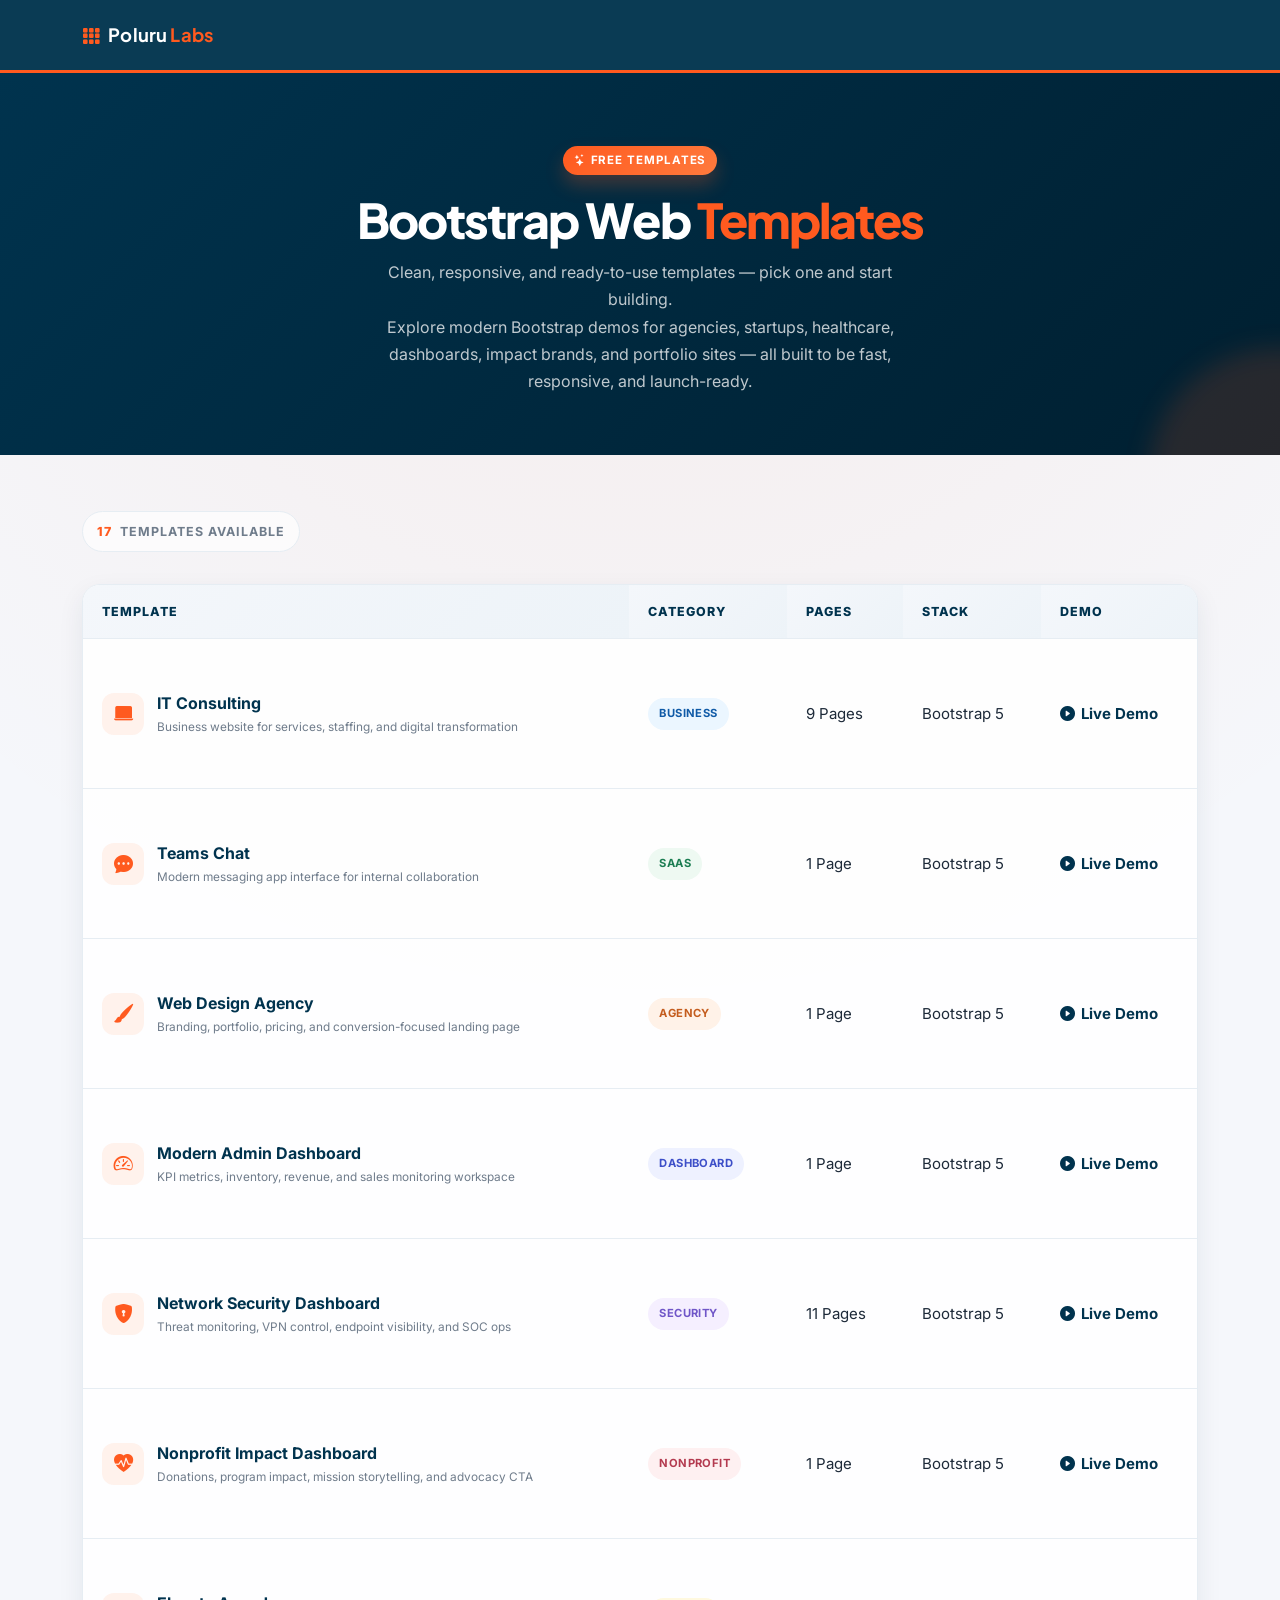
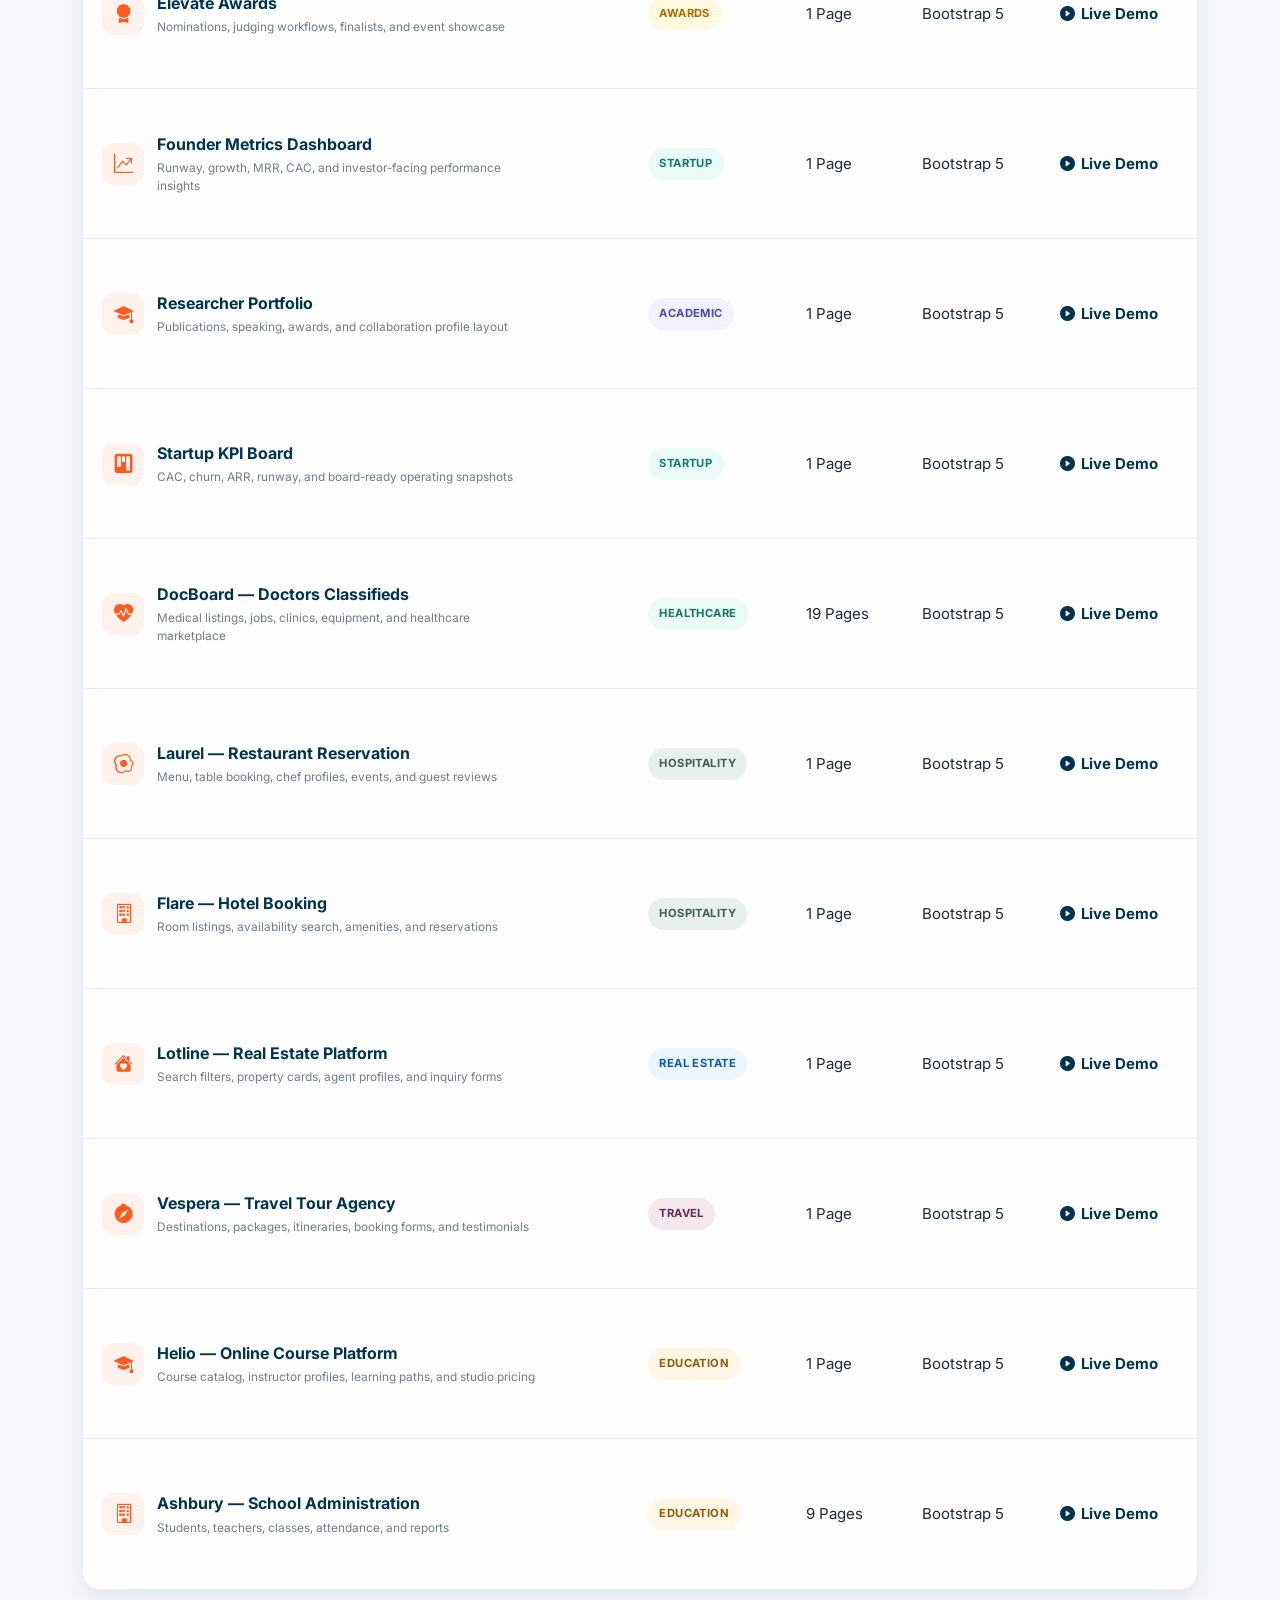
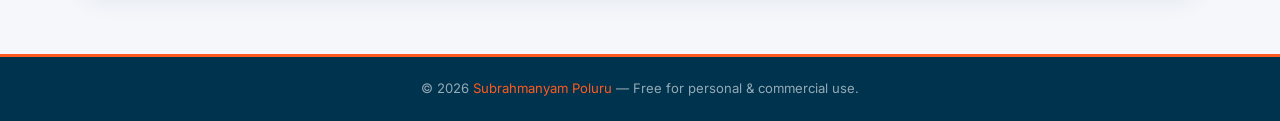
<file: web/bootstrap/index.html>
<!DOCTYPE html>
<html lang="en">
<head>
  <meta charset="UTF-8" />
  <meta name="viewport" content="width=device-width, initial-scale=1.0" />
  <meta name="description" content="Free Bootstrap web templates by Subrahmanyam Poluru — IT Consulting, Teams Chat, Web Design, Admin Dashboards, Nonprofit Impact, Elevate Awards, Founder Metrics, Researcher Portfolio, Startup KPI Board, DocBoard, Laurel restaurant, Flare hotel, Lotline real estate, Vespera travel, Helio online courses, Ashbury school administration." />
  <title>Free Bootstrap Templates — Subrahmanyam Poluru</title>

  <link rel="preconnect" href="https://fonts.googleapis.com" />
  <link rel="preconnect" href="https://fonts.gstatic.com" crossorigin />
  <link href="https://fonts.googleapis.com/css2?family=Inter:wght@400;500;600;700;800&family=Plus+Jakarta+Sans:wght@600;700;800&display=swap" rel="stylesheet" />

  <link href="https://cdn.jsdelivr.net/npm/bootstrap@5.3.3/dist/css/bootstrap.min.css" rel="stylesheet" />
  <link href="https://cdn.jsdelivr.net/npm/bootstrap-icons@1.11.3/font/bootstrap-icons.min.css" rel="stylesheet" />
  <link href="assets/css/index.css" rel="stylesheet" />
</head>
<body>

  <nav class="navbar site-navbar">
    <div class="container">
      <a class="navbar-brand" href="#">
        <i class="bi bi-grid-3x3-gap-fill me-2"></i>Poluru <span>Labs</span>
      </a>
    </div>
  </nav>

  <header class="page-header">
    <div class="badge-label"><i class="bi bi-stars me-1"></i>Free Templates</div>
    <h1>Bootstrap Web <span>Templates</span></h1>
    <p>Clean, responsive, and ready-to-use templates — pick one and start building.</p>
    <p class="page-lead">Explore modern Bootstrap demos for agencies, startups, healthcare, dashboards, impact brands, and portfolio sites — all built to be fast, responsive, and launch-ready.</p>
  </header>

  <main class="templates-section">
    <div class="container">
      <p class="section-count"><span>17</span> Templates Available</p>

      <div class="demo-table-wrap">
        <table class="demo-table" aria-label="Bootstrap templates demo links">
          <thead>
            <tr>
              <th>Template</th>
              <th>Category</th>
              <th>Pages</th>
              <th>Stack</th>
              <th>Demo</th>
            </tr>
          </thead>
          <tbody>
            <tr>
              <td>
                <div class="template-name">
                  <span class="template-icon"><i class="bi bi-laptop-fill"></i></span>
                  <div>
                    <strong>IT Consulting</strong>
                    <small>Business website for services, staffing, and digital transformation</small>
                  </div>
                </div>
              </td>
              <td><span class="table-tag business">Business</span></td>
              <td>9 Pages</td>
              <td>Bootstrap 5</td>
              <td><a href="it-consulting/index.html" class="demo-link" target="_blank" rel="noopener noreferrer"><i class="bi bi-play-circle-fill"></i> Live Demo</a></td>
            </tr>

            <tr>
              <td>
                <div class="template-name">
                  <span class="template-icon"><i class="bi bi-chat-dots-fill"></i></span>
                  <div>
                    <strong>Teams Chat</strong>
                    <small>Modern messaging app interface for internal collaboration</small>
                  </div>
                </div>
              </td>
              <td><span class="table-tag saas">SaaS</span></td>
              <td>1 Page</td>
              <td>Bootstrap 5</td>
              <td><a href="teams-chat/index.html" class="demo-link" target="_blank" rel="noopener noreferrer"><i class="bi bi-play-circle-fill"></i> Live Demo</a></td>
            </tr>

            <tr>
              <td>
                <div class="template-name">
                  <span class="template-icon"><i class="bi bi-brush-fill"></i></span>
                  <div>
                    <strong>Web Design Agency</strong>
                    <small>Branding, portfolio, pricing, and conversion-focused landing page</small>
                  </div>
                </div>
              </td>
              <td><span class="table-tag agency">Agency</span></td>
              <td>1 Page</td>
              <td>Bootstrap 5</td>
              <td><a href="webdesign/index.html" class="demo-link" target="_blank" rel="noopener noreferrer"><i class="bi bi-play-circle-fill"></i> Live Demo</a></td>
            </tr>

            <tr>
              <td>
                <div class="template-name">
                  <span class="template-icon"><i class="bi bi-speedometer2"></i></span>
                  <div>
                    <strong>Modern Admin Dashboard</strong>
                    <small>KPI metrics, inventory, revenue, and sales monitoring workspace</small>
                  </div>
                </div>
              </td>
              <td><span class="table-tag dashboard">Dashboard</span></td>
              <td>1 Page</td>
              <td>Bootstrap 5</td>
              <td><a href="modern-admin-dashboard/index.html" class="demo-link" target="_blank" rel="noopener noreferrer"><i class="bi bi-play-circle-fill"></i> Live Demo</a></td>
            </tr>

            <tr>
              <td>
                <div class="template-name">
                  <span class="template-icon"><i class="bi bi-shield-lock-fill"></i></span>
                  <div>
                    <strong>Network Security Dashboard</strong>
                    <small>Threat monitoring, VPN control, endpoint visibility, and SOC ops</small>
                  </div>
                </div>
              </td>
              <td><span class="table-tag security">Security</span></td>
              <td>11 Pages</td>
              <td>Bootstrap 5</td>
              <td><a href="modern-admin-network-dashboard/index.html" class="demo-link" target="_blank" rel="noopener noreferrer"><i class="bi bi-play-circle-fill"></i> Live Demo</a></td>
            </tr>

            <tr>
              <td>
                <div class="template-name">
                  <span class="template-icon"><i class="bi bi-heart-pulse-fill"></i></span>
                  <div>
                    <strong>Nonprofit Impact Dashboard</strong>
                    <small>Donations, program impact, mission storytelling, and advocacy CTA</small>
                  </div>
                </div>
              </td>
              <td><span class="table-tag nonprofit">Nonprofit</span></td>
              <td>1 Page</td>
              <td>Bootstrap 5</td>
              <td><a href="non-profit-impact-dashboard/index.html" class="demo-link" target="_blank" rel="noopener noreferrer"><i class="bi bi-play-circle-fill"></i> Live Demo</a></td>
            </tr>

            <tr>
              <td>
                <div class="template-name">
                  <span class="template-icon"><i class="bi bi-award-fill"></i></span>
                  <div>
                    <strong>Elevate Awards</strong>
                    <small>Nominations, judging workflows, finalists, and event showcase</small>
                  </div>
                </div>
              </td>
              <td><span class="table-tag awards">Awards</span></td>
              <td>1 Page</td>
              <td>Bootstrap 5</td>
              <td><a href="elevate-awards/index.html" class="demo-link" target="_blank" rel="noopener noreferrer"><i class="bi bi-play-circle-fill"></i> Live Demo</a></td>
            </tr>

            <tr>
              <td>
                <div class="template-name">
                  <span class="template-icon"><i class="bi bi-graph-up-arrow"></i></span>
                  <div>
                    <strong>Founder Metrics Dashboard</strong>
                    <small>Runway, growth, MRR, CAC, and investor-facing performance insights</small>
                  </div>
                </div>
              </td>
              <td><span class="table-tag startup">Startup</span></td>
              <td>1 Page</td>
              <td>Bootstrap 5</td>
              <td><a href="founder-metrics-dashboard-app/index.html" class="demo-link" target="_blank" rel="noopener noreferrer"><i class="bi bi-play-circle-fill"></i> Live Demo</a></td>
            </tr>

            <tr>
              <td>
                <div class="template-name">
                  <span class="template-icon"><i class="bi bi-mortarboard-fill"></i></span>
                  <div>
                    <strong>Researcher Portfolio</strong>
                    <small>Publications, speaking, awards, and collaboration profile layout</small>
                  </div>
                </div>
              </td>
              <td><span class="table-tag academic">Academic</span></td>
              <td>1 Page</td>
              <td>Bootstrap 5</td>
              <td><a href="researcher-portfolio/index.html" class="demo-link" target="_blank" rel="noopener noreferrer"><i class="bi bi-play-circle-fill"></i> Live Demo</a></td>
            </tr>

            <tr>
              <td>
                <div class="template-name">
                  <span class="template-icon"><i class="bi bi-kanban-fill"></i></span>
                  <div>
                    <strong>Startup KPI Board</strong>
                    <small>CAC, churn, ARR, runway, and board-ready operating snapshots</small>
                  </div>
                </div>
              </td>
              <td><span class="table-tag startup">Startup</span></td>
              <td>1 Page</td>
              <td>Bootstrap 5</td>
              <td><a href="startup-kpi-board/index.html" class="demo-link" target="_blank" rel="noopener noreferrer"><i class="bi bi-play-circle-fill"></i> Live Demo</a></td>
            </tr>

            <tr>
              <td>
                <div class="template-name">
                  <span class="template-icon"><i class="bi bi-heart-pulse-fill"></i></span>
                  <div>
                    <strong>DocBoard — Doctors Classifieds</strong>
                    <small>Medical listings, jobs, clinics, equipment, and healthcare marketplace</small>
                  </div>
                </div>
              </td>
              <td><span class="table-tag healthcare">Healthcare</span></td>
              <td>19 Pages</td>
              <td>Bootstrap 5</td>
              <td><a href="doctors-classifieds/index.html" class="demo-link" target="_blank" rel="noopener noreferrer"><i class="bi bi-play-circle-fill"></i> Live Demo</a></td>
            </tr>

            <tr>
              <td>
                <div class="template-name">
                  <span class="template-icon"><i class="bi bi-egg-fried"></i></span>
                  <div>
                    <strong>Laurel — Restaurant Reservation</strong>
                    <small>Menu, table booking, chef profiles, events, and guest reviews</small>
                  </div>
                </div>
              </td>
              <td><span class="table-tag hospitality">Hospitality</span></td>
              <td>1 Page</td>
              <td>Bootstrap 5</td>
              <td><a href="restaurant-reservation/index.html" class="demo-link" target="_blank" rel="noopener noreferrer"><i class="bi bi-play-circle-fill"></i> Live Demo</a></td>
            </tr>

            <tr>
              <td>
                <div class="template-name">
                  <span class="template-icon"><i class="bi bi-building"></i></span>
                  <div>
                    <strong>Flare — Hotel Booking</strong>
                    <small>Room listings, availability search, amenities, and reservations</small>
                  </div>
                </div>
              </td>
              <td><span class="table-tag hospitality">Hospitality</span></td>
              <td>1 Page</td>
              <td>Bootstrap 5</td>
              <td><a href="hotel-booking/index.html" class="demo-link" target="_blank" rel="noopener noreferrer"><i class="bi bi-play-circle-fill"></i> Live Demo</a></td>
            </tr>

            <tr>
              <td>
                <div class="template-name">
                  <span class="template-icon"><i class="bi bi-house-heart-fill"></i></span>
                  <div>
                    <strong>Lotline — Real Estate Platform</strong>
                    <small>Search filters, property cards, agent profiles, and inquiry forms</small>
                  </div>
                </div>
              </td>
              <td><span class="table-tag business">Real estate</span></td>
              <td>1 Page</td>
              <td>Bootstrap 5</td>
              <td><a href="real-estate-platform/index.html" class="demo-link" target="_blank" rel="noopener noreferrer"><i class="bi bi-play-circle-fill"></i> Live Demo</a></td>
            </tr>

            <tr>
              <td>
                <div class="template-name">
                  <span class="template-icon"><i class="bi bi-compass-fill"></i></span>
                  <div>
                    <strong>Vespera — Travel Tour Agency</strong>
                    <small>Destinations, packages, itineraries, booking forms, and testimonials</small>
                  </div>
                </div>
              </td>
              <td><span class="table-tag travel">Travel</span></td>
              <td>1 Page</td>
              <td>Bootstrap 5</td>
              <td><a href="travel-tour-agency/index.html" class="demo-link" target="_blank" rel="noopener noreferrer"><i class="bi bi-play-circle-fill"></i> Live Demo</a></td>
            </tr>

            <tr>
              <td>
                <div class="template-name">
                  <span class="template-icon"><i class="bi bi-mortarboard-fill"></i></span>
                  <div>
                    <strong>Helio — Online Course Platform</strong>
                    <small>Course catalog, instructor profiles, learning paths, and studio pricing</small>
                  </div>
                </div>
              </td>
              <td><span class="table-tag education">Education</span></td>
              <td>1 Page</td>
              <td>Bootstrap 5</td>
              <td><a href="online-course-platform/index.html" class="demo-link" target="_blank" rel="noopener noreferrer"><i class="bi bi-play-circle-fill"></i> Live Demo</a></td>
            </tr>

            <tr>
              <td>
                <div class="template-name">
                  <span class="template-icon"><i class="bi bi-building"></i></span>
                  <div>
                    <strong>Ashbury — School Administration</strong>
                    <small>Students, teachers, classes, attendance, and reports</small>
                  </div>
                </div>
              </td>
              <td><span class="table-tag education">Education</span></td>
              <td>9 Pages</td>
              <td>Bootstrap 5</td>
              <td><a href="school-administration/index.html" class="demo-link" target="_blank" rel="noopener noreferrer"><i class="bi bi-play-circle-fill"></i> Live Demo</a></td>
            </tr>
          </tbody>
        </table>
      </div>
    </div>
  </main>

  <footer class="site-footer">
    &copy; 2026 <a href="https://polurus.com" target="_blank" rel="noopener">Subrahmanyam Poluru</a> — Free for personal &amp; commercial use.
  </footer>

  <script src="https://cdn.jsdelivr.net/npm/bootstrap@5.3.3/dist/js/bootstrap.bundle.min.js"></script>
</body>
</html>
</file>
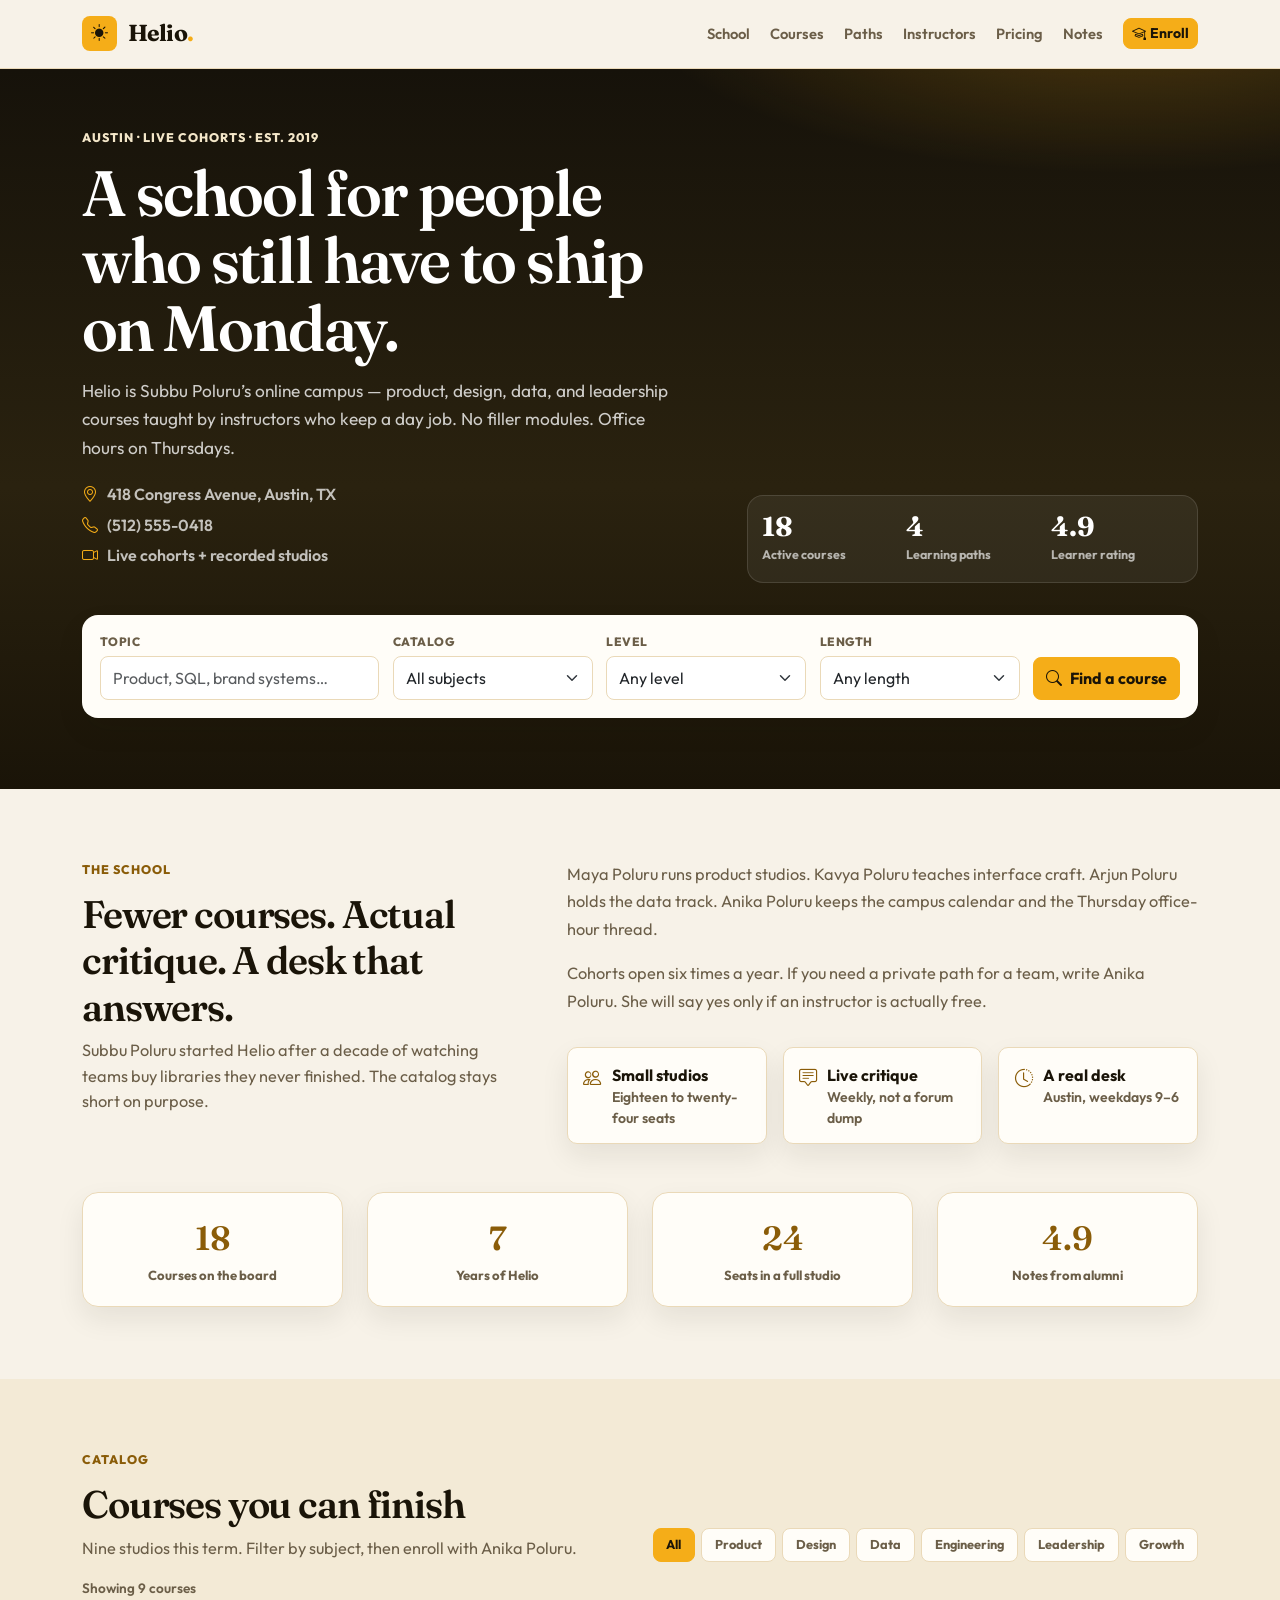
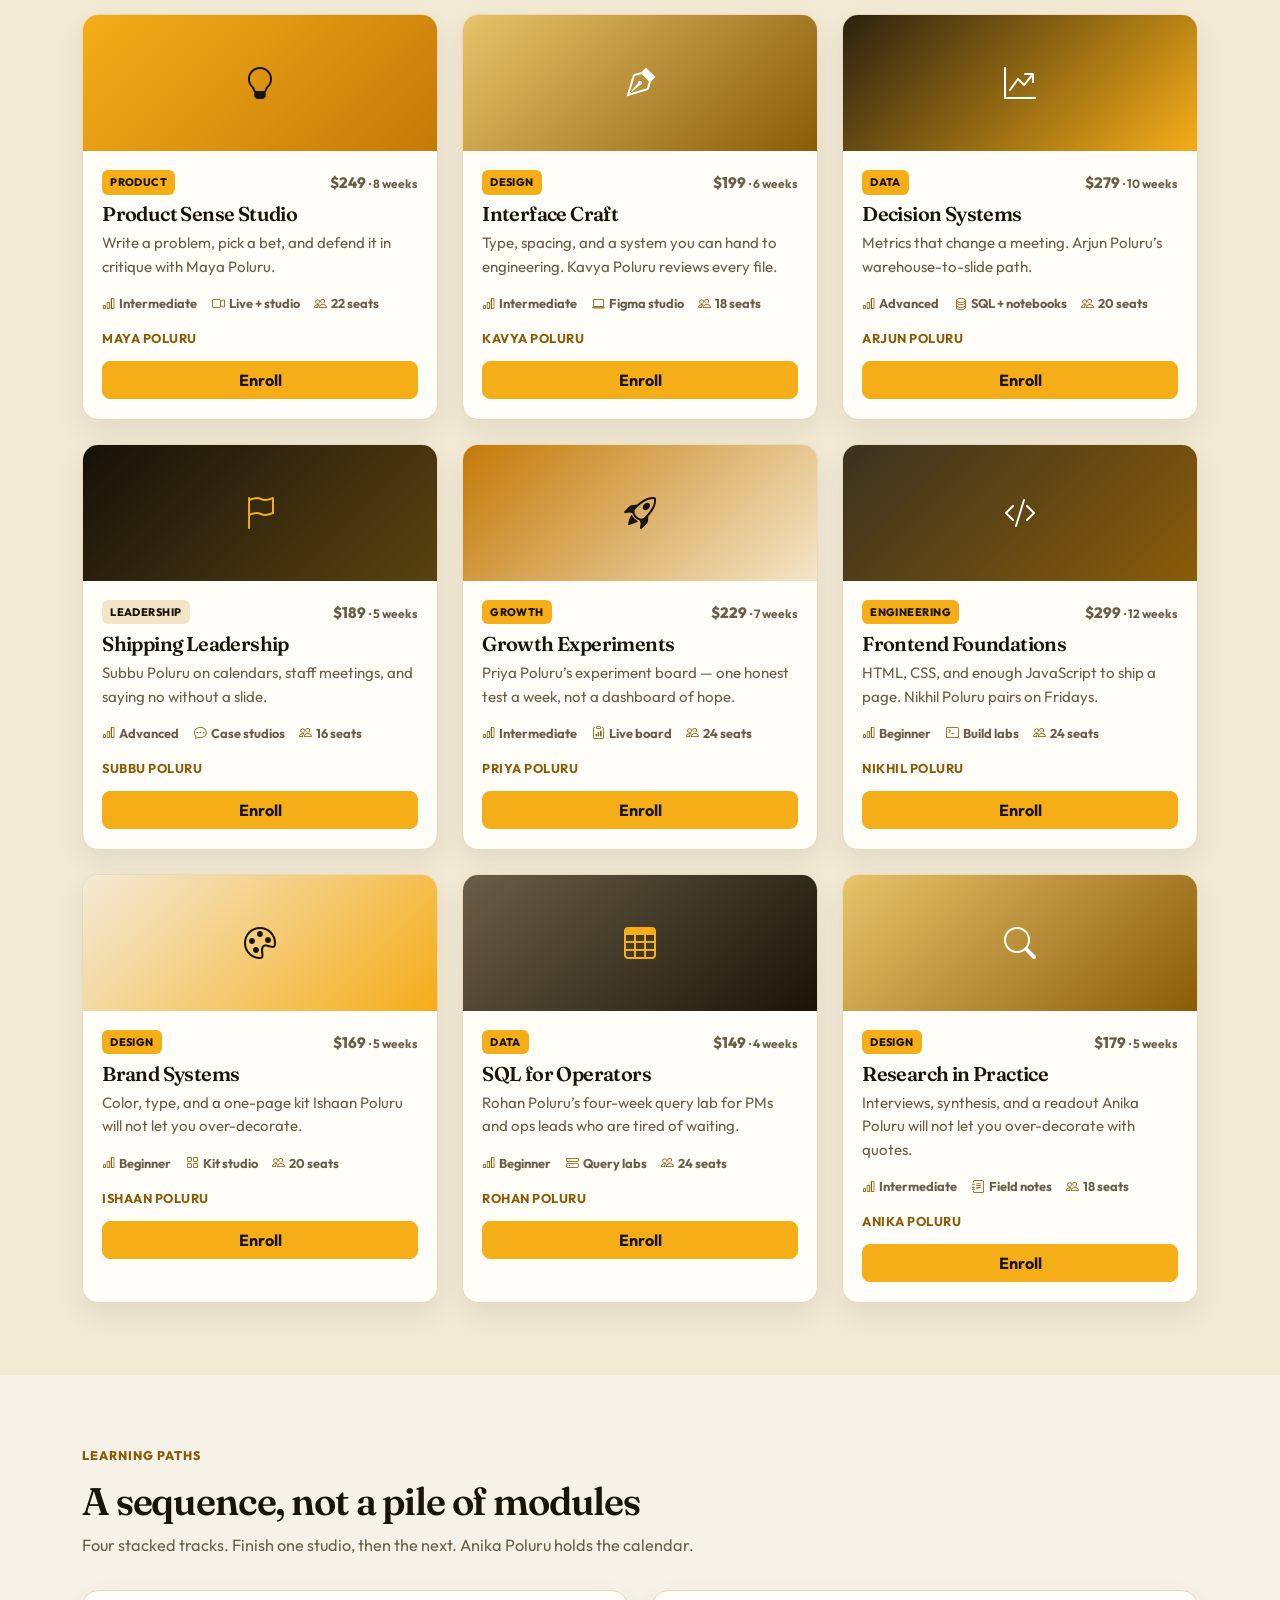
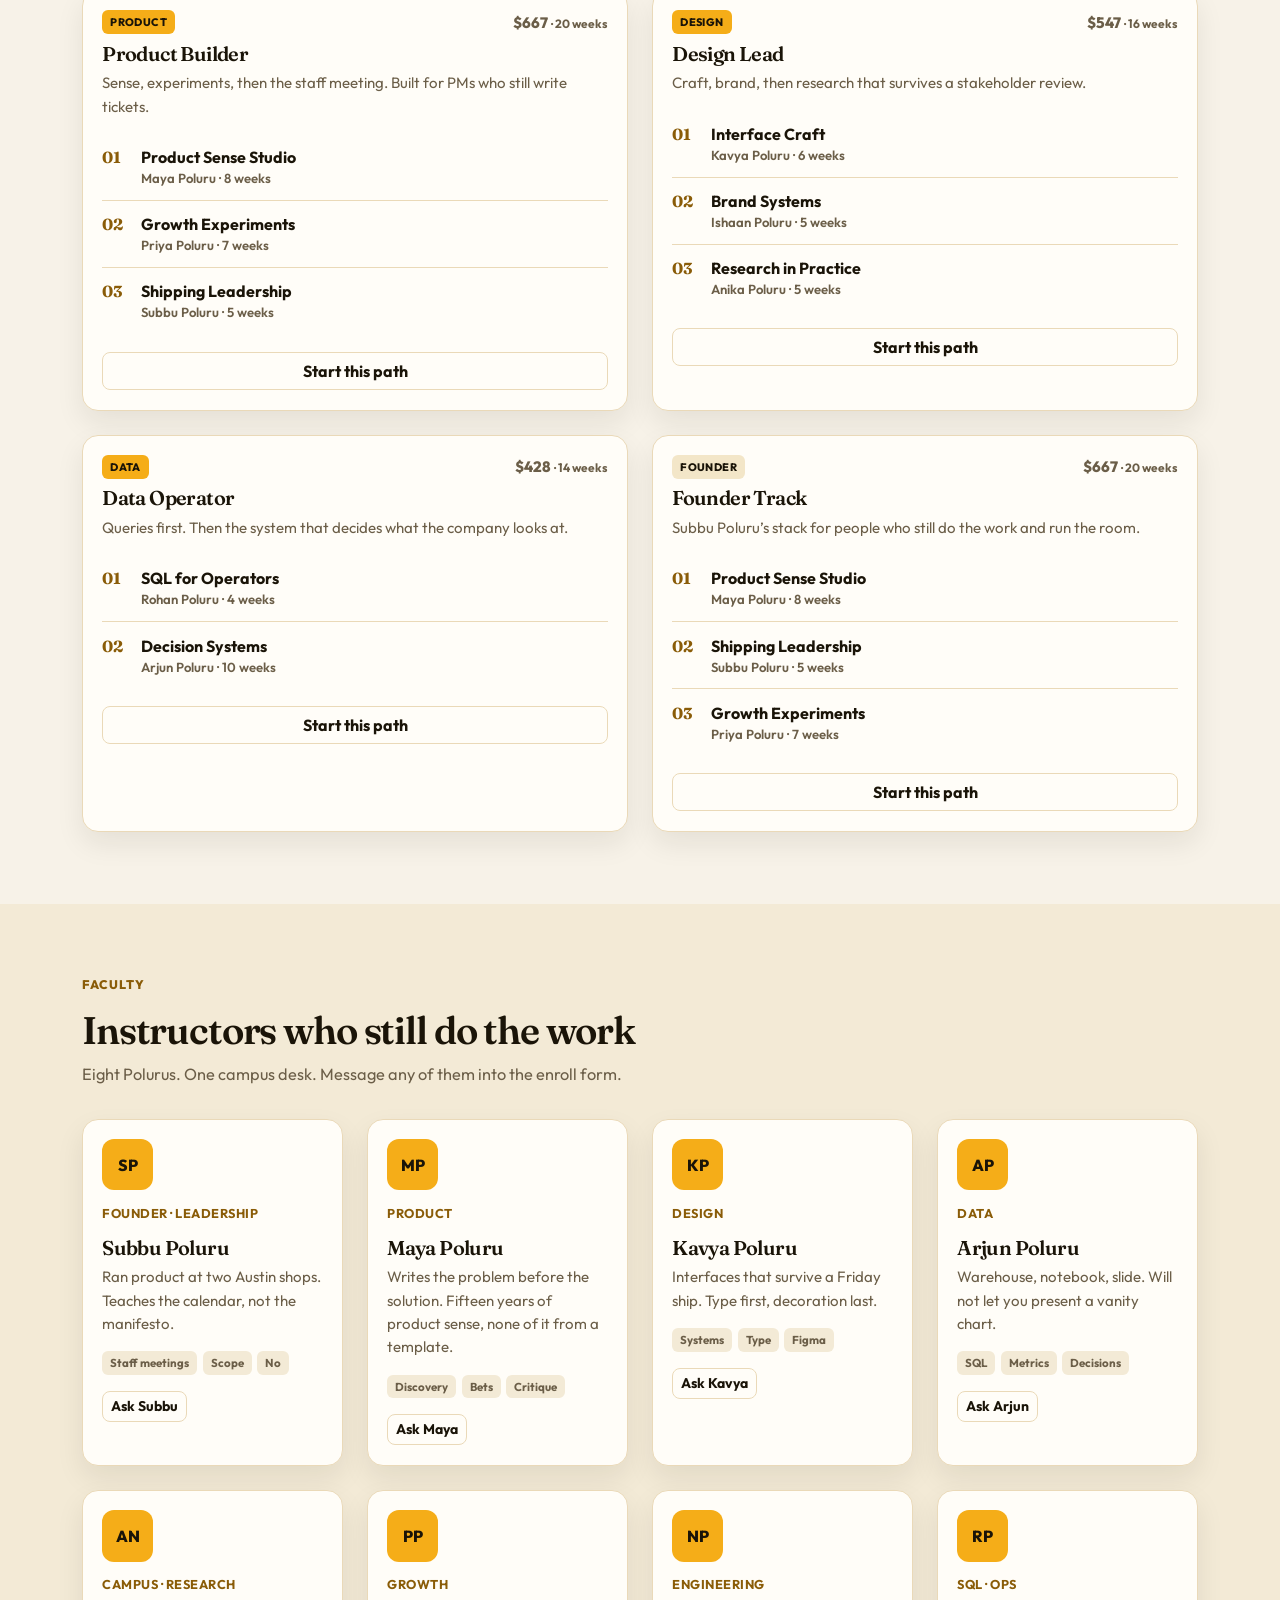
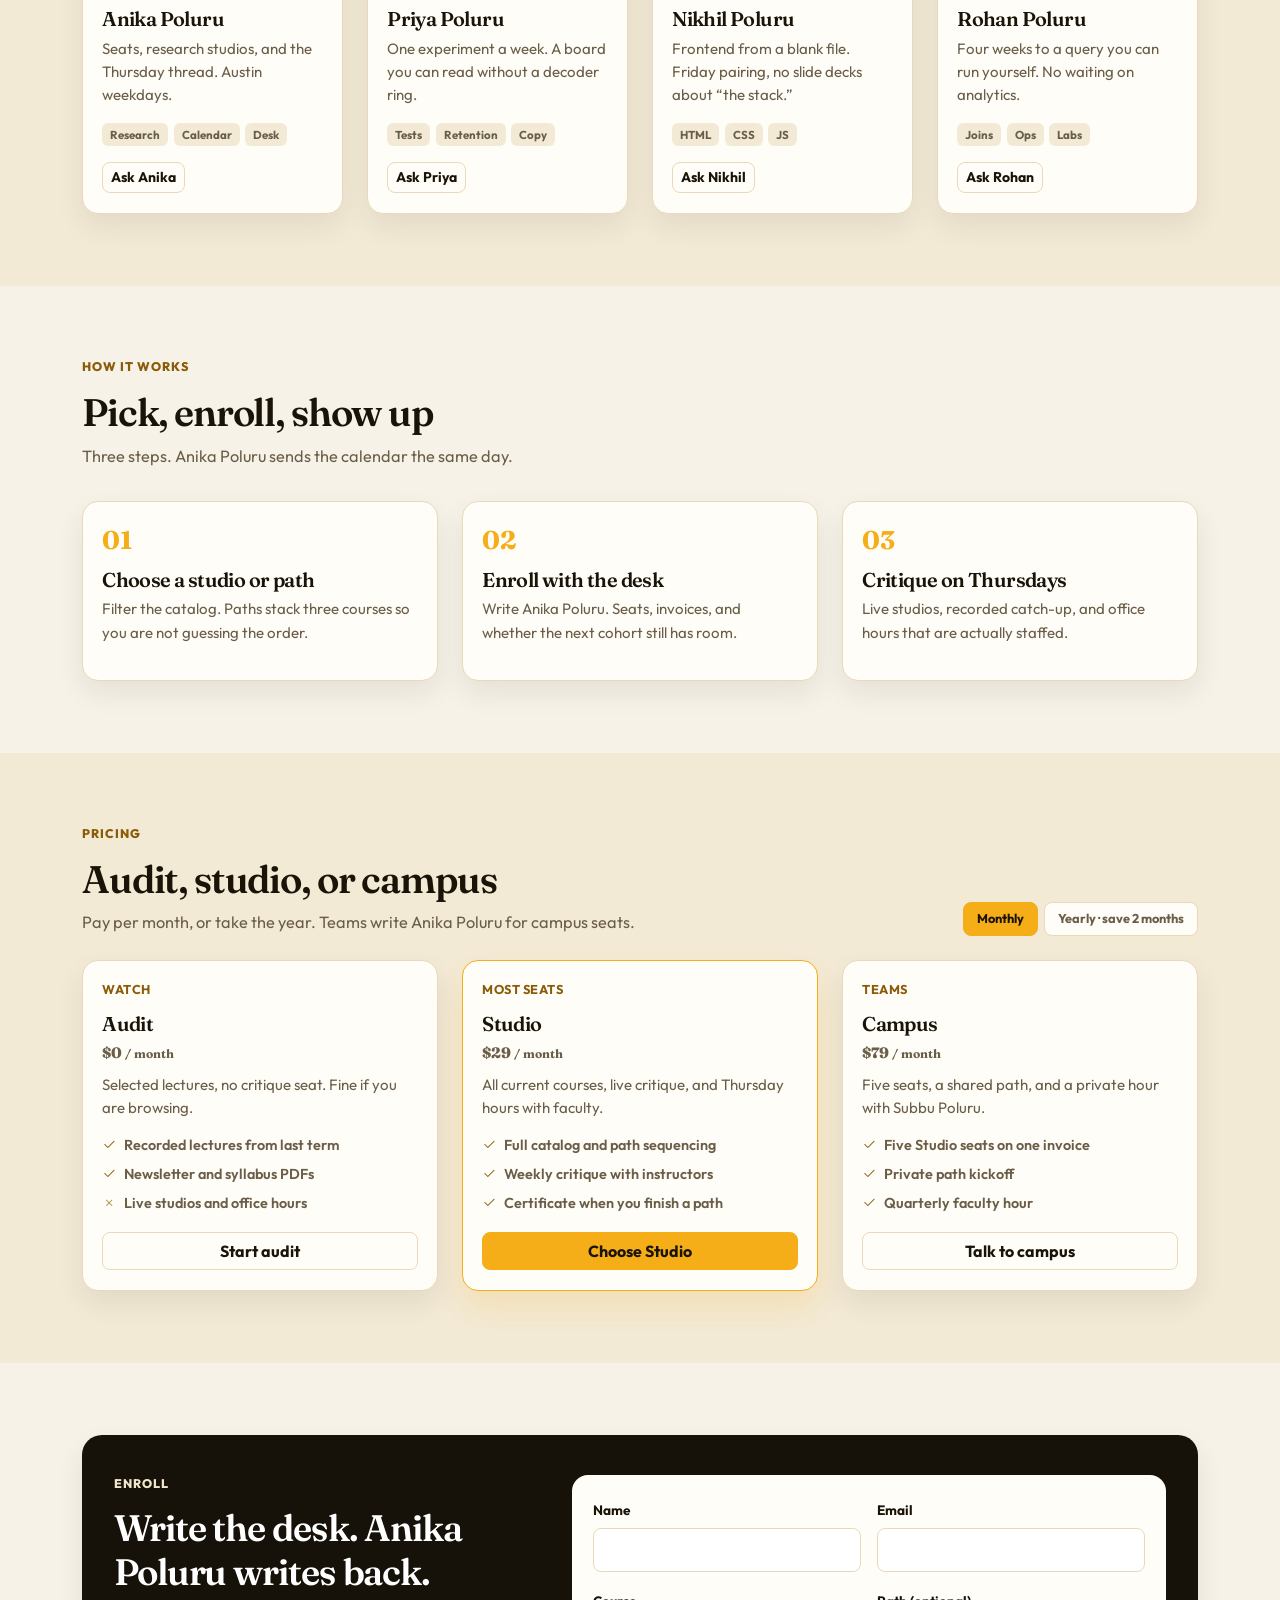
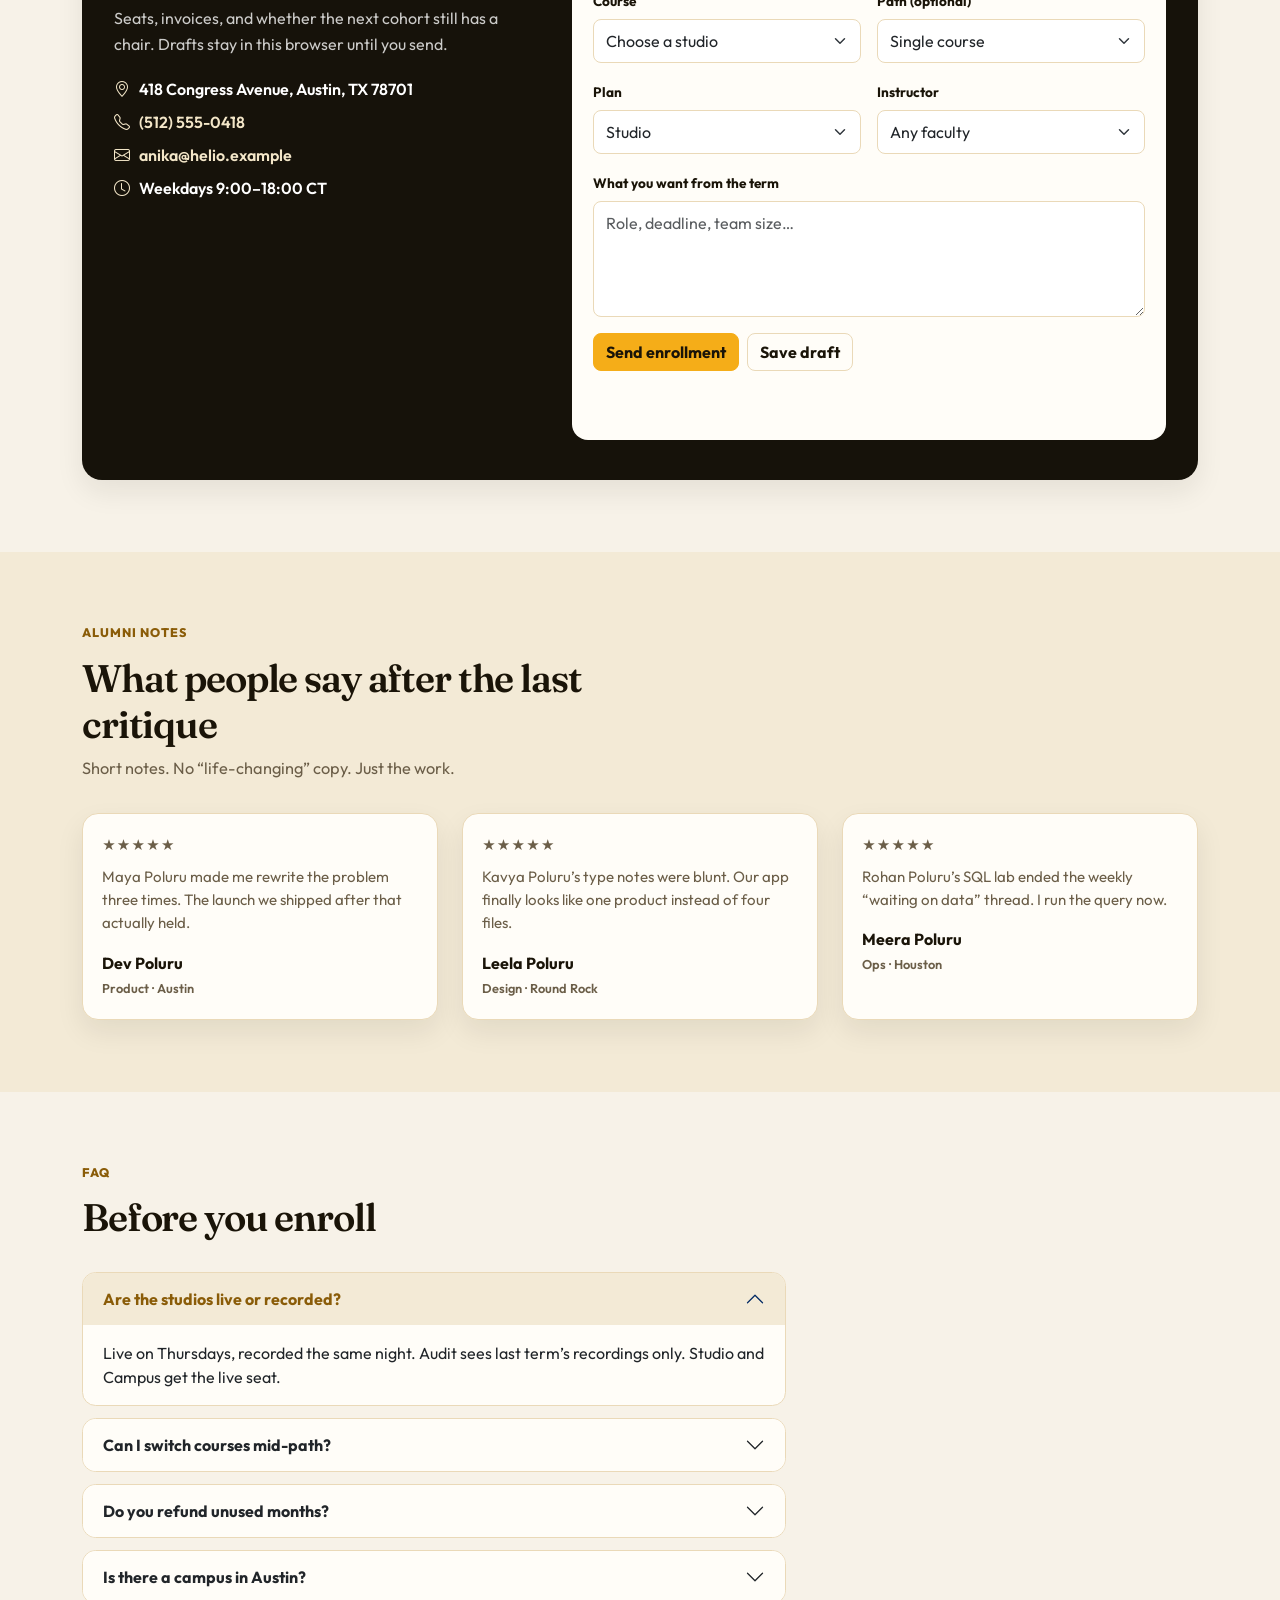
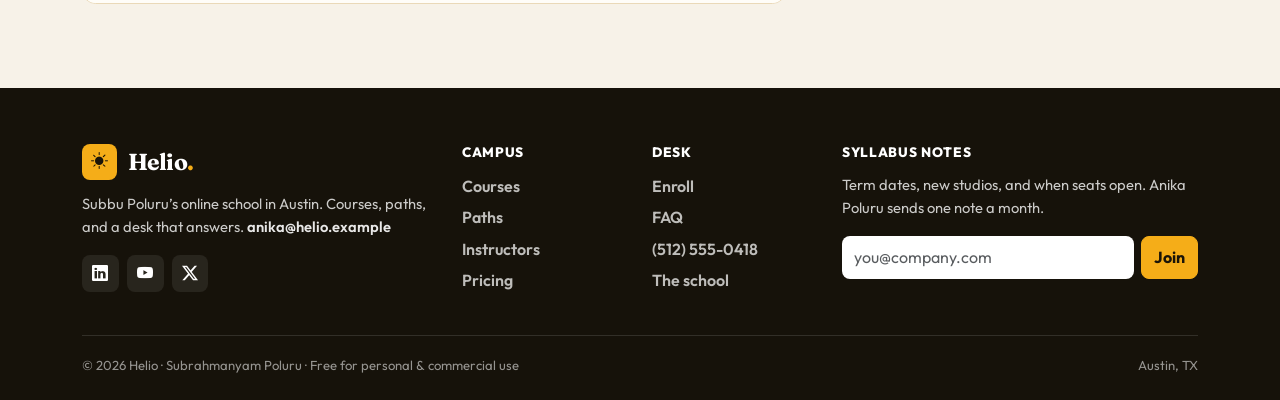
<file: web/bootstrap/online-course-platform/index.html>
<!DOCTYPE html>
<!--
  Helio — Online course platform
  Author: Subrahmanyam Poluru
  Website: https://polurus.com
  License: Free for Personal and Commercial Use
-->
<html lang="en">
<head>
  <meta charset="UTF-8" />
  <meta name="viewport" content="width=device-width, initial-scale=1.0" />
  <meta name="author" content="Subrahmanyam Poluru" />
  <meta name="description" content="Helio — Austin online school with a course catalog, instructor profiles, learning paths, and studio pricing." />
  <title>Helio — Online courses · Paths &amp; instructors</title>

  <link rel="preconnect" href="https://fonts.googleapis.com" />
  <link rel="preconnect" href="https://fonts.gstatic.com" crossorigin />
  <link href="https://fonts.googleapis.com/css2?family=Fraunces:opsz,wght@9..144,500;9..144,600;9..144,700&family=Outfit:wght@400;500;600;700;800&display=swap" rel="stylesheet" />

  <link href="https://cdn.jsdelivr.net/npm/bootstrap@5.3.3/dist/css/bootstrap.min.css" rel="stylesheet" />
  <link href="https://cdn.jsdelivr.net/npm/bootstrap-icons@1.11.3/font/bootstrap-icons.min.css" rel="stylesheet" />
  <link href="assets/css/style.css" rel="stylesheet" />
</head>
<body class="hl-body">
  <a class="hl-skip-link" href="#main-content">Skip to content</a>

  <nav class="navbar navbar-expand-lg hl-navbar sticky-top" id="hlNavbar" aria-label="Primary">
    <div class="container">
      <a class="navbar-brand hl-brand" href="#home">
        <span class="hl-brand-mark" aria-hidden="true"><i class="bi bi-brightness-high-fill"></i></span>
        <span>Helio<em>.</em></span>
      </a>
      <button class="navbar-toggler hl-toggler" type="button" data-bs-toggle="collapse" data-bs-target="#hlNav" aria-controls="hlNav" aria-expanded="false" aria-label="Toggle navigation">
        <i class="bi bi-list"></i>
      </button>
      <div class="collapse navbar-collapse" id="hlNav">
        <ul class="navbar-nav ms-auto align-items-lg-center gap-lg-1">
          <li class="nav-item"><a class="nav-link" href="#school">School</a></li>
          <li class="nav-item"><a class="nav-link" href="#courses">Courses</a></li>
          <li class="nav-item"><a class="nav-link" href="#paths">Paths</a></li>
          <li class="nav-item"><a class="nav-link" href="#instructors">Instructors</a></li>
          <li class="nav-item"><a class="nav-link" href="#pricing">Pricing</a></li>
          <li class="nav-item"><a class="nav-link" href="#notes">Notes</a></li>
          <li class="nav-item ms-lg-2">
            <a class="btn hl-btn-primary btn-sm" href="#enroll"><i class="bi bi-mortarboard me-1"></i>Enroll</a>
          </li>
        </ul>
      </div>
    </div>
  </nav>

  <main id="main-content">
    <header class="hl-hero" id="home">
      <div class="container">
        <div class="row align-items-end g-4">
          <div class="col-lg-7">
            <p class="hl-eyebrow hl-eyebrow-on-dark">Austin · Live cohorts · Est. 2019</p>
            <h1 class="hl-hero-title">A school for people who still have to ship on Monday.</h1>
            <p class="hl-hero-lead">
              Helio is Subbu Poluru’s online campus — product, design, data, and leadership courses taught by instructors who keep a day job. No filler modules. Office hours on Thursdays.
            </p>
            <ul class="hl-hero-points list-unstyled">
              <li><i class="bi bi-geo-alt"></i> 418 Congress Avenue, Austin, TX</li>
              <li><i class="bi bi-telephone"></i> (512) 555-0418</li>
              <li><i class="bi bi-camera-video"></i> Live cohorts + recorded studios</li>
            </ul>
          </div>
          <div class="col-lg-5">
            <aside class="hl-hero-stats" aria-label="Campus snapshot">
              <div><strong>18</strong><span>Active courses</span></div>
              <div><strong>4</strong><span>Learning paths</span></div>
              <div><strong>4.9</strong><span>Learner rating</span></div>
            </aside>
          </div>
        </div>

        <form class="hl-search" id="hlSearchForm" aria-label="Find a course">
          <div class="hl-search-field hl-search-grow">
            <label for="hlSearchQuery">Topic</label>
            <input class="form-control" id="hlSearchQuery" type="search" placeholder="Product, SQL, brand systems…" />
          </div>
          <div class="hl-search-field">
            <label for="hlSearchTopic">Catalog</label>
            <select class="form-select" id="hlSearchTopic">
              <option value="all">All subjects</option>
              <option value="product">Product</option>
              <option value="design">Design</option>
              <option value="data">Data</option>
              <option value="engineering">Engineering</option>
              <option value="leadership">Leadership</option>
              <option value="growth">Growth</option>
            </select>
          </div>
          <div class="hl-search-field">
            <label for="hlSearchLevel">Level</label>
            <select class="form-select" id="hlSearchLevel">
              <option value="all">Any level</option>
              <option value="beginner">Beginner</option>
              <option value="intermediate">Intermediate</option>
              <option value="advanced">Advanced</option>
            </select>
          </div>
          <div class="hl-search-field">
            <label for="hlSearchLength">Length</label>
            <select class="form-select" id="hlSearchLength">
              <option value="all">Any length</option>
              <option value="short">4–6 weeks</option>
              <option value="mid">7–8 weeks</option>
              <option value="long">10–12 weeks</option>
            </select>
          </div>
          <button type="submit" class="btn hl-btn-primary hl-search-submit">
            <i class="bi bi-search me-2"></i>Find a course
          </button>
        </form>
        <p class="hl-search-note" id="hlSearchNote" role="status" aria-live="polite"></p>
      </div>
    </header>

    <section class="hl-section" id="school">
      <div class="container">
        <div class="row g-4 g-lg-5 align-items-start">
          <div class="col-lg-5">
            <p class="hl-eyebrow">The school</p>
            <h2 class="hl-section-title">Fewer courses. Actual critique. A desk that answers.</h2>
            <p class="hl-section-sub">Subbu Poluru started Helio after a decade of watching teams buy libraries they never finished. The catalog stays short on purpose.</p>
          </div>
          <div class="col-lg-7">
            <div class="hl-prose">
              <p>
                Maya Poluru runs product studios. Kavya Poluru teaches interface craft. Arjun Poluru holds the data track. Anika Poluru keeps the campus calendar and the Thursday office-hour thread.
              </p>
              <p>
                Cohorts open six times a year. If you need a private path for a team, write Anika Poluru. She will say yes only if an instructor is actually free.
              </p>
            </div>
            <div class="row g-3 mt-1">
              <div class="col-sm-4">
                <div class="hl-chip-card">
                  <i class="bi bi-people"></i>
                  <div>
                    <strong>Small studios</strong>
                    <span>Eighteen to twenty-four seats</span>
                  </div>
                </div>
              </div>
              <div class="col-sm-4">
                <div class="hl-chip-card">
                  <i class="bi bi-chat-square-text"></i>
                  <div>
                    <strong>Live critique</strong>
                    <span>Weekly, not a forum dump</span>
                  </div>
                </div>
              </div>
              <div class="col-sm-4">
                <div class="hl-chip-card">
                  <i class="bi bi-clock-history"></i>
                  <div>
                    <strong>A real desk</strong>
                    <span>Austin, weekdays 9–6</span>
                  </div>
                </div>
              </div>
            </div>
          </div>
        </div>
        <div class="row g-3 g-lg-4 mt-4">
          <div class="col-6 col-lg-3">
            <article class="hl-metric">
              <p class="hl-metric-value"><span class="hl-counter" data-target="18">0</span></p>
              <p class="hl-metric-label">Courses on the board</p>
            </article>
          </div>
          <div class="col-6 col-lg-3">
            <article class="hl-metric">
              <p class="hl-metric-value"><span class="hl-counter" data-target="7">0</span></p>
              <p class="hl-metric-label">Years of Helio</p>
            </article>
          </div>
          <div class="col-6 col-lg-3">
            <article class="hl-metric">
              <p class="hl-metric-value"><span class="hl-counter" data-target="24">0</span></p>
              <p class="hl-metric-label">Seats in a full studio</p>
            </article>
          </div>
          <div class="col-6 col-lg-3">
            <article class="hl-metric">
              <p class="hl-metric-value"><span class="hl-counter" data-decimals="1" data-target="4.9">0</span></p>
              <p class="hl-metric-label">Notes from alumni</p>
            </article>
          </div>
        </div>
      </div>
    </section>

    <section class="hl-section hl-section-soft" id="courses">
      <div class="container">
        <div class="d-flex flex-wrap justify-content-between align-items-end gap-3 mb-3">
          <div class="hl-section-head mb-0">
            <p class="hl-eyebrow">Catalog</p>
            <h2 class="hl-section-title">Courses you can finish</h2>
            <p class="hl-section-sub">Nine studios this term. Filter by subject, then enroll with Anika Poluru.</p>
          </div>
          <div class="hl-filter-chips" role="group" aria-label="Filter courses">
            <button type="button" class="hl-chip is-active" data-course-filter="all">All</button>
            <button type="button" class="hl-chip" data-course-filter="product">Product</button>
            <button type="button" class="hl-chip" data-course-filter="design">Design</button>
            <button type="button" class="hl-chip" data-course-filter="data">Data</button>
            <button type="button" class="hl-chip" data-course-filter="engineering">Engineering</button>
            <button type="button" class="hl-chip" data-course-filter="leadership">Leadership</button>
            <button type="button" class="hl-chip" data-course-filter="growth">Growth</button>
          </div>
        </div>
        <p class="hl-result-count" id="hlCourseCount">Showing 9 courses</p>
        <div class="row g-3 g-lg-4" id="hlCourseGrid">
          <div class="col-md-6 col-xl-4 hl-course-item" data-topic="product" data-level="intermediate" data-length="mid" data-name="Product Sense Studio">
            <article class="hl-course">
              <div class="hl-course-visual hl-course-visual-a" aria-hidden="true"><i class="bi bi-lightbulb"></i></div>
              <div class="hl-course-body">
                <div class="hl-course-meta">
                  <span class="hl-pill">Product</span>
                  <p class="hl-price">$249 <span>· 8 weeks</span></p>
                </div>
                <h3>Product Sense Studio</h3>
                <p>Write a problem, pick a bet, and defend it in critique with Maya Poluru.</p>
                <ul class="hl-course-facts">
                  <li><i class="bi bi-bar-chart"></i>Intermediate</li>
                  <li><i class="bi bi-camera-video"></i>Live + studio</li>
                  <li><i class="bi bi-people"></i>22 seats</li>
                </ul>
                <p class="hl-meta">Maya Poluru</p>
                <button type="button" class="btn hl-btn-primary w-100 hl-enroll-course" data-course="Product Sense Studio">Enroll</button>
              </div>
            </article>
          </div>
          <div class="col-md-6 col-xl-4 hl-course-item" data-topic="design" data-level="intermediate" data-length="short" data-name="Interface Craft">
            <article class="hl-course">
              <div class="hl-course-visual hl-course-visual-b" aria-hidden="true"><i class="bi bi-vector-pen"></i></div>
              <div class="hl-course-body">
                <div class="hl-course-meta">
                  <span class="hl-pill">Design</span>
                  <p class="hl-price">$199 <span>· 6 weeks</span></p>
                </div>
                <h3>Interface Craft</h3>
                <p>Type, spacing, and a system you can hand to engineering. Kavya Poluru reviews every file.</p>
                <ul class="hl-course-facts">
                  <li><i class="bi bi-bar-chart"></i>Intermediate</li>
                  <li><i class="bi bi-laptop"></i>Figma studio</li>
                  <li><i class="bi bi-people"></i>18 seats</li>
                </ul>
                <p class="hl-meta">Kavya Poluru</p>
                <button type="button" class="btn hl-btn-primary w-100 hl-enroll-course" data-course="Interface Craft">Enroll</button>
              </div>
            </article>
          </div>
          <div class="col-md-6 col-xl-4 hl-course-item" data-topic="data" data-level="advanced" data-length="long" data-name="Decision Systems">
            <article class="hl-course">
              <div class="hl-course-visual hl-course-visual-c" aria-hidden="true"><i class="bi bi-graph-up-arrow"></i></div>
              <div class="hl-course-body">
                <div class="hl-course-meta">
                  <span class="hl-pill">Data</span>
                  <p class="hl-price">$279 <span>· 10 weeks</span></p>
                </div>
                <h3>Decision Systems</h3>
                <p>Metrics that change a meeting. Arjun Poluru’s warehouse-to-slide path.</p>
                <ul class="hl-course-facts">
                  <li><i class="bi bi-bar-chart"></i>Advanced</li>
                  <li><i class="bi bi-database"></i>SQL + notebooks</li>
                  <li><i class="bi bi-people"></i>20 seats</li>
                </ul>
                <p class="hl-meta">Arjun Poluru</p>
                <button type="button" class="btn hl-btn-primary w-100 hl-enroll-course" data-course="Decision Systems">Enroll</button>
              </div>
            </article>
          </div>
          <div class="col-md-6 col-xl-4 hl-course-item" data-topic="leadership" data-level="advanced" data-length="short" data-name="Shipping Leadership">
            <article class="hl-course">
              <div class="hl-course-visual hl-course-visual-d" aria-hidden="true"><i class="bi bi-flag"></i></div>
              <div class="hl-course-body">
                <div class="hl-course-meta">
                  <span class="hl-pill hl-pill-alt">Leadership</span>
                  <p class="hl-price">$189 <span>· 5 weeks</span></p>
                </div>
                <h3>Shipping Leadership</h3>
                <p>Subbu Poluru on calendars, staff meetings, and saying no without a slide.</p>
                <ul class="hl-course-facts">
                  <li><i class="bi bi-bar-chart"></i>Advanced</li>
                  <li><i class="bi bi-chat-dots"></i>Case studios</li>
                  <li><i class="bi bi-people"></i>16 seats</li>
                </ul>
                <p class="hl-meta">Subbu Poluru</p>
                <button type="button" class="btn hl-btn-primary w-100 hl-enroll-course" data-course="Shipping Leadership">Enroll</button>
              </div>
            </article>
          </div>
          <div class="col-md-6 col-xl-4 hl-course-item" data-topic="growth" data-level="intermediate" data-length="mid" data-name="Growth Experiments">
            <article class="hl-course">
              <div class="hl-course-visual hl-course-visual-e" aria-hidden="true"><i class="bi bi-rocket-takeoff"></i></div>
              <div class="hl-course-body">
                <div class="hl-course-meta">
                  <span class="hl-pill">Growth</span>
                  <p class="hl-price">$229 <span>· 7 weeks</span></p>
                </div>
                <h3>Growth Experiments</h3>
                <p>Priya Poluru’s experiment board — one honest test a week, not a dashboard of hope.</p>
                <ul class="hl-course-facts">
                  <li><i class="bi bi-bar-chart"></i>Intermediate</li>
                  <li><i class="bi bi-clipboard-data"></i>Live board</li>
                  <li><i class="bi bi-people"></i>24 seats</li>
                </ul>
                <p class="hl-meta">Priya Poluru</p>
                <button type="button" class="btn hl-btn-primary w-100 hl-enroll-course" data-course="Growth Experiments">Enroll</button>
              </div>
            </article>
          </div>
          <div class="col-md-6 col-xl-4 hl-course-item" data-topic="engineering" data-level="beginner" data-length="long" data-name="Frontend Foundations">
            <article class="hl-course">
              <div class="hl-course-visual hl-course-visual-f" aria-hidden="true"><i class="bi bi-code-slash"></i></div>
              <div class="hl-course-body">
                <div class="hl-course-meta">
                  <span class="hl-pill">Engineering</span>
                  <p class="hl-price">$299 <span>· 12 weeks</span></p>
                </div>
                <h3>Frontend Foundations</h3>
                <p>HTML, CSS, and enough JavaScript to ship a page. Nikhil Poluru pairs on Fridays.</p>
                <ul class="hl-course-facts">
                  <li><i class="bi bi-bar-chart"></i>Beginner</li>
                  <li><i class="bi bi-terminal"></i>Build labs</li>
                  <li><i class="bi bi-people"></i>24 seats</li>
                </ul>
                <p class="hl-meta">Nikhil Poluru</p>
                <button type="button" class="btn hl-btn-primary w-100 hl-enroll-course" data-course="Frontend Foundations">Enroll</button>
              </div>
            </article>
          </div>
          <div class="col-md-6 col-xl-4 hl-course-item" data-topic="design" data-level="beginner" data-length="short" data-name="Brand Systems">
            <article class="hl-course">
              <div class="hl-course-visual hl-course-visual-g" aria-hidden="true"><i class="bi bi-palette"></i></div>
              <div class="hl-course-body">
                <div class="hl-course-meta">
                  <span class="hl-pill">Design</span>
                  <p class="hl-price">$169 <span>· 5 weeks</span></p>
                </div>
                <h3>Brand Systems</h3>
                <p>Color, type, and a one-page kit Ishaan Poluru will not let you over-decorate.</p>
                <ul class="hl-course-facts">
                  <li><i class="bi bi-bar-chart"></i>Beginner</li>
                  <li><i class="bi bi-grid"></i>Kit studio</li>
                  <li><i class="bi bi-people"></i>20 seats</li>
                </ul>
                <p class="hl-meta">Ishaan Poluru</p>
                <button type="button" class="btn hl-btn-primary w-100 hl-enroll-course" data-course="Brand Systems">Enroll</button>
              </div>
            </article>
          </div>
          <div class="col-md-6 col-xl-4 hl-course-item" data-topic="data" data-level="beginner" data-length="short" data-name="SQL for Operators">
            <article class="hl-course">
              <div class="hl-course-visual hl-course-visual-h" aria-hidden="true"><i class="bi bi-table"></i></div>
              <div class="hl-course-body">
                <div class="hl-course-meta">
                  <span class="hl-pill">Data</span>
                  <p class="hl-price">$149 <span>· 4 weeks</span></p>
                </div>
                <h3>SQL for Operators</h3>
                <p>Rohan Poluru’s four-week query lab for PMs and ops leads who are tired of waiting.</p>
                <ul class="hl-course-facts">
                  <li><i class="bi bi-bar-chart"></i>Beginner</li>
                  <li><i class="bi bi-hdd-stack"></i>Query labs</li>
                  <li><i class="bi bi-people"></i>24 seats</li>
                </ul>
                <p class="hl-meta">Rohan Poluru</p>
                <button type="button" class="btn hl-btn-primary w-100 hl-enroll-course" data-course="SQL for Operators">Enroll</button>
              </div>
            </article>
          </div>
          <div class="col-md-6 col-xl-4 hl-course-item" data-topic="design" data-level="intermediate" data-length="short" data-name="Research in Practice">
            <article class="hl-course">
              <div class="hl-course-visual hl-course-visual-b" aria-hidden="true"><i class="bi bi-search"></i></div>
              <div class="hl-course-body">
                <div class="hl-course-meta">
                  <span class="hl-pill">Design</span>
                  <p class="hl-price">$179 <span>· 5 weeks</span></p>
                </div>
                <h3>Research in Practice</h3>
                <p>Interviews, synthesis, and a readout Anika Poluru will not let you over-decorate with quotes.</p>
                <ul class="hl-course-facts">
                  <li><i class="bi bi-bar-chart"></i>Intermediate</li>
                  <li><i class="bi bi-journal-text"></i>Field notes</li>
                  <li><i class="bi bi-people"></i>18 seats</li>
                </ul>
                <p class="hl-meta">Anika Poluru</p>
                <button type="button" class="btn hl-btn-primary w-100 hl-enroll-course" data-course="Research in Practice">Enroll</button>
              </div>
            </article>
          </div>
        </div>
        <p class="hl-empty-state d-none" id="hlCourseEmpty">No studios match that filter. Try another subject or length.</p>
      </div>
    </section>

    <section class="hl-section" id="paths">
      <div class="container">
        <div class="hl-section-head">
          <p class="hl-eyebrow">Learning paths</p>
          <h2 class="hl-section-title">A sequence, not a pile of modules</h2>
          <p class="hl-section-sub">Four stacked tracks. Finish one studio, then the next. Anika Poluru holds the calendar.</p>
        </div>
        <div class="row g-3 g-lg-4">
          <div class="col-lg-6">
            <article class="hl-path">
              <div class="hl-path-top">
                <span class="hl-pill">Product</span>
                <p class="hl-price">$667 <span>· 20 weeks</span></p>
              </div>
              <h3>Product Builder</h3>
              <p>Sense, experiments, then the staff meeting. Built for PMs who still write tickets.</p>
              <ol class="hl-path-steps">
                <li><span>01</span><div><strong>Product Sense Studio</strong><em>Maya Poluru · 8 weeks</em></div></li>
                <li><span>02</span><div><strong>Growth Experiments</strong><em>Priya Poluru · 7 weeks</em></div></li>
                <li><span>03</span><div><strong>Shipping Leadership</strong><em>Subbu Poluru · 5 weeks</em></div></li>
              </ol>
              <button type="button" class="btn hl-btn-ghost w-100 hl-enroll-path" data-path="Product Builder" data-course="Product Sense Studio">Start this path</button>
            </article>
          </div>
          <div class="col-lg-6">
            <article class="hl-path">
              <div class="hl-path-top">
                <span class="hl-pill">Design</span>
                <p class="hl-price">$547 <span>· 16 weeks</span></p>
              </div>
              <h3>Design Lead</h3>
              <p>Craft, brand, then research that survives a stakeholder review.</p>
              <ol class="hl-path-steps">
                <li><span>01</span><div><strong>Interface Craft</strong><em>Kavya Poluru · 6 weeks</em></div></li>
                <li><span>02</span><div><strong>Brand Systems</strong><em>Ishaan Poluru · 5 weeks</em></div></li>
                <li><span>03</span><div><strong>Research in Practice</strong><em>Anika Poluru · 5 weeks</em></div></li>
              </ol>
              <button type="button" class="btn hl-btn-ghost w-100 hl-enroll-path" data-path="Design Lead" data-course="Interface Craft">Start this path</button>
            </article>
          </div>
          <div class="col-lg-6">
            <article class="hl-path">
              <div class="hl-path-top">
                <span class="hl-pill">Data</span>
                <p class="hl-price">$428 <span>· 14 weeks</span></p>
              </div>
              <h3>Data Operator</h3>
              <p>Queries first. Then the system that decides what the company looks at.</p>
              <ol class="hl-path-steps">
                <li><span>01</span><div><strong>SQL for Operators</strong><em>Rohan Poluru · 4 weeks</em></div></li>
                <li><span>02</span><div><strong>Decision Systems</strong><em>Arjun Poluru · 10 weeks</em></div></li>
              </ol>
              <button type="button" class="btn hl-btn-ghost w-100 hl-enroll-path" data-path="Data Operator" data-course="SQL for Operators">Start this path</button>
            </article>
          </div>
          <div class="col-lg-6">
            <article class="hl-path">
              <div class="hl-path-top">
                <span class="hl-pill hl-pill-alt">Founder</span>
                <p class="hl-price">$667 <span>· 20 weeks</span></p>
              </div>
              <h3>Founder Track</h3>
              <p>Subbu Poluru’s stack for people who still do the work and run the room.</p>
              <ol class="hl-path-steps">
                <li><span>01</span><div><strong>Product Sense Studio</strong><em>Maya Poluru · 8 weeks</em></div></li>
                <li><span>02</span><div><strong>Shipping Leadership</strong><em>Subbu Poluru · 5 weeks</em></div></li>
                <li><span>03</span><div><strong>Growth Experiments</strong><em>Priya Poluru · 7 weeks</em></div></li>
              </ol>
              <button type="button" class="btn hl-btn-ghost w-100 hl-enroll-path" data-path="Founder Track" data-course="Product Sense Studio">Start this path</button>
            </article>
          </div>
        </div>
      </div>
    </section>

    <section class="hl-section hl-section-soft" id="instructors">
      <div class="container">
        <div class="hl-section-head">
          <p class="hl-eyebrow">Faculty</p>
          <h2 class="hl-section-title">Instructors who still do the work</h2>
          <p class="hl-section-sub">Eight Polurus. One campus desk. Message any of them into the enroll form.</p>
        </div>
        <div class="row g-3 g-lg-4">
          <div class="col-md-6 col-xl-3">
            <article class="hl-instructor">
              <div class="hl-avatar" aria-hidden="true">SP</div>
              <p class="hl-label">Founder · Leadership</p>
              <h3>Subbu Poluru</h3>
              <p>Ran product at two Austin shops. Teaches the calendar, not the manifesto.</p>
              <ul class="hl-tags list-unstyled">
                <li>Staff meetings</li>
                <li>Scope</li>
                <li>No</li>
              </ul>
              <button type="button" class="btn hl-btn-ghost btn-sm hl-ask-instructor" data-instructor="Subbu Poluru" data-course="Shipping Leadership">Ask Subbu</button>
            </article>
          </div>
          <div class="col-md-6 col-xl-3">
            <article class="hl-instructor">
              <div class="hl-avatar" aria-hidden="true">MP</div>
              <p class="hl-label">Product</p>
              <h3>Maya Poluru</h3>
              <p>Writes the problem before the solution. Fifteen years of product sense, none of it from a template.</p>
              <ul class="hl-tags list-unstyled">
                <li>Discovery</li>
                <li>Bets</li>
                <li>Critique</li>
              </ul>
              <button type="button" class="btn hl-btn-ghost btn-sm hl-ask-instructor" data-instructor="Maya Poluru" data-course="Product Sense Studio">Ask Maya</button>
            </article>
          </div>
          <div class="col-md-6 col-xl-3">
            <article class="hl-instructor">
              <div class="hl-avatar" aria-hidden="true">KP</div>
              <p class="hl-label">Design</p>
              <h3>Kavya Poluru</h3>
              <p>Interfaces that survive a Friday ship. Type first, decoration last.</p>
              <ul class="hl-tags list-unstyled">
                <li>Systems</li>
                <li>Type</li>
                <li>Figma</li>
              </ul>
              <button type="button" class="btn hl-btn-ghost btn-sm hl-ask-instructor" data-instructor="Kavya Poluru" data-course="Interface Craft">Ask Kavya</button>
            </article>
          </div>
          <div class="col-md-6 col-xl-3">
            <article class="hl-instructor">
              <div class="hl-avatar" aria-hidden="true">AP</div>
              <p class="hl-label">Data</p>
              <h3>Arjun Poluru</h3>
              <p>Warehouse, notebook, slide. Will not let you present a vanity chart.</p>
              <ul class="hl-tags list-unstyled">
                <li>SQL</li>
                <li>Metrics</li>
                <li>Decisions</li>
              </ul>
              <button type="button" class="btn hl-btn-ghost btn-sm hl-ask-instructor" data-instructor="Arjun Poluru" data-course="Decision Systems">Ask Arjun</button>
            </article>
          </div>
          <div class="col-md-6 col-xl-3">
            <article class="hl-instructor">
              <div class="hl-avatar" aria-hidden="true">AN</div>
              <p class="hl-label">Campus · Research</p>
              <h3>Anika Poluru</h3>
              <p>Seats, research studios, and the Thursday thread. Austin weekdays.</p>
              <ul class="hl-tags list-unstyled">
                <li>Research</li>
                <li>Calendar</li>
                <li>Desk</li>
              </ul>
              <button type="button" class="btn hl-btn-ghost btn-sm hl-ask-instructor" data-instructor="Anika Poluru" data-course="Research in Practice">Ask Anika</button>
            </article>
          </div>
          <div class="col-md-6 col-xl-3">
            <article class="hl-instructor">
              <div class="hl-avatar" aria-hidden="true">PP</div>
              <p class="hl-label">Growth</p>
              <h3>Priya Poluru</h3>
              <p>One experiment a week. A board you can read without a decoder ring.</p>
              <ul class="hl-tags list-unstyled">
                <li>Tests</li>
                <li>Retention</li>
                <li>Copy</li>
              </ul>
              <button type="button" class="btn hl-btn-ghost btn-sm hl-ask-instructor" data-instructor="Priya Poluru" data-course="Growth Experiments">Ask Priya</button>
            </article>
          </div>
          <div class="col-md-6 col-xl-3">
            <article class="hl-instructor">
              <div class="hl-avatar" aria-hidden="true">NP</div>
              <p class="hl-label">Engineering</p>
              <h3>Nikhil Poluru</h3>
              <p>Frontend from a blank file. Friday pairing, no slide decks about “the stack.”</p>
              <ul class="hl-tags list-unstyled">
                <li>HTML</li>
                <li>CSS</li>
                <li>JS</li>
              </ul>
              <button type="button" class="btn hl-btn-ghost btn-sm hl-ask-instructor" data-instructor="Nikhil Poluru" data-course="Frontend Foundations">Ask Nikhil</button>
            </article>
          </div>
          <div class="col-md-6 col-xl-3">
            <article class="hl-instructor">
              <div class="hl-avatar" aria-hidden="true">RP</div>
              <p class="hl-label">SQL · Ops</p>
              <h3>Rohan Poluru</h3>
              <p>Four weeks to a query you can run yourself. No waiting on analytics.</p>
              <ul class="hl-tags list-unstyled">
                <li>Joins</li>
                <li>Ops</li>
                <li>Labs</li>
              </ul>
              <button type="button" class="btn hl-btn-ghost btn-sm hl-ask-instructor" data-instructor="Rohan Poluru" data-course="SQL for Operators">Ask Rohan</button>
            </article>
          </div>
        </div>
      </div>
    </section>

    <section class="hl-section" id="how">
      <div class="container">
        <div class="hl-section-head">
          <p class="hl-eyebrow">How it works</p>
          <h2 class="hl-section-title">Pick, enroll, show up</h2>
          <p class="hl-section-sub">Three steps. Anika Poluru sends the calendar the same day.</p>
        </div>
        <div class="row g-3 g-lg-4">
          <div class="col-md-4">
            <article class="hl-step">
              <span class="hl-step-num">01</span>
              <h3>Choose a studio or path</h3>
              <p>Filter the catalog. Paths stack three courses so you are not guessing the order.</p>
            </article>
          </div>
          <div class="col-md-4">
            <article class="hl-step">
              <span class="hl-step-num">02</span>
              <h3>Enroll with the desk</h3>
              <p>Write Anika Poluru. Seats, invoices, and whether the next cohort still has room.</p>
            </article>
          </div>
          <div class="col-md-4">
            <article class="hl-step">
              <span class="hl-step-num">03</span>
              <h3>Critique on Thursdays</h3>
              <p>Live studios, recorded catch-up, and office hours that are actually staffed.</p>
            </article>
          </div>
        </div>
      </div>
    </section>

    <section class="hl-section hl-section-soft" id="pricing">
      <div class="container">
        <div class="d-flex flex-wrap justify-content-between align-items-end gap-3 mb-4">
          <div class="hl-section-head mb-0">
            <p class="hl-eyebrow">Pricing</p>
            <h2 class="hl-section-title">Audit, studio, or campus</h2>
            <p class="hl-section-sub">Pay per month, or take the year. Teams write Anika Poluru for campus seats.</p>
          </div>
          <div class="hl-billing" role="group" aria-label="Billing period">
            <button type="button" class="hl-chip is-active" id="hlBillMonth" data-billing="month">Monthly</button>
            <button type="button" class="hl-chip" id="hlBillYear" data-billing="year">Yearly · save 2 months</button>
          </div>
        </div>
        <div class="row g-3 g-lg-4 align-items-stretch">
          <div class="col-lg-4">
            <article class="hl-plan">
              <p class="hl-label">Watch</p>
              <h3>Audit</h3>
              <p class="hl-plan-price" data-month="$0" data-year="$0">$0 <span>/ month</span></p>
              <p>Selected lectures, no critique seat. Fine if you are browsing.</p>
              <ul class="hl-plan-list">
                <li><i class="bi bi-check2"></i> Recorded lectures from last term</li>
                <li><i class="bi bi-check2"></i> Newsletter and syllabus PDFs</li>
                <li><i class="bi bi-x"></i> Live studios and office hours</li>
              </ul>
              <button type="button" class="btn hl-btn-ghost w-100 hl-pick-plan" data-plan="Audit">Start audit</button>
            </article>
          </div>
          <div class="col-lg-4">
            <article class="hl-plan hl-plan-featured">
              <p class="hl-label">Most seats</p>
              <h3>Studio</h3>
              <p class="hl-plan-price" data-month="$29" data-year="$249">$29 <span>/ month</span></p>
              <p>All current courses, live critique, and Thursday hours with faculty.</p>
              <ul class="hl-plan-list">
                <li><i class="bi bi-check2"></i> Full catalog and path sequencing</li>
                <li><i class="bi bi-check2"></i> Weekly critique with instructors</li>
                <li><i class="bi bi-check2"></i> Certificate when you finish a path</li>
              </ul>
              <button type="button" class="btn hl-btn-primary w-100 hl-pick-plan" data-plan="Studio">Choose Studio</button>
            </article>
          </div>
          <div class="col-lg-4">
            <article class="hl-plan">
              <p class="hl-label">Teams</p>
              <h3>Campus</h3>
              <p class="hl-plan-price" data-month="$79" data-year="$690">$79 <span>/ month</span></p>
              <p>Five seats, a shared path, and a private hour with Subbu Poluru.</p>
              <ul class="hl-plan-list">
                <li><i class="bi bi-check2"></i> Five Studio seats on one invoice</li>
                <li><i class="bi bi-check2"></i> Private path kickoff</li>
                <li><i class="bi bi-check2"></i> Quarterly faculty hour</li>
              </ul>
              <button type="button" class="btn hl-btn-ghost w-100 hl-pick-plan" data-plan="Campus">Talk to campus</button>
            </article>
          </div>
        </div>
      </div>
    </section>

    <section class="hl-section" id="enroll">
      <div class="container">
        <div class="hl-enroll-panel">
          <div class="row g-4 g-lg-5 align-items-start">
            <div class="col-lg-5">
              <p class="hl-eyebrow hl-eyebrow-on-dark">Enroll</p>
              <h2 class="hl-contact-title">Write the desk. Anika Poluru writes back.</h2>
              <p class="hl-contact-text">Seats, invoices, and whether the next cohort still has a chair. Drafts stay in this browser until you send.</p>
              <ul class="hl-contact-facts list-unstyled">
                <li><i class="bi bi-geo-alt"></i> 418 Congress Avenue, Austin, TX 78701</li>
                <li><i class="bi bi-telephone"></i> <a href="tel:+15125550418">(512) 555-0418</a></li>
                <li><i class="bi bi-envelope"></i> <a href="mailto:anika@helio.example">anika@helio.example</a></li>
                <li><i class="bi bi-clock"></i> Weekdays 9:00–18:00 CT</li>
              </ul>
            </div>
            <div class="col-lg-7">
              <form class="hl-form" id="hlEnrollForm" novalidate>
                <div class="row g-3">
                  <div class="col-md-6">
                    <label class="form-label" for="hlName">Name</label>
                    <input class="form-control" id="hlName" name="name" type="text" autocomplete="name" required />
                  </div>
                  <div class="col-md-6">
                    <label class="form-label" for="hlEmail">Email</label>
                    <input class="form-control" id="hlEmail" name="email" type="email" autocomplete="email" required />
                  </div>
                  <div class="col-md-6">
                    <label class="form-label" for="hlCoursePick">Course</label>
                    <select class="form-select" id="hlCoursePick" required>
                      <option value="">Choose a studio</option>
                      <option>Product Sense Studio</option>
                      <option>Interface Craft</option>
                      <option>Decision Systems</option>
                      <option>Shipping Leadership</option>
                      <option>Growth Experiments</option>
                      <option>Frontend Foundations</option>
                      <option>Brand Systems</option>
                      <option>SQL for Operators</option>
                      <option>Research in Practice</option>
                    </select>
                  </div>
                  <div class="col-md-6">
                    <label class="form-label" for="hlPathPick">Path (optional)</label>
                    <select class="form-select" id="hlPathPick">
                      <option value="">Single course</option>
                      <option>Product Builder</option>
                      <option>Design Lead</option>
                      <option>Data Operator</option>
                      <option>Founder Track</option>
                    </select>
                  </div>
                  <div class="col-md-6">
                    <label class="form-label" for="hlPlanPick">Plan</label>
                    <select class="form-select" id="hlPlanPick" required>
                      <option value="">Choose a plan</option>
                      <option>Audit</option>
                      <option selected>Studio</option>
                      <option>Campus</option>
                    </select>
                  </div>
                  <div class="col-md-6">
                    <label class="form-label" for="hlInstructor">Instructor</label>
                    <select class="form-select" id="hlInstructor">
                      <option value="">Any faculty</option>
                      <option>Subbu Poluru</option>
                      <option>Maya Poluru</option>
                      <option>Kavya Poluru</option>
                      <option>Arjun Poluru</option>
                      <option>Anika Poluru</option>
                      <option>Priya Poluru</option>
                      <option>Nikhil Poluru</option>
                      <option>Rohan Poluru</option>
                      <option>Ishaan Poluru</option>
                    </select>
                  </div>
                  <div class="col-12">
                    <label class="form-label" for="hlNotes">What you want from the term</label>
                    <textarea class="form-control" id="hlNotes" name="notes" rows="4" placeholder="Role, deadline, team size…"></textarea>
                  </div>
                </div>
                <div class="d-flex flex-wrap gap-2 mt-3">
                  <button type="submit" class="btn hl-btn-primary">Send enrollment</button>
                  <button type="button" class="btn hl-btn-ghost" id="hlSaveDraft">Save draft</button>
                </div>
                <p class="hl-form-note" id="hlFormNote" role="status" aria-live="polite"></p>
              </form>
            </div>
          </div>
        </div>
      </div>
    </section>

    <section class="hl-section hl-section-soft" id="notes">
      <div class="container">
        <div class="hl-section-head">
          <p class="hl-eyebrow">Alumni notes</p>
          <h2 class="hl-section-title">What people say after the last critique</h2>
          <p class="hl-section-sub">Short notes. No “life-changing” copy. Just the work.</p>
        </div>
        <div class="row g-3 g-lg-4">
          <div class="col-md-6 col-lg-4">
            <article class="hl-review">
              <p class="hl-stars" aria-label="5 stars">★★★★★</p>
              <p>Maya Poluru made me rewrite the problem three times. The launch we shipped after that actually held.</p>
              <strong>Dev Poluru</strong>
              <span>Product · Austin</span>
            </article>
          </div>
          <div class="col-md-6 col-lg-4">
            <article class="hl-review">
              <p class="hl-stars" aria-label="5 stars">★★★★★</p>
              <p>Kavya Poluru’s type notes were blunt. Our app finally looks like one product instead of four files.</p>
              <strong>Leela Poluru</strong>
              <span>Design · Round Rock</span>
            </article>
          </div>
          <div class="col-md-6 col-lg-4">
            <article class="hl-review">
              <p class="hl-stars" aria-label="5 stars">★★★★★</p>
              <p>Rohan Poluru’s SQL lab ended the weekly “waiting on data” thread. I run the query now.</p>
              <strong>Meera Poluru</strong>
              <span>Ops · Houston</span>
            </article>
          </div>
        </div>
      </div>
    </section>

    <section class="hl-section" id="faq">
      <div class="container">
        <div class="hl-section-head">
          <p class="hl-eyebrow">FAQ</p>
          <h2 class="hl-section-title">Before you enroll</h2>
        </div>
        <div class="accordion hl-accordion" id="hlFaq">
          <div class="accordion-item">
            <h3 class="accordion-header">
              <button class="accordion-button" type="button" data-bs-toggle="collapse" data-bs-target="#hlFaq1" aria-expanded="true" aria-controls="hlFaq1">Are the studios live or recorded?</button>
            </h3>
            <div id="hlFaq1" class="accordion-collapse collapse show" data-bs-parent="#hlFaq">
              <div class="accordion-body">Live on Thursdays, recorded the same night. Audit sees last term’s recordings only. Studio and Campus get the live seat.</div>
            </div>
          </div>
          <div class="accordion-item">
            <h3 class="accordion-header">
              <button class="accordion-button collapsed" type="button" data-bs-toggle="collapse" data-bs-target="#hlFaq2" aria-expanded="false" aria-controls="hlFaq2">Can I switch courses mid-path?</button>
            </h3>
            <div id="hlFaq2" class="accordion-collapse collapse" data-bs-parent="#hlFaq">
              <div class="accordion-body">Yes, once, if the next studio still has a seat. Write Anika Poluru before week two. Paths are sequenced on purpose — she will tell you if a skip would waste the term.</div>
            </div>
          </div>
          <div class="accordion-item">
            <h3 class="accordion-header">
              <button class="accordion-button collapsed" type="button" data-bs-toggle="collapse" data-bs-target="#hlFaq3" aria-expanded="false" aria-controls="hlFaq3">Do you refund unused months?</button>
            </h3>
            <div id="hlFaq3" class="accordion-collapse collapse" data-bs-parent="#hlFaq">
              <div class="accordion-body">Monthly Studio can cancel before the next invoice. Yearly is two months free, not refundable after day fourteen. Campus invoices are quarterly.</div>
            </div>
          </div>
          <div class="accordion-item">
            <h3 class="accordion-header">
              <button class="accordion-button collapsed" type="button" data-bs-toggle="collapse" data-bs-target="#hlFaq4" aria-expanded="false" aria-controls="hlFaq4">Is there a campus in Austin?</button>
            </h3>
            <div id="hlFaq4" class="accordion-collapse collapse" data-bs-parent="#hlFaq">
              <div class="accordion-body">The desk is at 418 Congress. Studios are online. Subbu Poluru hosts an in-person office hour the first Friday of each month — seats are limited, Anika Poluru keeps the list.</div>
            </div>
          </div>
        </div>
      </div>
    </section>
  </main>

  <footer class="hl-footer">
    <div class="container">
      <div class="row g-4">
        <div class="col-lg-4">
          <a class="navbar-brand hl-brand hl-brand-footer" href="#home">
            <span class="hl-brand-mark" aria-hidden="true"><i class="bi bi-brightness-high-fill"></i></span>
            <span>Helio<em>.</em></span>
          </a>
          <p class="hl-footer-text">Subbu Poluru’s online school in Austin. Courses, paths, and a desk that answers. <a href="mailto:anika@helio.example">anika@helio.example</a></p>
          <div class="hl-social" aria-label="Social">
            <a href="#" aria-label="LinkedIn"><i class="bi bi-linkedin"></i></a>
            <a href="#" aria-label="YouTube"><i class="bi bi-youtube"></i></a>
            <a href="#" aria-label="X"><i class="bi bi-twitter-x"></i></a>
          </div>
        </div>
        <div class="col-6 col-lg-2">
          <h2 class="hl-footer-heading">Campus</h2>
          <div class="hl-footer-links">
            <a href="#courses">Courses</a><br />
            <a href="#paths">Paths</a><br />
            <a href="#instructors">Instructors</a><br />
            <a href="#pricing">Pricing</a>
          </div>
        </div>
        <div class="col-6 col-lg-2">
          <h2 class="hl-footer-heading">Desk</h2>
          <div class="hl-footer-links">
            <a href="#enroll">Enroll</a><br />
            <a href="#faq">FAQ</a><br />
            <a href="tel:+15125550418">(512) 555-0418</a><br />
            <a href="#school">The school</a>
          </div>
        </div>
        <div class="col-lg-4">
          <h2 class="hl-footer-heading">Syllabus notes</h2>
          <p class="hl-footer-text">Term dates, new studios, and when seats open. Anika Poluru sends one note a month.</p>
          <form class="hl-news" id="hlNewsForm">
            <label class="visually-hidden" for="hlNewsEmail">Email</label>
            <input class="form-control" id="hlNewsEmail" type="email" placeholder="you@company.com" required />
            <button type="submit" class="btn hl-btn-primary">Join</button>
          </form>
        </div>
      </div>
      <div class="hl-footer-bottom">
        <span>&copy; 2026 Helio · Subrahmanyam Poluru · Free for personal &amp; commercial use</span>
        <span>Austin, TX</span>
      </div>
    </div>
  </footer>

  <div class="toast-container position-fixed bottom-0 end-0 p-3">
    <div id="hlToast" class="toast hl-toast" role="status" aria-live="polite" aria-atomic="true">
      <div class="toast-header">
        <i class="bi bi-check-circle-fill me-2"></i>
        <strong class="me-auto" id="hlToastTitle">Done</strong>
        <button type="button" class="btn-close" data-bs-dismiss="toast" aria-label="Close"></button>
      </div>
      <div class="toast-body" id="hlToastBody">Action completed.</div>
    </div>
  </div>

  <button type="button" class="hl-back-top" id="hlBackTop" aria-label="Back to top">
    <i class="bi bi-arrow-up"></i>
  </button>

  <script src="https://cdn.jsdelivr.net/npm/bootstrap@5.3.3/dist/js/bootstrap.bundle.min.js"></script>
  <script src="assets/js/script.js"></script>
</body>
</html>
</file>
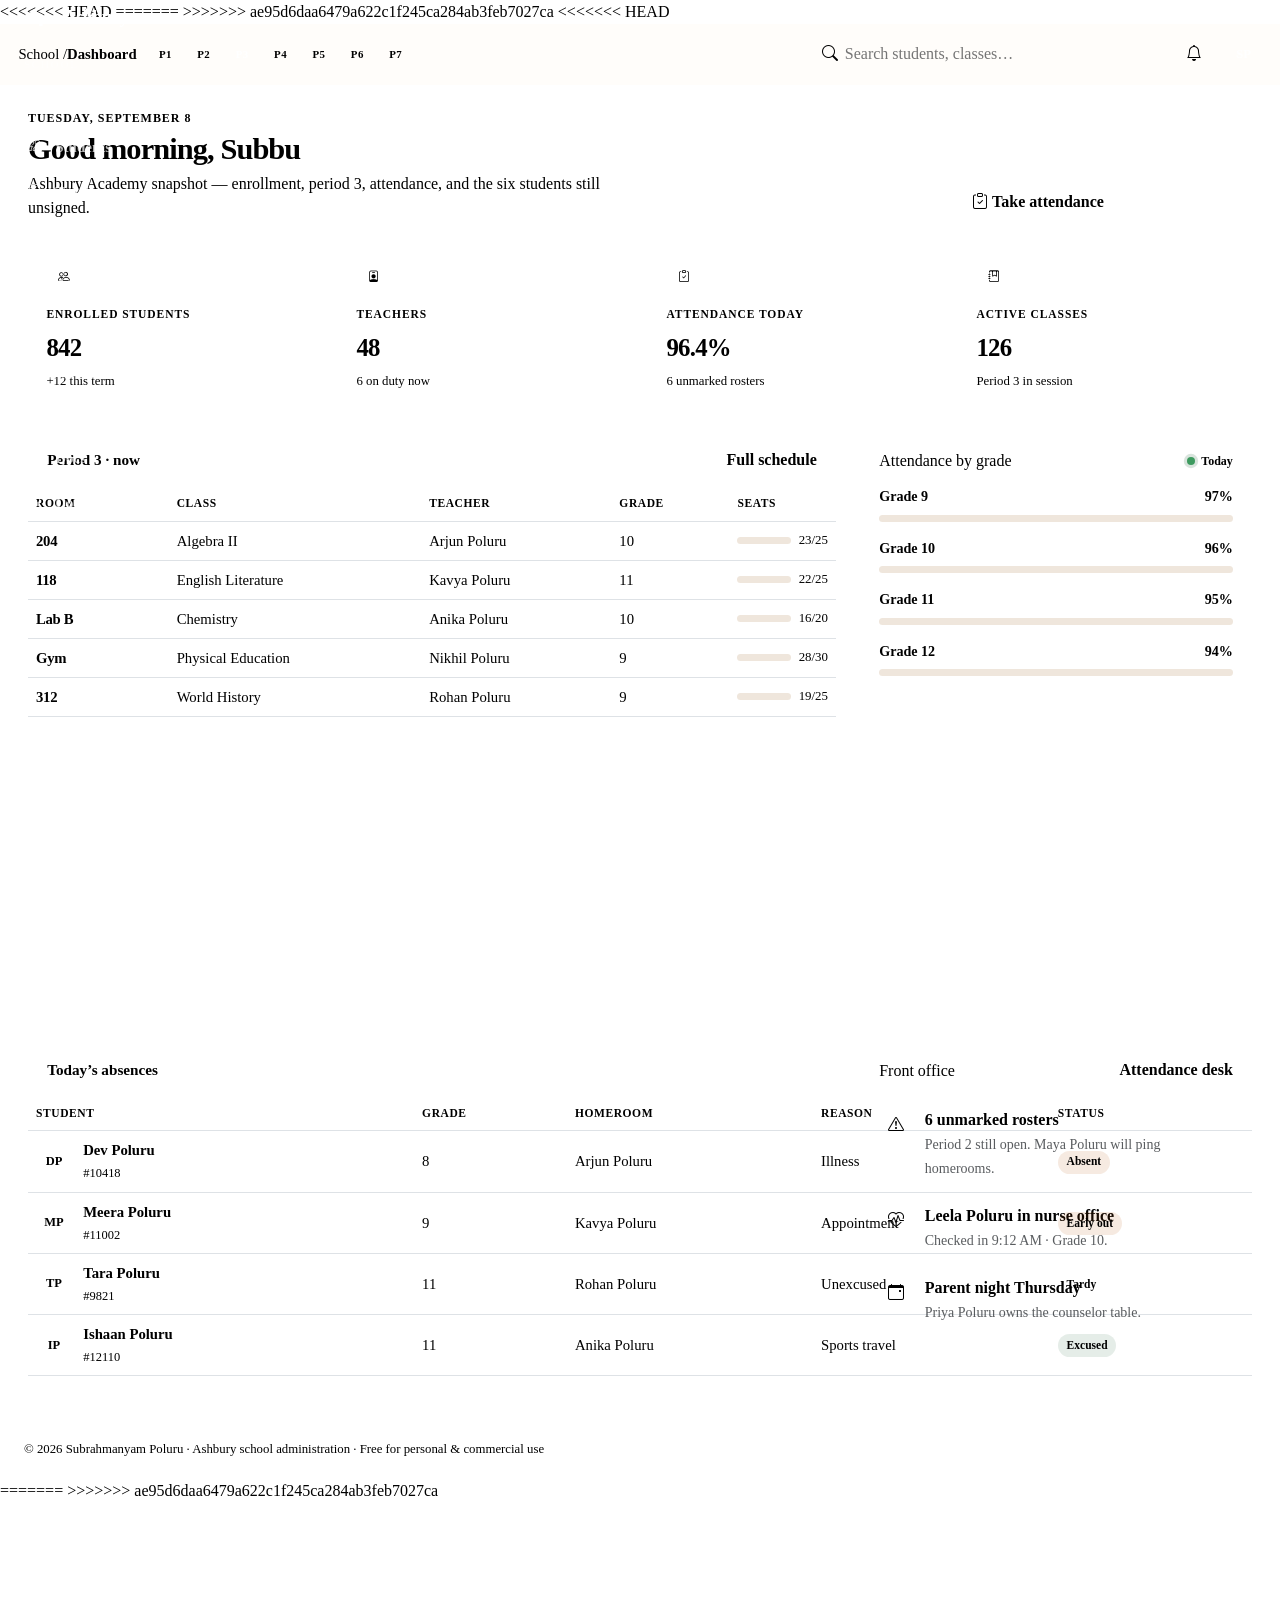
<file: web/bootstrap/school-administration/index.html>
<!DOCTYPE html>
<!--
<<<<<<< HEAD
  Ashbury — School administration dashboard
=======
  Lotline — Real estate marketplace
>>>>>>> ae95d6daa6479a622c1f245ca284ab3feb7027ca
  Author: Subrahmanyam Poluru
  Website: https://polurus.com
  License: Free for Personal and Commercial Use
-->
<html lang="en">
<head>
  <meta charset="UTF-8" />
  <meta name="viewport" content="width=device-width, initial-scale=1.0" />
  <meta name="author" content="Subrahmanyam Poluru" />
<<<<<<< HEAD
  <meta name="description" content="Ashbury Academy school administration dashboard for students, teachers, classes, attendance, and reports." />
  <title>Dashboard — Ashbury Academy</title>
  <link rel="preconnect" href="https://fonts.googleapis.com" />
  <link rel="preconnect" href="https://fonts.gstatic.com" crossorigin />
  <link href="https://fonts.googleapis.com/css2?family=Open+Sans:wght@400;500;600;700&family=Roboto:wght@500;700;900&display=swap" rel="stylesheet" />
=======
  <meta name="description" content="" />
  <title></title>
  <link rel="preconnect" href="https://fonts.googleapis.com" />
  <link rel="preconnect" href="https://fonts.gstatic.com" crossorigin />
  <link href="https://fonts.googleapis.com/css2?family=Plus+Jakarta+Sans:wght@500;600;700;800&family=Source+Serif+4:opsz,wght@8..60,500;8..60,600;8..60,700&display=swap" rel="stylesheet" />
>>>>>>> ae95d6daa6479a622c1f245ca284ab3feb7027ca
  <link href="https://cdn.jsdelivr.net/npm/bootstrap@5.3.3/dist/css/bootstrap.min.css" rel="stylesheet" />
  <link href="https://cdn.jsdelivr.net/npm/bootstrap-icons@1.11.3/font/bootstrap-icons.min.css" rel="stylesheet" />
  <link href="assets/css/style.css" rel="stylesheet" />
</head>
<<<<<<< HEAD
<body class="sa-body">
  <a class="sa-skip-link" href="#main-content">Skip to content</a>
  <div class="sa-overlay" id="saOverlay" aria-hidden="true"></div>

  <div class="sa-shell">
    <aside class="sa-sidebar" id="saSidebar" aria-label="Primary">
      <div class="sa-brand">
        <a class="sa-brand-link" href="index.html">
          <span class="sa-brand-mark" aria-hidden="true"><i class="bi bi-mortarboard-fill"></i></span>
          <span>Ashbury<em>.</em></span>
        </a>
        <button type="button" class="sa-sidebar-close d-lg-none" id="saSidebarClose" aria-label="Close navigation">
          <i class="bi bi-x-lg"></i>
        </button>
      </div>
      <nav class="sa-nav">
        <p class="sa-nav-label">School</p>
        <ul class="sa-nav-list">
          <li><a class="sa-nav-link active" href="index.html" aria-current="page"><i class="bi bi-grid-1x2"></i><span>Dashboard</span></a></li>
          <li><a class="sa-nav-link" href="students.html"><i class="bi bi-people"></i><span>Students</span></a></li>
          <li><a class="sa-nav-link" href="teachers.html"><i class="bi bi-person-badge"></i><span>Teachers</span></a></li>
          <li><a class="sa-nav-link" href="classes.html"><i class="bi bi-journal-bookmark"></i><span>Classes</span></a></li>
          <li><a class="sa-nav-link" href="attendance.html"><i class="bi bi-clipboard-check"></i><span>Attendance</span><span class="sa-nav-badge">6</span></a></li>
          <li><a class="sa-nav-link" href="reports.html"><i class="bi bi-graph-up"></i><span>Reports</span></a></li>
        </ul>
        <p class="sa-nav-label">Template</p>
        <ul class="sa-nav-list">
          <li><a class="sa-nav-link" href="about.html"><i class="bi bi-info-circle"></i><span>About</span></a></li>
          <li><a class="sa-nav-link" href="documentation.html"><i class="bi bi-journal-text"></i><span>Docs</span></a></li>
          <li><a class="sa-nav-link" href="contact.html"><i class="bi bi-headset"></i><span>Contact</span></a></li>
        </ul>
      </nav>
      <div class="sa-sidebar-foot">
        <div class="sa-staff">
          <span class="sa-avatar">SP</span>
          <p><strong>Subbu Poluru</strong>Principal · Ashbury</p>
        </div>
      </div>
    </aside>

    <div class="sa-main">
      <header class="sa-topbar">
        <button type="button" class="sa-menu-btn" id="saMenuBtn" aria-label="Open navigation" aria-controls="saSidebar">
          <i class="bi bi-list fs-5"></i>
        </button>
        <p class="sa-crumb mb-0">School / <strong>Dashboard</strong></p>
        <div class="sa-periods" aria-label="Bell schedule">
          <span class="sa-period">P1</span>
          <span class="sa-period">P2</span>
          <span class="sa-period is-now" title="Period 3 · Algebra II">P3</span>
          <span class="sa-period">P4</span>
          <span class="sa-period">P5</span>
          <span class="sa-period">P6</span>
          <span class="sa-period">P7</span>
        </div>
        <div class="sa-search">
          <i class="bi bi-search" aria-hidden="true"></i>
          <input id="saTopSearch" type="search" placeholder="Search students, classes…" aria-label="Search the school dashboard" />
        </div>
        <button type="button" class="sa-icon-btn" aria-label="Notifications, 3 unread">
          <i class="bi bi-bell"></i>
          <span class="sa-dot"></span>
        </button>
        <span class="sa-avatar" aria-hidden="true">SP</span>
      </header>

      <main id="main-content" class="sa-content">
        <div class="sa-page-head">
          <div>
            <p class="sa-kicker" id="saClock">Tuesday, September 8</p>
            <h1>Good morning, Subbu</h1>
            <p class="sa-lede">Ashbury Academy snapshot — enrollment, period 3, attendance, and the six students still unsigned.</p>
          </div>
          <div class="d-flex flex-wrap gap-2">
            <a class="btn sa-btn-ghost" href="attendance.html"><i class="bi bi-clipboard-check me-1"></i>Take attendance</a>
            <a class="btn sa-btn-primary" href="students.html"><i class="bi bi-person-plus me-1"></i>Add student</a>
          </div>
        </div>

        <div class="row g-3 mb-4">
          <div class="col-sm-6 col-xl-3">
            <article class="sa-card sa-stat">
              <span class="sa-stat-icon"><i class="bi bi-people"></i></span>
              <span>Enrolled students</span>
              <strong>842</strong>
              <small>+12 this term</small>
            </article>
          </div>
          <div class="col-sm-6 col-xl-3">
            <article class="sa-card sa-stat">
              <span class="sa-stat-icon"><i class="bi bi-person-badge"></i></span>
              <span>Teachers</span>
              <strong>48</strong>
              <small>6 on duty now</small>
            </article>
          </div>
          <div class="col-sm-6 col-xl-3">
            <article class="sa-card sa-stat">
              <span class="sa-stat-icon"><i class="bi bi-clipboard-check"></i></span>
              <span>Attendance today</span>
              <strong>96.4%</strong>
              <small>6 unmarked rosters</small>
            </article>
          </div>
          <div class="col-sm-6 col-xl-3">
            <article class="sa-card sa-stat">
              <span class="sa-stat-icon"><i class="bi bi-journal-bookmark"></i></span>
              <span>Active classes</span>
              <strong>126</strong>
              <small>Period 3 in session</small>
            </article>
          </div>
        </div>

        <div class="row g-4 mb-4">
          <div class="col-xl-8">
            <section class="sa-card">
              <div class="sa-card-head">
                <h2>Period 3 · now</h2>
                <a href="classes.html" class="fw-semibold">Full schedule</a>
              </div>
              <div class="table-responsive">
                <table class="table sa-table">
                  <thead>
                    <tr>
                      <th>Room</th>
                      <th>Class</th>
                      <th>Teacher</th>
                      <th>Grade</th>
                      <th>Seats</th>
                    </tr>
                  </thead>
                  <tbody>
                    <tr>
                      <td class="sa-class-time">204</td>
                      <td>Algebra II</td>
                      <td>Arjun Poluru</td>
                      <td>10</td>
                      <td>
                        <div class="d-flex align-items-center gap-2">
                          <div class="sa-bar flex-grow-1"><span style="width:92%"></span></div>
                          <span class="small">23/25</span>
                        </div>
                      </td>
                    </tr>
                    <tr>
                      <td class="sa-class-time">118</td>
                      <td>English Literature</td>
                      <td>Kavya Poluru</td>
                      <td>11</td>
                      <td>
                        <div class="d-flex align-items-center gap-2">
                          <div class="sa-bar flex-grow-1"><span style="width:88%"></span></div>
                          <span class="small">22/25</span>
                        </div>
                      </td>
                    </tr>
                    <tr>
                      <td class="sa-class-time">Lab B</td>
                      <td>Chemistry</td>
                      <td>Anika Poluru</td>
                      <td>10</td>
                      <td>
                        <div class="d-flex align-items-center gap-2">
                          <div class="sa-bar flex-grow-1"><span style="width:80%"></span></div>
                          <span class="small">16/20</span>
                        </div>
                      </td>
                    </tr>
                    <tr>
                      <td class="sa-class-time">Gym</td>
                      <td>Physical Education</td>
                      <td>Nikhil Poluru</td>
                      <td>9</td>
                      <td>
                        <div class="d-flex align-items-center gap-2">
                          <div class="sa-bar flex-grow-1"><span style="width:96%"></span></div>
                          <span class="small">28/30</span>
                        </div>
                      </td>
                    </tr>
                    <tr>
                      <td class="sa-class-time">312</td>
                      <td>World History</td>
                      <td>Rohan Poluru</td>
                      <td>9</td>
                      <td>
                        <div class="d-flex align-items-center gap-2">
                          <div class="sa-bar flex-grow-1"><span style="width:76%"></span></div>
                          <span class="small">19/25</span>
                        </div>
                      </td>
                    </tr>
                  </tbody>
                </table>
              </div>
            </section>
          </div>
          <div class="col-xl-4">
            <section class="sa-card sa-card-pad mb-4">
              <div class="d-flex justify-content-between align-items-center mb-3">
                <h2 class="h6 mb-0">Attendance by grade</h2>
                <span class="sa-live">Today</span>
              </div>
              <div class="sa-zone mb-3">
                <div class="sa-zone-row"><span>Grade 9</span><span>97%</span></div>
                <div class="sa-bar"><span style="width:97%"></span></div>
              </div>
              <div class="sa-zone mb-3">
                <div class="sa-zone-row"><span>Grade 10</span><span>96%</span></div>
                <div class="sa-bar"><span style="width:96%"></span></div>
              </div>
              <div class="sa-zone mb-3">
                <div class="sa-zone-row"><span>Grade 11</span><span>95%</span></div>
                <div class="sa-bar"><span style="width:95%"></span></div>
              </div>
              <div class="sa-zone">
                <div class="sa-zone-row"><span>Grade 12</span><span>94%</span></div>
                <div class="sa-bar"><span style="width:94%"></span></div>
              </div>
            </section>
            <section class="sa-card sa-card-pad">
              <h2 class="h6 mb-3">Front office</h2>
              <div class="sa-alert">
                <span class="sa-alert-icon"><i class="bi bi-exclamation-triangle"></i></span>
                <div>
                  <strong class="d-block">6 unmarked rosters</strong>
                  <span class="text-muted small">Period 2 still open. Maya Poluru will ping homerooms.</span>
                </div>
              </div>
              <div class="sa-alert">
                <span class="sa-alert-icon"><i class="bi bi-heart-pulse"></i></span>
                <div>
                  <strong class="d-block">Leela Poluru in nurse office</strong>
                  <span class="text-muted small">Checked in 9:12 AM · Grade 10.</span>
                </div>
              </div>
              <div class="sa-alert">
                <span class="sa-alert-icon"><i class="bi bi-calendar-event"></i></span>
                <div>
                  <strong class="d-block">Parent night Thursday</strong>
                  <span class="text-muted small">Priya Poluru owns the counselor table.</span>
                </div>
              </div>
            </section>
          </div>
        </div>

        <section class="sa-card">
          <div class="sa-card-head">
            <h2>Today’s absences</h2>
            <a href="attendance.html" class="fw-semibold">Attendance desk</a>
          </div>
          <div class="table-responsive">
            <table class="table sa-table">
              <thead>
                <tr>
                  <th>Student</th>
                  <th>Grade</th>
                  <th>Homeroom</th>
                  <th>Reason</th>
                  <th>Status</th>
                </tr>
              </thead>
              <tbody>
                <tr>
                  <td>
                    <div class="sa-person">
                      <span class="sa-avatar">DP</span>
                      <div><strong>Dev Poluru</strong><span>#10418</span></div>
                    </div>
                  </td>
                  <td>8</td>
                  <td>Arjun Poluru</td>
                  <td>Illness</td>
                  <td><span class="sa-badge sa-badge-warn">Absent</span></td>
                </tr>
                <tr>
                  <td>
                    <div class="sa-person">
                      <span class="sa-avatar sa-avatar-ember">MP</span>
                      <div><strong>Meera Poluru</strong><span>#11002</span></div>
                    </div>
                  </td>
                  <td>9</td>
                  <td>Kavya Poluru</td>
                  <td>Appointment</td>
                  <td><span class="sa-badge sa-badge-warn">Early out</span></td>
                </tr>
                <tr>
                  <td>
                    <div class="sa-person">
                      <span class="sa-avatar sa-avatar-ink">TP</span>
                      <div><strong>Tara Poluru</strong><span>#9821</span></div>
                    </div>
                  </td>
                  <td>11</td>
                  <td>Rohan Poluru</td>
                  <td>Unexcused</td>
                  <td><span class="sa-badge">Tardy</span></td>
                </tr>
                <tr>
                  <td>
                    <div class="sa-person">
                      <span class="sa-avatar">IP</span>
                      <div><strong>Ishaan Poluru</strong><span>#12110</span></div>
                    </div>
                  </td>
                  <td>11</td>
                  <td>Anika Poluru</td>
                  <td>Sports travel</td>
                  <td><span class="sa-badge sa-badge-ok">Excused</span></td>
                </tr>
              </tbody>
            </table>
          </div>
        </section>
      </main>

      <p class="sa-footer px-4">&copy; 2026 Subrahmanyam Poluru · Ashbury school administration · Free for personal &amp; commercial use</p>
    </div>
  </div>

  <div class="toast-container position-fixed bottom-0 end-0 p-3" style="z-index: 1100">
    <div id="saToast" class="toast sa-toast" role="status" aria-live="polite" aria-atomic="true">
      <div class="toast-header">
        <strong class="me-auto">Ashbury</strong>
        <button type="button" class="btn-close" data-bs-dismiss="toast" aria-label="Close"></button>
      </div>
      <div class="toast-body" id="saToastBody">Done.</div>
    </div>
  </div>
=======
<body>
>>>>>>> ae95d6daa6479a622c1f245ca284ab3feb7027ca

  <script src="https://cdn.jsdelivr.net/npm/bootstrap@5.3.3/dist/js/bootstrap.bundle.min.js"></script>
  <script src="assets/js/script.js"></script>
</body>
</html>
</file>
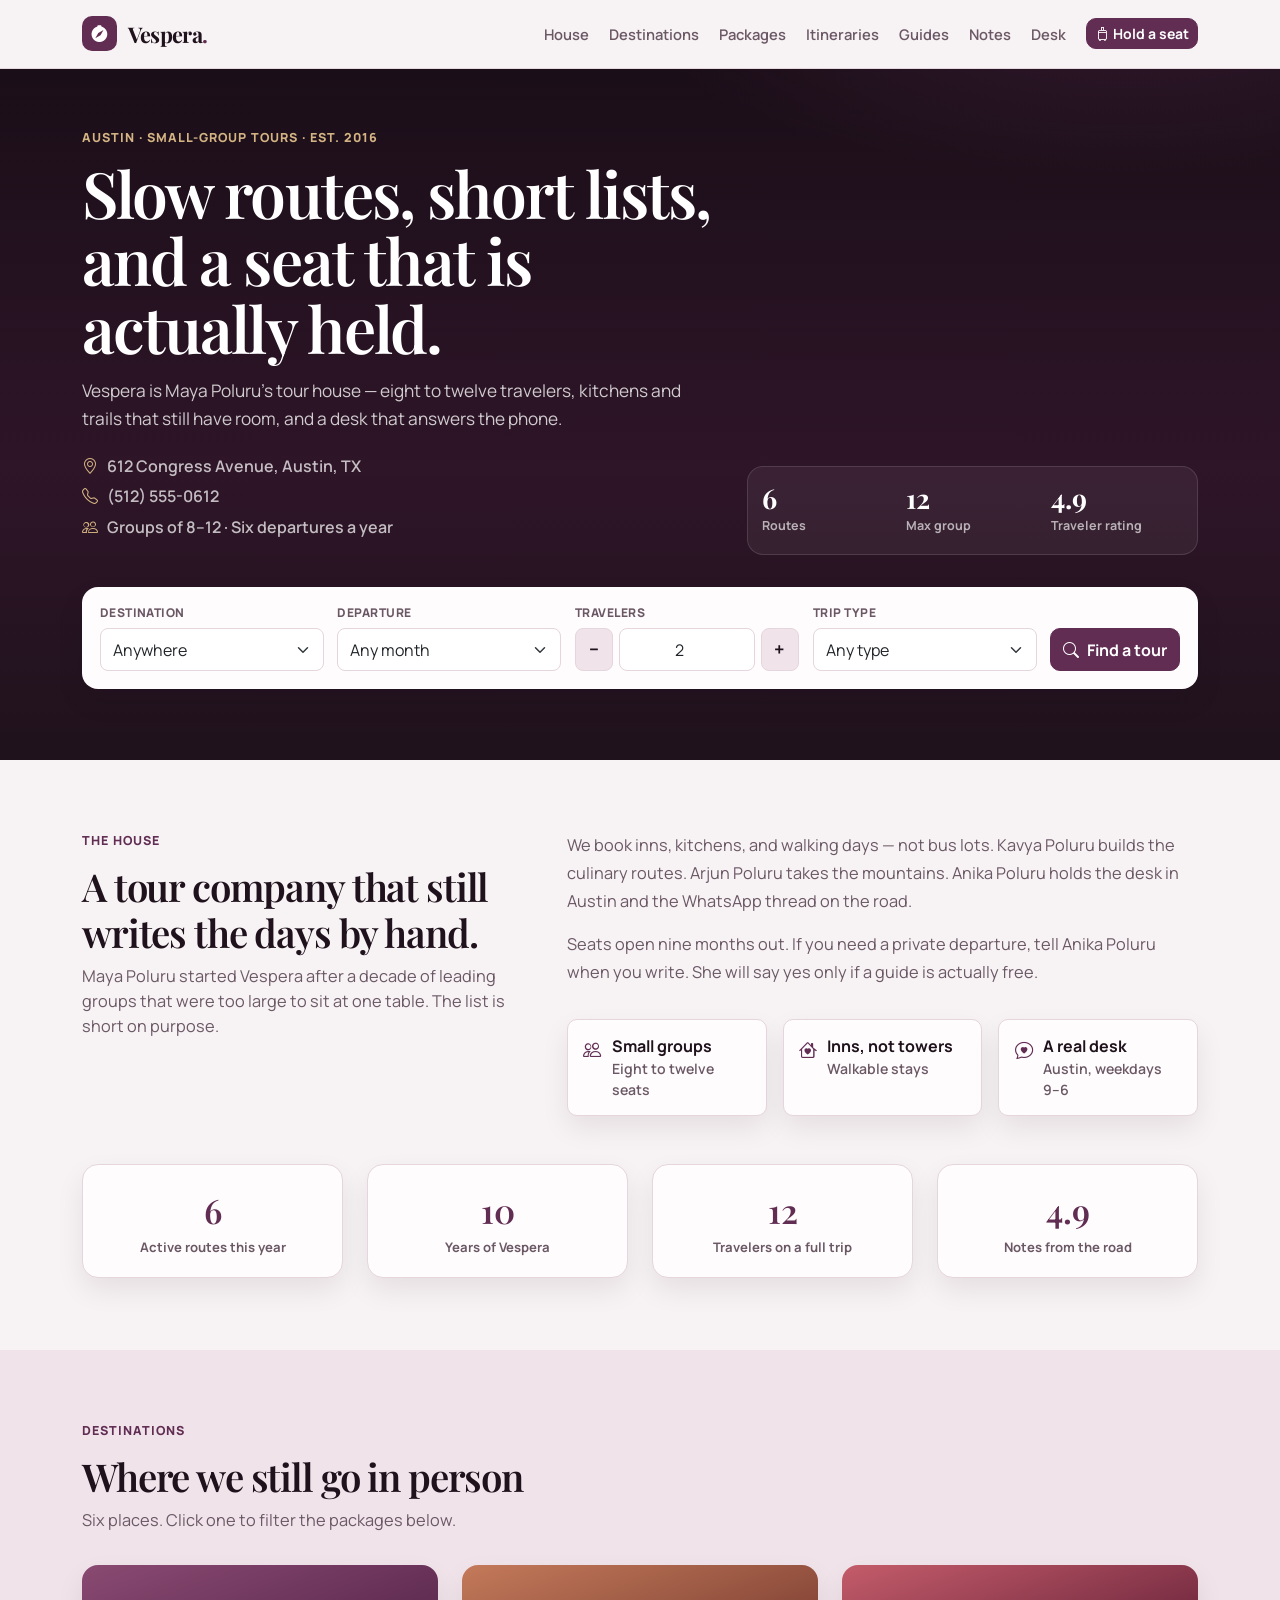
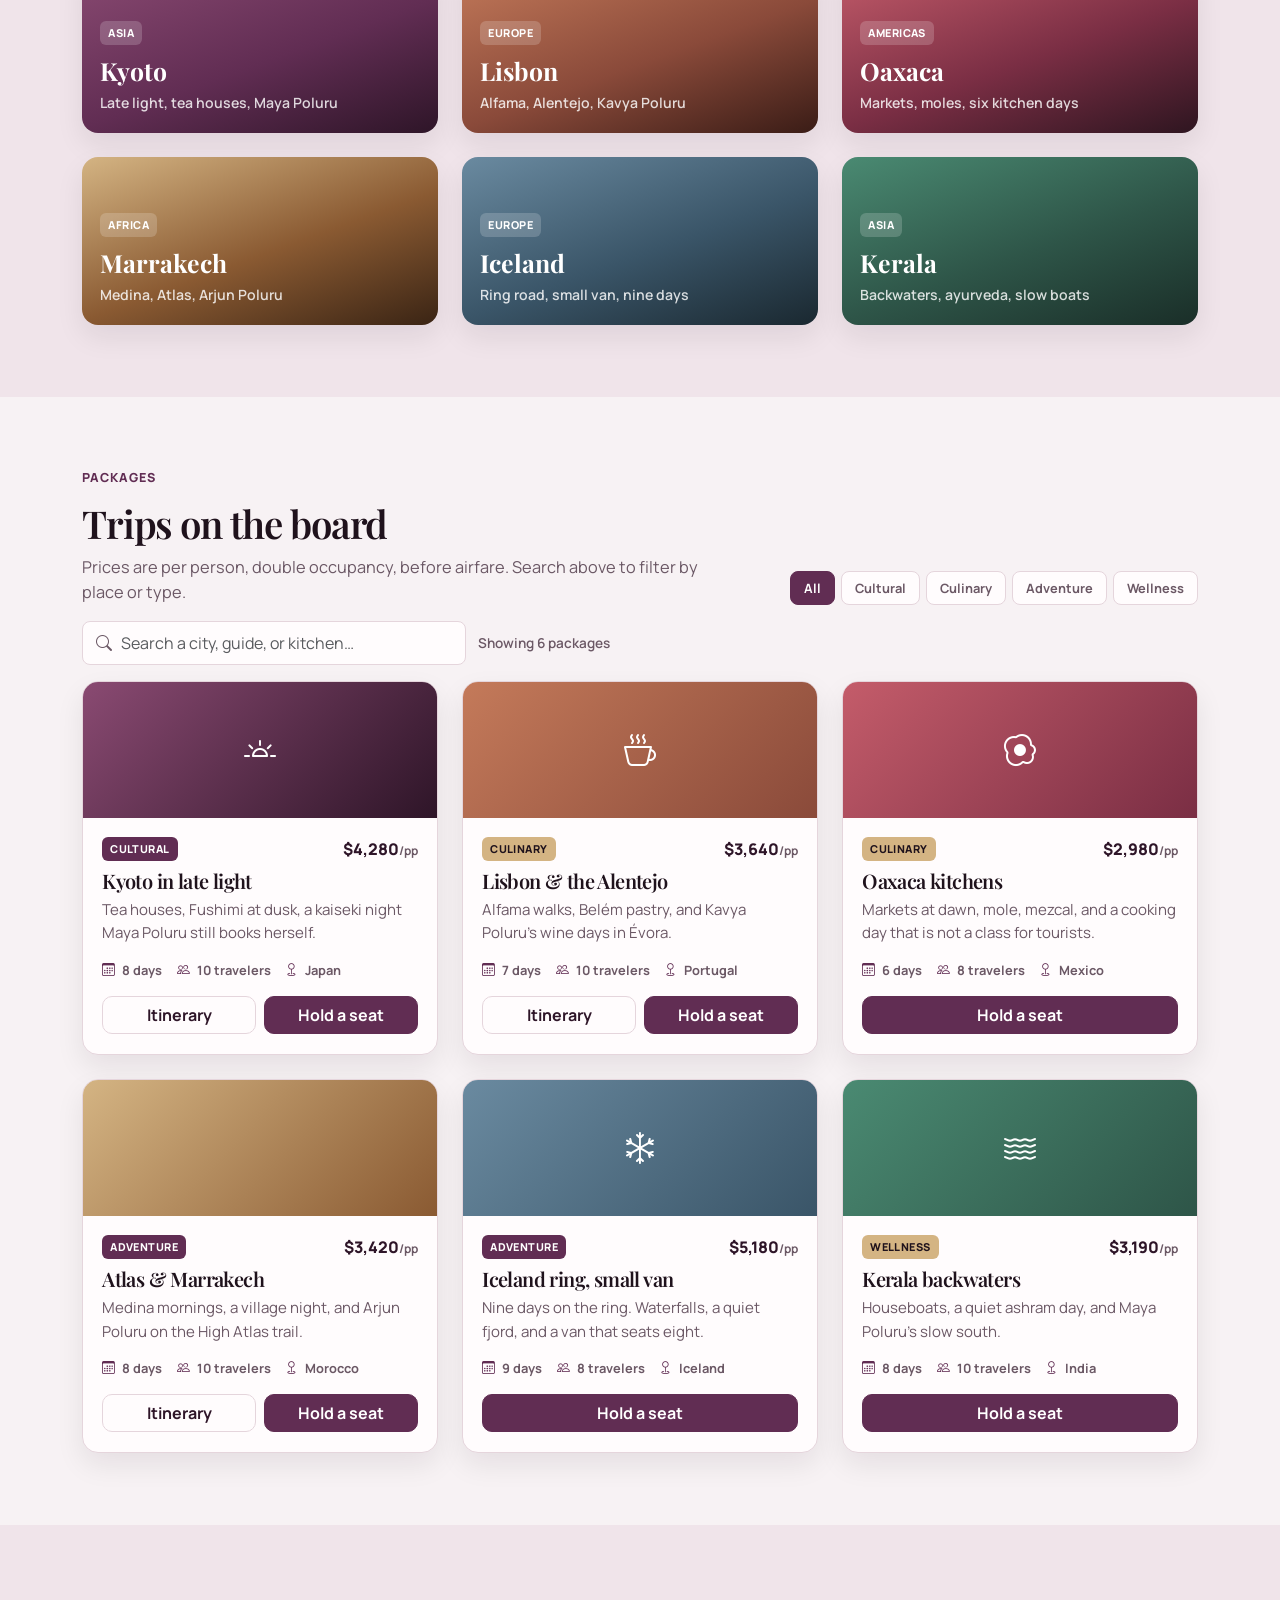
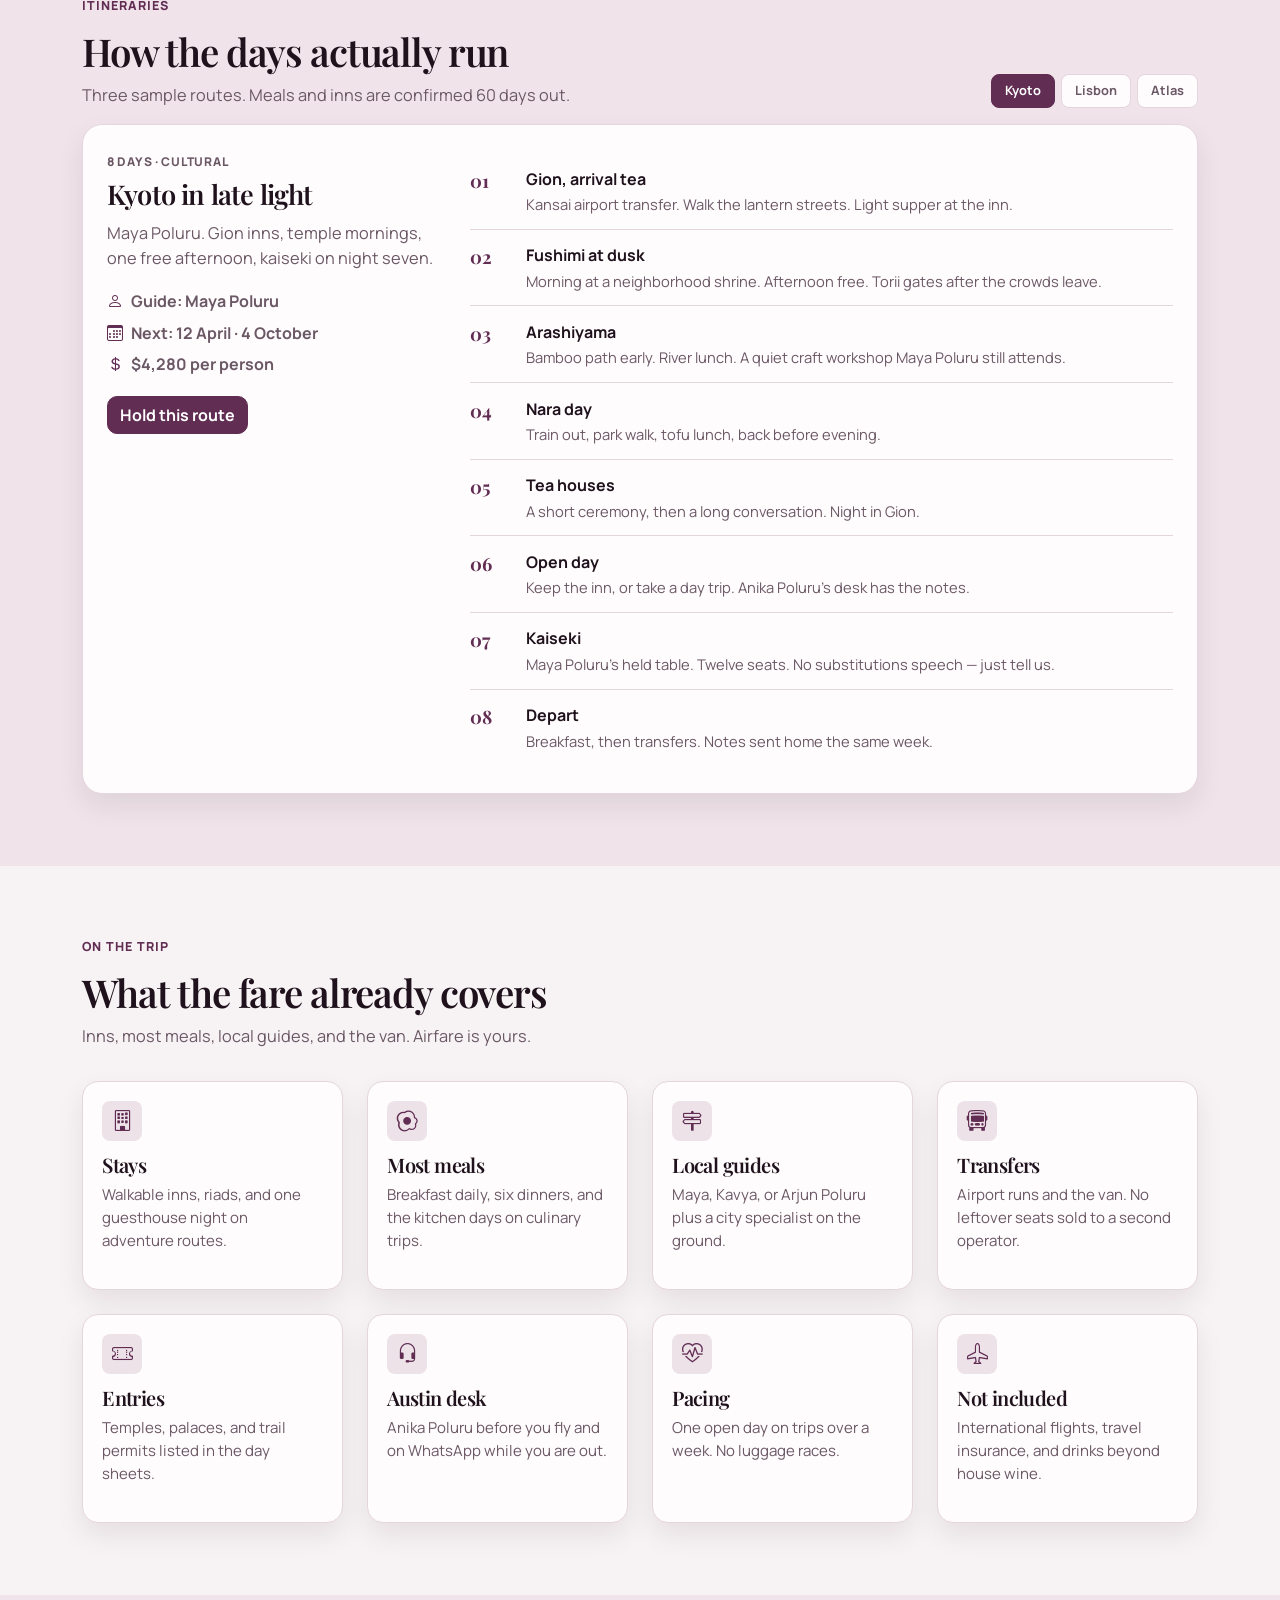
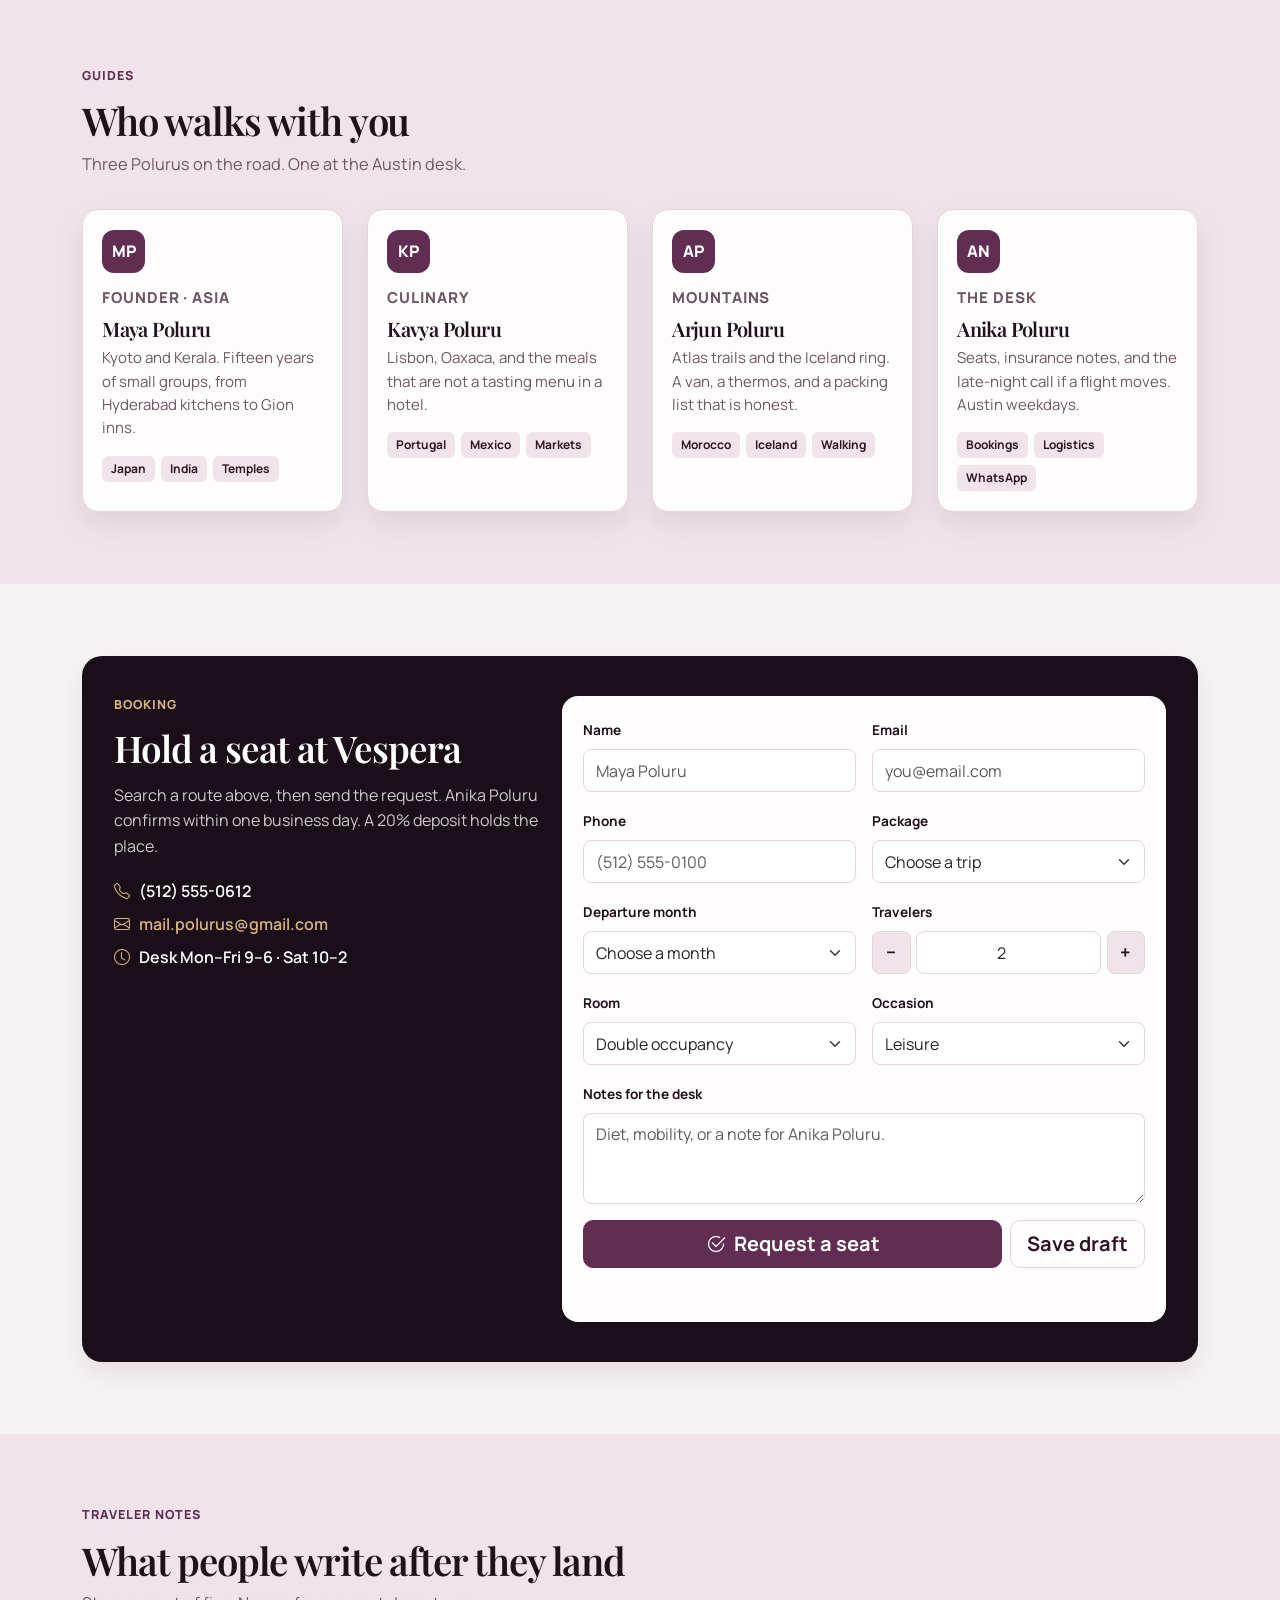
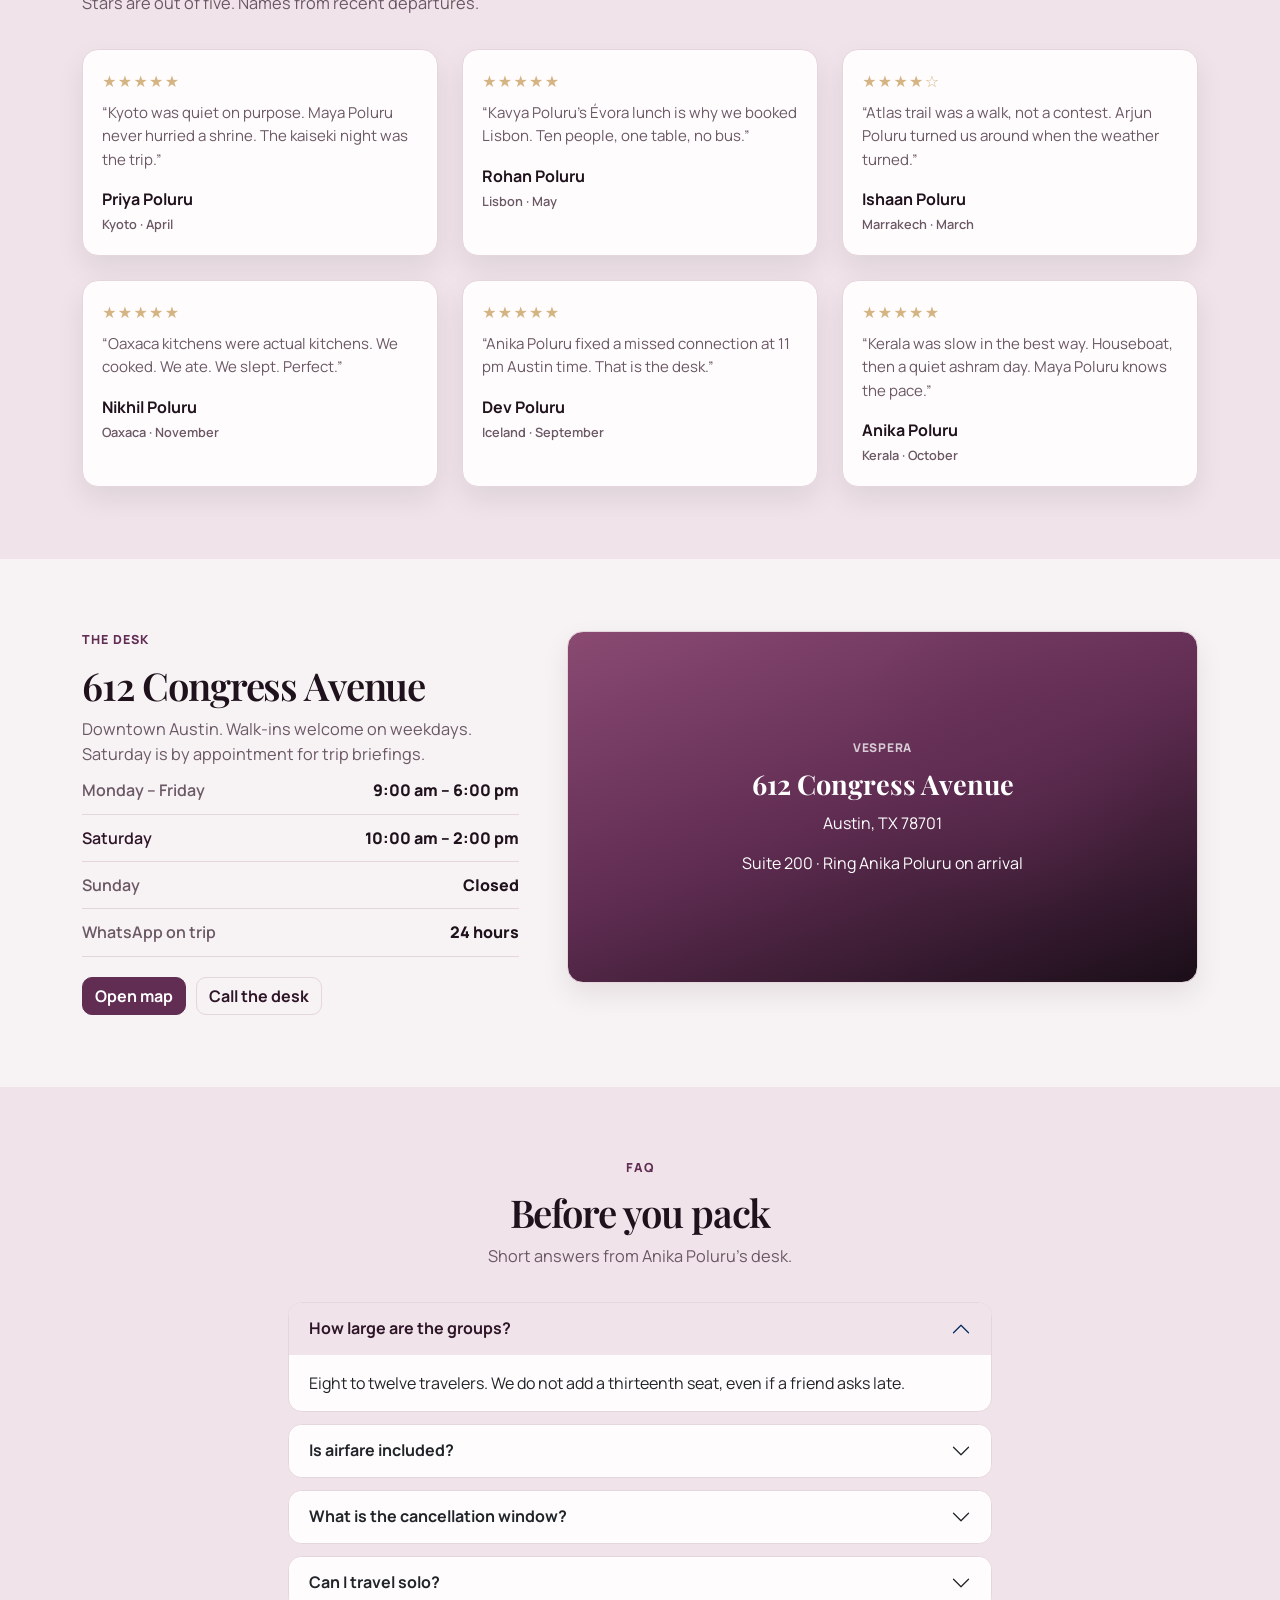
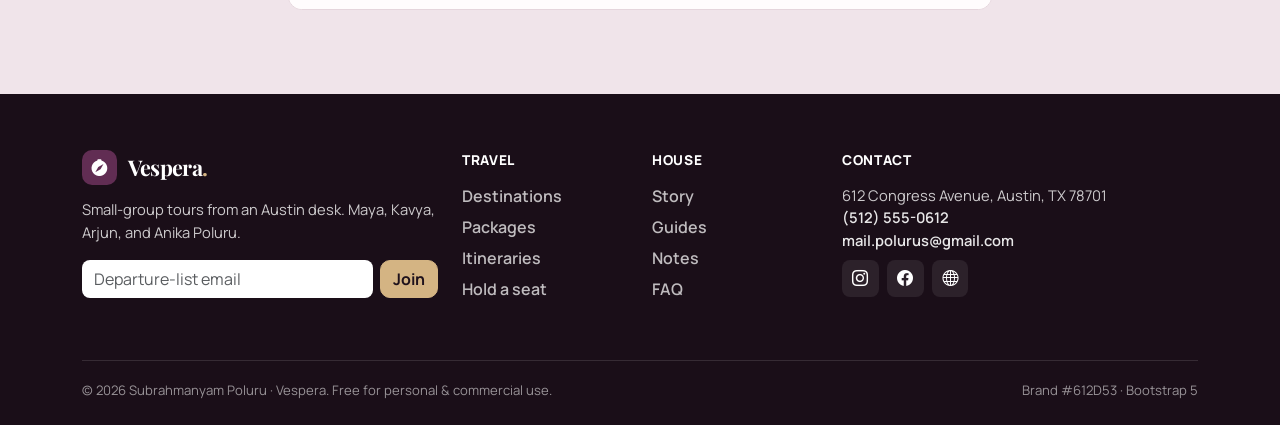
<file: web/bootstrap/travel-tour-agency/index.html>
<!DOCTYPE html>
<!--
  Vespera — Travel tour agency website
  Author: Subrahmanyam Poluru
  Website: https://polurus.com
  License: Free for Personal and Commercial Use
-->
<html lang="en">
<head>
  <meta charset="UTF-8" />
  <meta name="viewport" content="width=device-width, initial-scale=1.0" />
  <meta name="author" content="Subrahmanyam Poluru" />
  <meta name="description" content="Vespera — Austin tour house with small-group destinations, packages, itineraries, booking, and traveler notes." />
  <title>Vespera — Travel tours · Destinations &amp; itineraries</title>

  <link rel="preconnect" href="https://fonts.googleapis.com" />
  <link rel="preconnect" href="https://fonts.gstatic.com" crossorigin />
  <link href="https://fonts.googleapis.com/css2?family=Manrope:wght@400;500;600;700;800&family=Playfair+Display:wght@500;600;700&display=swap" rel="stylesheet" />

  <link href="https://cdn.jsdelivr.net/npm/bootstrap@5.3.3/dist/css/bootstrap.min.css" rel="stylesheet" />
  <link href="https://cdn.jsdelivr.net/npm/bootstrap-icons@1.11.3/font/bootstrap-icons.min.css" rel="stylesheet" />
  <link href="assets/css/style.css" rel="stylesheet" />
</head>
<body class="vs-body">
  <a class="vs-skip-link" href="#main-content">Skip to content</a>

  <nav class="navbar navbar-expand-lg vs-navbar sticky-top" id="vsNavbar" aria-label="Primary">
    <div class="container">
      <a class="navbar-brand vs-brand" href="#home">
        <span class="vs-brand-mark" aria-hidden="true"><i class="bi bi-compass-fill"></i></span>
        <span>Vespera<em>.</em></span>
      </a>
      <button class="navbar-toggler vs-toggler" type="button" data-bs-toggle="collapse" data-bs-target="#vsNav" aria-controls="vsNav" aria-expanded="false" aria-label="Toggle navigation">
        <i class="bi bi-list"></i>
      </button>
      <div class="collapse navbar-collapse" id="vsNav">
        <ul class="navbar-nav ms-auto align-items-lg-center gap-lg-1">
          <li class="nav-item"><a class="nav-link" href="#house">House</a></li>
          <li class="nav-item"><a class="nav-link" href="#destinations">Destinations</a></li>
          <li class="nav-item"><a class="nav-link" href="#packages">Packages</a></li>
          <li class="nav-item"><a class="nav-link" href="#itineraries">Itineraries</a></li>
          <li class="nav-item"><a class="nav-link" href="#guides">Guides</a></li>
          <li class="nav-item"><a class="nav-link" href="#notes">Notes</a></li>
          <li class="nav-item"><a class="nav-link" href="#desk">Desk</a></li>
          <li class="nav-item ms-lg-2">
            <a class="btn vs-btn-primary btn-sm" href="#book"><i class="bi bi-suitcase2 me-1"></i>Hold a seat</a>
          </li>
        </ul>
      </div>
    </div>
  </nav>

  <main id="main-content">
    <header class="vs-hero" id="home">
      <div class="container">
        <div class="row align-items-end g-4">
          <div class="col-lg-7">
            <p class="vs-eyebrow">Austin · Small-group tours · Est. 2016</p>
            <h1 class="vs-hero-title">Slow routes, short lists, and a seat that is actually held.</h1>
            <p class="vs-hero-lead">
              Vespera is Maya Poluru’s tour house — eight to twelve travelers, kitchens and trails that still have room, and a desk that answers the phone.
            </p>
            <ul class="vs-hero-points list-unstyled">
              <li><i class="bi bi-geo-alt"></i> 612 Congress Avenue, Austin, TX</li>
              <li><i class="bi bi-telephone"></i> (512) 555-0612</li>
              <li><i class="bi bi-people"></i> Groups of 8–12 · Six departures a year</li>
            </ul>
          </div>
          <div class="col-lg-5">
            <aside class="vs-hero-stats" aria-label="House snapshot">
              <div><strong>6</strong><span>Routes</span></div>
              <div><strong>12</strong><span>Max group</span></div>
              <div><strong>4.9</strong><span>Traveler rating</span></div>
            </aside>
          </div>
        </div>

        <form class="vs-search" id="vsSearchForm" aria-label="Find a tour">
          <div class="vs-search-field">
            <label for="vsSearchPlace">Destination</label>
            <select class="form-select" id="vsSearchPlace">
              <option value="all">Anywhere</option>
              <option value="kyoto">Kyoto</option>
              <option value="lisbon">Lisbon</option>
              <option value="oaxaca">Oaxaca</option>
              <option value="marrakech">Marrakech</option>
              <option value="iceland">Iceland</option>
              <option value="kerala">Kerala</option>
            </select>
          </div>
          <div class="vs-search-field">
            <label for="vsSearchMonth">Departure</label>
            <select class="form-select" id="vsSearchMonth">
              <option value="any">Any month</option>
              <option>March</option>
              <option>April</option>
              <option>May</option>
              <option>September</option>
              <option>October</option>
              <option>November</option>
            </select>
          </div>
          <div class="vs-search-field">
            <label for="vsSearchTravelers">Travelers</label>
            <div class="vs-stepper">
              <button type="button" class="vs-stepper-btn" id="vsSearchMinus" aria-label="Fewer travelers">−</button>
              <input class="form-control text-center" id="vsSearchTravelers" name="travelers" type="number" min="1" max="12" value="2" required />
              <button type="button" class="vs-stepper-btn" id="vsSearchPlus" aria-label="More travelers">+</button>
            </div>
          </div>
          <div class="vs-search-field">
            <label for="vsSearchType">Trip type</label>
            <select class="form-select" id="vsSearchType">
              <option value="all">Any type</option>
              <option value="cultural">Cultural</option>
              <option value="culinary">Culinary</option>
              <option value="adventure">Adventure</option>
              <option value="wellness">Wellness</option>
            </select>
          </div>
          <button type="submit" class="btn vs-btn-primary vs-search-submit">
            <i class="bi bi-search me-2"></i>Find a tour
          </button>
        </form>
        <p class="vs-search-note" id="vsSearchNote" role="status" aria-live="polite"></p>
      </div>
    </header>

    <section class="vs-section" id="house">
      <div class="container">
        <div class="row g-4 g-lg-5 align-items-start">
          <div class="col-lg-5">
            <p class="vs-eyebrow">The house</p>
            <h2 class="vs-section-title">A tour company that still writes the days by hand.</h2>
            <p class="vs-section-sub">Maya Poluru started Vespera after a decade of leading groups that were too large to sit at one table. The list is short on purpose.</p>
          </div>
          <div class="col-lg-7">
            <div class="vs-prose">
              <p>
                We book inns, kitchens, and walking days — not bus lots. Kavya Poluru builds the culinary routes. Arjun Poluru takes the mountains. Anika Poluru holds the desk in Austin and the WhatsApp thread on the road.
              </p>
              <p>
                Seats open nine months out. If you need a private departure, tell Anika Poluru when you write. She will say yes only if a guide is actually free.
              </p>
            </div>
            <div class="row g-3 mt-1">
              <div class="col-sm-4">
                <div class="vs-chip-card">
                  <i class="bi bi-people"></i>
                  <div>
                    <strong>Small groups</strong>
                    <span>Eight to twelve seats</span>
                  </div>
                </div>
              </div>
              <div class="col-sm-4">
                <div class="vs-chip-card">
                  <i class="bi bi-house-heart"></i>
                  <div>
                    <strong>Inns, not towers</strong>
                    <span>Walkable stays</span>
                  </div>
                </div>
              </div>
              <div class="col-sm-4">
                <div class="vs-chip-card">
                  <i class="bi bi-chat-heart"></i>
                  <div>
                    <strong>A real desk</strong>
                    <span>Austin, weekdays 9–6</span>
                  </div>
                </div>
              </div>
            </div>
          </div>
        </div>
        <div class="row g-3 g-lg-4 mt-4">
          <div class="col-6 col-lg-3">
            <article class="vs-metric">
              <p class="vs-metric-value"><span class="vs-counter" data-target="6">0</span></p>
              <p class="vs-metric-label">Active routes this year</p>
            </article>
          </div>
          <div class="col-6 col-lg-3">
            <article class="vs-metric">
              <p class="vs-metric-value"><span class="vs-counter" data-target="10">0</span></p>
              <p class="vs-metric-label">Years of Vespera</p>
            </article>
          </div>
          <div class="col-6 col-lg-3">
            <article class="vs-metric">
              <p class="vs-metric-value"><span class="vs-counter" data-target="12">0</span></p>
              <p class="vs-metric-label">Travelers on a full trip</p>
            </article>
          </div>
          <div class="col-6 col-lg-3">
            <article class="vs-metric">
              <p class="vs-metric-value"><span class="vs-counter" data-decimals="1" data-target="4.9">0</span></p>
              <p class="vs-metric-label">Notes from the road</p>
            </article>
          </div>
        </div>
      </div>
    </section>

    <section class="vs-section vs-section-soft" id="destinations">
      <div class="container">
        <div class="vs-section-head">
          <p class="vs-eyebrow">Destinations</p>
          <h2 class="vs-section-title">Where we still go in person</h2>
          <p class="vs-section-sub">Six places. Click one to filter the packages below.</p>
        </div>
        <div class="row g-3 g-lg-4">
          <div class="col-6 col-lg-4">
            <button type="button" class="vs-place vs-place-kyoto" data-place-filter="kyoto">
              <span class="vs-pill">Asia</span>
              <strong>Kyoto</strong>
              <span>Late light, tea houses, Maya Poluru</span>
            </button>
          </div>
          <div class="col-6 col-lg-4">
            <button type="button" class="vs-place vs-place-lisbon" data-place-filter="lisbon">
              <span class="vs-pill">Europe</span>
              <strong>Lisbon</strong>
              <span>Alfama, Alentejo, Kavya Poluru</span>
            </button>
          </div>
          <div class="col-6 col-lg-4">
            <button type="button" class="vs-place vs-place-oaxaca" data-place-filter="oaxaca">
              <span class="vs-pill">Americas</span>
              <strong>Oaxaca</strong>
              <span>Markets, moles, six kitchen days</span>
            </button>
          </div>
          <div class="col-6 col-lg-4">
            <button type="button" class="vs-place vs-place-marrakech" data-place-filter="marrakech">
              <span class="vs-pill">Africa</span>
              <strong>Marrakech</strong>
              <span>Medina, Atlas, Arjun Poluru</span>
            </button>
          </div>
          <div class="col-6 col-lg-4">
            <button type="button" class="vs-place vs-place-iceland" data-place-filter="iceland">
              <span class="vs-pill">Europe</span>
              <strong>Iceland</strong>
              <span>Ring road, small van, nine days</span>
            </button>
          </div>
          <div class="col-6 col-lg-4">
            <button type="button" class="vs-place vs-place-kerala" data-place-filter="kerala">
              <span class="vs-pill">Asia</span>
              <strong>Kerala</strong>
              <span>Backwaters, ayurveda, slow boats</span>
            </button>
          </div>
        </div>
      </div>
    </section>

    <section class="vs-section" id="packages">
      <div class="container">
        <div class="d-flex flex-wrap justify-content-between align-items-end gap-3 mb-3">
          <div class="vs-section-head mb-0">
            <p class="vs-eyebrow">Packages</p>
            <h2 class="vs-section-title">Trips on the board</h2>
            <p class="vs-section-sub mb-0">Prices are per person, double occupancy, before airfare. Search above to filter by place or type.</p>
          </div>
          <div class="vs-filter-chips" role="group" aria-label="Filter packages">
            <button type="button" class="vs-chip is-active" data-pkg-filter="all">All</button>
            <button type="button" class="vs-chip" data-pkg-filter="cultural">Cultural</button>
            <button type="button" class="vs-chip" data-pkg-filter="culinary">Culinary</button>
            <button type="button" class="vs-chip" data-pkg-filter="adventure">Adventure</button>
            <button type="button" class="vs-chip" data-pkg-filter="wellness">Wellness</button>
          </div>
        </div>
        <div class="vs-pub-toolbar">
          <div class="vs-search-wrap">
            <i class="bi bi-search" aria-hidden="true"></i>
            <input type="search" class="form-control" id="vsPkgSearch" placeholder="Search a city, guide, or kitchen…" aria-label="Search packages" />
          </div>
          <p class="vs-result-count mb-0" id="vsPkgCount">Showing 6 packages</p>
        </div>

        <div class="row g-3 g-lg-4" id="vsPkgGrid">
          <div class="col-md-6 col-xl-4 vs-pkg-item" data-type="cultural" data-place="kyoto" data-region="asia" data-guests="10">
            <article class="vs-pkg">
              <div class="vs-pkg-visual vs-pkg-visual-a" aria-hidden="true"><i class="bi bi-brightness-alt-high"></i></div>
              <div class="vs-pkg-body">
                <div class="vs-pkg-meta">
                  <span class="vs-pill">Cultural</span>
                  <span class="vs-price">$4,280<span>/pp</span></span>
                </div>
                <h3>Kyoto in late light</h3>
                <p>Tea houses, Fushimi at dusk, a kaiseki night Maya Poluru still books herself.</p>
                <ul class="vs-pkg-facts">
                  <li><i class="bi bi-calendar3"></i> 8 days</li>
                  <li><i class="bi bi-people"></i> 10 travelers</li>
                  <li><i class="bi bi-geo"></i> Japan</li>
                </ul>
                <div class="vs-pkg-actions">
                  <button type="button" class="btn vs-btn-ghost vs-open-itinerary" data-itinerary="kyoto">Itinerary</button>
                  <button type="button" class="btn vs-btn-primary vs-book-pkg" data-pkg="Kyoto in late light">Hold a seat</button>
                </div>
              </div>
            </article>
          </div>
          <div class="col-md-6 col-xl-4 vs-pkg-item" data-type="culinary" data-place="lisbon" data-region="europe" data-guests="10">
            <article class="vs-pkg">
              <div class="vs-pkg-visual vs-pkg-visual-b" aria-hidden="true"><i class="bi bi-cup-hot"></i></div>
              <div class="vs-pkg-body">
                <div class="vs-pkg-meta">
                  <span class="vs-pill vs-pill-alt">Culinary</span>
                  <span class="vs-price">$3,640<span>/pp</span></span>
                </div>
                <h3>Lisbon &amp; the Alentejo</h3>
                <p>Alfama walks, Belém pastry, and Kavya Poluru’s wine days in Évora.</p>
                <ul class="vs-pkg-facts">
                  <li><i class="bi bi-calendar3"></i> 7 days</li>
                  <li><i class="bi bi-people"></i> 10 travelers</li>
                  <li><i class="bi bi-geo"></i> Portugal</li>
                </ul>
                <div class="vs-pkg-actions">
                  <button type="button" class="btn vs-btn-ghost vs-open-itinerary" data-itinerary="lisbon">Itinerary</button>
                  <button type="button" class="btn vs-btn-primary vs-book-pkg" data-pkg="Lisbon &amp; the Alentejo">Hold a seat</button>
                </div>
              </div>
            </article>
          </div>
          <div class="col-md-6 col-xl-4 vs-pkg-item" data-type="culinary" data-place="oaxaca" data-region="americas" data-guests="8">
            <article class="vs-pkg">
              <div class="vs-pkg-visual vs-pkg-visual-c" aria-hidden="true"><i class="bi bi-egg-fried"></i></div>
              <div class="vs-pkg-body">
                <div class="vs-pkg-meta">
                  <span class="vs-pill vs-pill-alt">Culinary</span>
                  <span class="vs-price">$2,980<span>/pp</span></span>
                </div>
                <h3>Oaxaca kitchens</h3>
                <p>Markets at dawn, mole, mezcal, and a cooking day that is not a class for tourists.</p>
                <ul class="vs-pkg-facts">
                  <li><i class="bi bi-calendar3"></i> 6 days</li>
                  <li><i class="bi bi-people"></i> 8 travelers</li>
                  <li><i class="bi bi-geo"></i> Mexico</li>
                </ul>
                <div class="vs-pkg-actions vs-pkg-actions-single">
                  <button type="button" class="btn vs-btn-primary vs-book-pkg" data-pkg="Oaxaca kitchens">Hold a seat</button>
                </div>
              </div>
            </article>
          </div>
          <div class="col-md-6 col-xl-4 vs-pkg-item" data-type="adventure" data-place="marrakech" data-region="africa" data-guests="10">
            <article class="vs-pkg">
              <div class="vs-pkg-visual vs-pkg-visual-d" aria-hidden="true"><i class="bi bi-mountain"></i></div>
              <div class="vs-pkg-body">
                <div class="vs-pkg-meta">
                  <span class="vs-pill">Adventure</span>
                  <span class="vs-price">$3,420<span>/pp</span></span>
                </div>
                <h3>Atlas &amp; Marrakech</h3>
                <p>Medina mornings, a village night, and Arjun Poluru on the High Atlas trail.</p>
                <ul class="vs-pkg-facts">
                  <li><i class="bi bi-calendar3"></i> 8 days</li>
                  <li><i class="bi bi-people"></i> 10 travelers</li>
                  <li><i class="bi bi-geo"></i> Morocco</li>
                </ul>
                <div class="vs-pkg-actions">
                  <button type="button" class="btn vs-btn-ghost vs-open-itinerary" data-itinerary="atlas">Itinerary</button>
                  <button type="button" class="btn vs-btn-primary vs-book-pkg" data-pkg="Atlas &amp; Marrakech">Hold a seat</button>
                </div>
              </div>
            </article>
          </div>
          <div class="col-md-6 col-xl-4 vs-pkg-item" data-type="adventure" data-place="iceland" data-region="europe" data-guests="8">
            <article class="vs-pkg">
              <div class="vs-pkg-visual vs-pkg-visual-e" aria-hidden="true"><i class="bi bi-snow"></i></div>
              <div class="vs-pkg-body">
                <div class="vs-pkg-meta">
                  <span class="vs-pill">Adventure</span>
                  <span class="vs-price">$5,180<span>/pp</span></span>
                </div>
                <h3>Iceland ring, small van</h3>
                <p>Nine days on the ring. Waterfalls, a quiet fjord, and a van that seats eight.</p>
                <ul class="vs-pkg-facts">
                  <li><i class="bi bi-calendar3"></i> 9 days</li>
                  <li><i class="bi bi-people"></i> 8 travelers</li>
                  <li><i class="bi bi-geo"></i> Iceland</li>
                </ul>
                <div class="vs-pkg-actions vs-pkg-actions-single">
                  <button type="button" class="btn vs-btn-primary vs-book-pkg" data-pkg="Iceland ring, small van">Hold a seat</button>
                </div>
              </div>
            </article>
          </div>
          <div class="col-md-6 col-xl-4 vs-pkg-item" data-type="wellness" data-place="kerala" data-region="asia" data-guests="10">
            <article class="vs-pkg">
              <div class="vs-pkg-visual vs-pkg-visual-f" aria-hidden="true"><i class="bi bi-water"></i></div>
              <div class="vs-pkg-body">
                <div class="vs-pkg-meta">
                  <span class="vs-pill vs-pill-alt">Wellness</span>
                  <span class="vs-price">$3,190<span>/pp</span></span>
                </div>
                <h3>Kerala backwaters</h3>
                <p>Houseboats, a quiet ashram day, and Maya Poluru’s slow south.</p>
                <ul class="vs-pkg-facts">
                  <li><i class="bi bi-calendar3"></i> 8 days</li>
                  <li><i class="bi bi-people"></i> 10 travelers</li>
                  <li><i class="bi bi-geo"></i> India</li>
                </ul>
                <div class="vs-pkg-actions vs-pkg-actions-single">
                  <button type="button" class="btn vs-btn-primary vs-book-pkg" data-pkg="Kerala backwaters">Hold a seat</button>
                </div>
              </div>
            </article>
          </div>
        </div>
        <p class="vs-empty-state d-none" id="vsPkgEmpty">No packages match that search. Try another city or trip type.</p>
      </div>
    </section>

    <section class="vs-section vs-section-soft" id="itineraries">
      <div class="container">
        <div class="d-flex flex-wrap justify-content-between align-items-end gap-3 mb-3">
          <div class="vs-section-head mb-0">
            <p class="vs-eyebrow">Itineraries</p>
            <h2 class="vs-section-title">How the days actually run</h2>
            <p class="vs-section-sub mb-0">Three sample routes. Meals and inns are confirmed 60 days out.</p>
          </div>
          <div class="vs-filter-chips" role="tablist" aria-label="Choose an itinerary">
            <button type="button" class="vs-chip is-active" data-itinerary-tab="kyoto" role="tab" aria-selected="true">Kyoto</button>
            <button type="button" class="vs-chip" data-itinerary-tab="lisbon" role="tab" aria-selected="false">Lisbon</button>
            <button type="button" class="vs-chip" data-itinerary-tab="atlas" role="tab" aria-selected="false">Atlas</button>
          </div>
        </div>

        <div class="vs-itinerary is-active" id="vsItinKyoto" data-itinerary-panel="kyoto">
          <div class="row g-4">
            <div class="col-lg-4">
              <p class="vs-label">8 days · Cultural</p>
              <h3 class="vs-itin-title">Kyoto in late light</h3>
              <p class="vs-section-sub">Maya Poluru. Gion inns, temple mornings, one free afternoon, kaiseki on night seven.</p>
              <ul class="vs-itin-facts list-unstyled">
                <li><i class="bi bi-person"></i> Guide: Maya Poluru</li>
                <li><i class="bi bi-calendar3"></i> Next: 12 April · 4 October</li>
                <li><i class="bi bi-currency-dollar"></i> $4,280 per person</li>
              </ul>
              <button type="button" class="btn vs-btn-primary vs-book-pkg" data-pkg="Kyoto in late light">Hold this route</button>
            </div>
            <div class="col-lg-8">
              <ol class="vs-days">
                <li><span>01</span><div><strong>Gion, arrival tea</strong><p>Kansai airport transfer. Walk the lantern streets. Light supper at the inn.</p></div></li>
                <li><span>02</span><div><strong>Fushimi at dusk</strong><p>Morning at a neighborhood shrine. Afternoon free. Torii gates after the crowds leave.</p></div></li>
                <li><span>03</span><div><strong>Arashiyama</strong><p>Bamboo path early. River lunch. A quiet craft workshop Maya Poluru still attends.</p></div></li>
                <li><span>04</span><div><strong>Nara day</strong><p>Train out, park walk, tofu lunch, back before evening.</p></div></li>
                <li><span>05</span><div><strong>Tea houses</strong><p>A short ceremony, then a long conversation. Night in Gion.</p></div></li>
                <li><span>06</span><div><strong>Open day</strong><p>Keep the inn, or take a day trip. Anika Poluru’s desk has the notes.</p></div></li>
                <li><span>07</span><div><strong>Kaiseki</strong><p>Maya Poluru’s held table. Twelve seats. No substitutions speech — just tell us.</p></div></li>
                <li><span>08</span><div><strong>Depart</strong><p>Breakfast, then transfers. Notes sent home the same week.</p></div></li>
              </ol>
            </div>
          </div>
        </div>

        <div class="vs-itinerary" id="vsItinLisbon" data-itinerary-panel="lisbon">
          <div class="row g-4">
            <div class="col-lg-4">
              <p class="vs-label">7 days · Culinary</p>
              <h3 class="vs-itin-title">Lisbon &amp; the Alentejo</h3>
              <p class="vs-section-sub">Kavya Poluru. Hills, pastry, and two nights in Évora for the wine.</p>
              <ul class="vs-itin-facts list-unstyled">
                <li><i class="bi bi-person"></i> Guide: Kavya Poluru</li>
                <li><i class="bi bi-calendar3"></i> Next: 9 May · 3 October</li>
                <li><i class="bi bi-currency-dollar"></i> $3,640 per person</li>
              </ul>
              <button type="button" class="btn vs-btn-primary vs-book-pkg" data-pkg="Lisbon &amp; the Alentejo">Hold this route</button>
            </div>
            <div class="col-lg-8">
              <ol class="vs-days">
                <li><span>01</span><div><strong>Alfama arrival</strong><p>River light, a tiled inn, and a walk that is not a hop-on bus.</p></div></li>
                <li><span>02</span><div><strong>Belém &amp; the market</strong><p>Pastry before the line. Then Kavya Poluru’s market lunch.</p></div></li>
                <li><span>03</span><div><strong>Sintra, short day</strong><p>One palace, a forest walk, back for a late table.</p></div></li>
                <li><span>04</span><div><strong>Road to Évora</strong><p>Alentejo cork and a small hotel inside the walls.</p></div></li>
                <li><span>05</span><div><strong>Wine day</strong><p>Two estates, one long lunch. No more than ten glasses among twelve people.</p></div></li>
                <li><span>06</span><div><strong>Return to Lisbon</strong><p>Free afternoon. Fado only if you ask — we will not insist.</p></div></li>
                <li><span>07</span><div><strong>Depart</strong><p>Airport transfers. Kavya Poluru sends the recipes you actually cooked.</p></div></li>
              </ol>
            </div>
          </div>
        </div>

        <div class="vs-itinerary" id="vsItinAtlas" data-itinerary-panel="atlas">
          <div class="row g-4">
            <div class="col-lg-4">
              <p class="vs-label">8 days · Adventure</p>
              <h3 class="vs-itin-title">Atlas &amp; Marrakech</h3>
              <p class="vs-section-sub">Arjun Poluru. Medina, a village night, and a trail that is a walk, not a summit contest.</p>
              <ul class="vs-itin-facts list-unstyled">
                <li><i class="bi bi-person"></i> Guide: Arjun Poluru</li>
                <li><i class="bi bi-calendar3"></i> Next: 18 March · 8 November</li>
                <li><i class="bi bi-currency-dollar"></i> $3,420 per person</li>
              </ul>
              <button type="button" class="btn vs-btn-primary vs-book-pkg" data-pkg="Atlas &amp; Marrakech">Hold this route</button>
            </div>
            <div class="col-lg-8">
              <ol class="vs-days">
                <li><span>01</span><div><strong>Riad, rest</strong><p>Airport to the medina. Courtyard supper. Early night.</p></div></li>
                <li><span>02</span><div><strong>Medina with Arjun Poluru</strong><p>Souks with a purpose. Textiles, spice, a quiet lunch.</p></div></li>
                <li><span>03</span><div><strong>Into the Atlas</strong><p>Drive, then a walking day to a village guesthouse.</p></div></li>
                <li><span>04</span><div><strong>Village day</strong><p>Bread, terraces, and a pace that fits the group.</p></div></li>
                <li><span>05</span><div><strong>High trail</strong><p>A longer walk. Packed lunch. Back before dusk.</p></div></li>
                <li><span>06</span><div><strong>Return to Marrakech</strong><p>Hammam optional. Gardens in the late afternoon.</p></div></li>
                <li><span>07</span><div><strong>Open morning</strong><p>Then a last courtyard supper. Notes for the road home.</p></div></li>
                <li><span>08</span><div><strong>Depart</strong><p>Transfers. Arjun Poluru’s packing list goes out with the invoice.</p></div></li>
              </ol>
            </div>
          </div>
        </div>
      </div>
    </section>

    <section class="vs-section" id="included">
      <div class="container">
        <div class="vs-section-head">
          <p class="vs-eyebrow">On the trip</p>
          <h2 class="vs-section-title">What the fare already covers</h2>
          <p class="vs-section-sub">Inns, most meals, local guides, and the van. Airfare is yours.</p>
        </div>
        <div class="row g-3 g-lg-4">
          <div class="col-6 col-md-4 col-lg-3">
            <article class="vs-amenity">
              <i class="bi bi-building" aria-hidden="true"></i>
              <h3>Stays</h3>
              <p>Walkable inns, riads, and one guesthouse night on adventure routes.</p>
            </article>
          </div>
          <div class="col-6 col-md-4 col-lg-3">
            <article class="vs-amenity">
              <i class="bi bi-egg-fried" aria-hidden="true"></i>
              <h3>Most meals</h3>
              <p>Breakfast daily, six dinners, and the kitchen days on culinary trips.</p>
            </article>
          </div>
          <div class="col-6 col-md-4 col-lg-3">
            <article class="vs-amenity">
              <i class="bi bi-signpost-2" aria-hidden="true"></i>
              <h3>Local guides</h3>
              <p>Maya, Kavya, or Arjun Poluru plus a city specialist on the ground.</p>
            </article>
          </div>
          <div class="col-6 col-md-4 col-lg-3">
            <article class="vs-amenity">
              <i class="bi bi-bus-front" aria-hidden="true"></i>
              <h3>Transfers</h3>
              <p>Airport runs and the van. No leftover seats sold to a second operator.</p>
            </article>
          </div>
          <div class="col-6 col-md-4 col-lg-3">
            <article class="vs-amenity">
              <i class="bi bi-ticket-perforated" aria-hidden="true"></i>
              <h3>Entries</h3>
              <p>Temples, palaces, and trail permits listed in the day sheets.</p>
            </article>
          </div>
          <div class="col-6 col-md-4 col-lg-3">
            <article class="vs-amenity">
              <i class="bi bi-headset" aria-hidden="true"></i>
              <h3>Austin desk</h3>
              <p>Anika Poluru before you fly and on WhatsApp while you are out.</p>
            </article>
          </div>
          <div class="col-6 col-md-4 col-lg-3">
            <article class="vs-amenity">
              <i class="bi bi-heart-pulse" aria-hidden="true"></i>
              <h3>Pacing</h3>
              <p>One open day on trips over a week. No luggage races.</p>
            </article>
          </div>
          <div class="col-6 col-md-4 col-lg-3">
            <article class="vs-amenity">
              <i class="bi bi-airplane" aria-hidden="true"></i>
              <h3>Not included</h3>
              <p>International flights, travel insurance, and drinks beyond house wine.</p>
            </article>
          </div>
        </div>
      </div>
    </section>

    <section class="vs-section vs-section-soft" id="guides">
      <div class="container">
        <div class="vs-section-head">
          <p class="vs-eyebrow">Guides</p>
          <h2 class="vs-section-title">Who walks with you</h2>
          <p class="vs-section-sub">Three Polurus on the road. One at the Austin desk.</p>
        </div>
        <div class="row g-3 g-lg-4">
          <div class="col-md-6 col-lg-3">
            <article class="vs-guide">
              <div class="vs-guide-avatar" aria-hidden="true">MP</div>
              <p class="vs-label">Founder · Asia</p>
              <h3>Maya Poluru</h3>
              <p>Kyoto and Kerala. Fifteen years of small groups, from Hyderabad kitchens to Gion inns.</p>
              <ul class="vs-guide-tags list-unstyled">
                <li>Japan</li>
                <li>India</li>
                <li>Temples</li>
              </ul>
            </article>
          </div>
          <div class="col-md-6 col-lg-3">
            <article class="vs-guide">
              <div class="vs-guide-avatar" aria-hidden="true">KP</div>
              <p class="vs-label">Culinary</p>
              <h3>Kavya Poluru</h3>
              <p>Lisbon, Oaxaca, and the meals that are not a tasting menu in a hotel.</p>
              <ul class="vs-guide-tags list-unstyled">
                <li>Portugal</li>
                <li>Mexico</li>
                <li>Markets</li>
              </ul>
            </article>
          </div>
          <div class="col-md-6 col-lg-3">
            <article class="vs-guide">
              <div class="vs-guide-avatar" aria-hidden="true">AP</div>
              <p class="vs-label">Mountains</p>
              <h3>Arjun Poluru</h3>
              <p>Atlas trails and the Iceland ring. A van, a thermos, and a packing list that is honest.</p>
              <ul class="vs-guide-tags list-unstyled">
                <li>Morocco</li>
                <li>Iceland</li>
                <li>Walking</li>
              </ul>
            </article>
          </div>
          <div class="col-md-6 col-lg-3">
            <article class="vs-guide">
              <div class="vs-guide-avatar" aria-hidden="true">AN</div>
              <p class="vs-label">The desk</p>
              <h3>Anika Poluru</h3>
              <p>Seats, insurance notes, and the late-night call if a flight moves. Austin weekdays.</p>
              <ul class="vs-guide-tags list-unstyled">
                <li>Bookings</li>
                <li>Logistics</li>
                <li>WhatsApp</li>
              </ul>
            </article>
          </div>
        </div>
      </div>
    </section>

    <section class="vs-section" id="book">
      <div class="container">
        <div class="vs-book-panel">
          <div class="row g-4 align-items-start">
            <div class="col-lg-5">
              <p class="vs-eyebrow vs-eyebrow-on-dark">Booking</p>
              <h2 class="vs-contact-title">Hold a seat at Vespera</h2>
              <p class="vs-contact-text">
                Search a route above, then send the request. Anika Poluru confirms within one business day. A 20% deposit holds the place.
              </p>
              <ul class="vs-contact-facts list-unstyled mb-0">
                <li><i class="bi bi-telephone"></i> (512) 555-0612</li>
                <li><i class="bi bi-envelope"></i> <a href="mailto:mail.polurus@gmail.com">mail.polurus@gmail.com</a></li>
                <li><i class="bi bi-clock"></i> Desk Mon–Fri 9–6 · Sat 10–2</li>
              </ul>
            </div>
            <div class="col-lg-7">
              <form class="vs-form" id="vsBookForm" novalidate>
                <div class="row g-3">
                  <div class="col-md-6">
                    <label class="form-label" for="vsName">Name</label>
                    <input class="form-control" id="vsName" name="name" type="text" required autocomplete="name" placeholder="Maya Poluru" />
                  </div>
                  <div class="col-md-6">
                    <label class="form-label" for="vsEmail">Email</label>
                    <input class="form-control" id="vsEmail" name="email" type="email" required autocomplete="email" placeholder="you@email.com" />
                  </div>
                  <div class="col-md-6">
                    <label class="form-label" for="vsPhone">Phone</label>
                    <input class="form-control" id="vsPhone" name="phone" type="tel" required autocomplete="tel" placeholder="(512) 555-0100" />
                  </div>
                  <div class="col-md-6">
                    <label class="form-label" for="vsTripPick">Package</label>
                    <select class="form-select" id="vsTripPick" name="trip" required>
                      <option value="">Choose a trip</option>
                      <option>Kyoto in late light</option>
                      <option>Lisbon &amp; the Alentejo</option>
                      <option>Oaxaca kitchens</option>
                      <option>Atlas &amp; Marrakech</option>
                      <option>Iceland ring, small van</option>
                      <option>Kerala backwaters</option>
                    </select>
                  </div>
                  <div class="col-md-6">
                    <label class="form-label" for="vsDepart">Departure month</label>
                    <select class="form-select" id="vsDepart" name="depart" required>
                      <option value="">Choose a month</option>
                      <option>March</option>
                      <option>April</option>
                      <option>May</option>
                      <option>September</option>
                      <option>October</option>
                      <option>November</option>
                    </select>
                  </div>
                  <div class="col-md-6">
                    <label class="form-label" for="vsBookTravelers">Travelers</label>
                    <div class="vs-stepper">
                      <button type="button" class="vs-stepper-btn" id="vsBookMinus" aria-label="Fewer travelers">−</button>
                      <input class="form-control text-center" id="vsBookTravelers" name="travelers" type="number" min="1" max="12" value="2" required />
                      <button type="button" class="vs-stepper-btn" id="vsBookPlus" aria-label="More travelers">+</button>
                    </div>
                  </div>
                  <div class="col-md-6">
                    <label class="form-label" for="vsRoom">Room</label>
                    <select class="form-select" id="vsRoom" name="room">
                      <option>Double occupancy</option>
                      <option>Single supplement</option>
                      <option>Share with a friend</option>
                    </select>
                  </div>
                  <div class="col-md-6">
                    <label class="form-label" for="vsOccasion">Occasion</label>
                    <select class="form-select" id="vsOccasion" name="occasion">
                      <option>Leisure</option>
                      <option>Anniversary</option>
                      <option>Family trip</option>
                      <option>Solo traveler</option>
                      <option>Just because</option>
                    </select>
                  </div>
                  <div class="col-12">
                    <label class="form-label" for="vsNotes">Notes for the desk</label>
                    <textarea class="form-control" id="vsNotes" name="notes" rows="3" maxlength="400" placeholder="Diet, mobility, or a note for Anika Poluru."></textarea>
                  </div>
                </div>
                <div class="d-flex flex-wrap gap-2 mt-3">
                  <button type="submit" class="btn vs-btn-primary flex-grow-1 btn-lg">
                    <i class="bi bi-check2-circle me-2"></i>Request a seat
                  </button>
                  <button type="button" class="btn vs-btn-ghost btn-lg" id="vsSaveDraft">Save draft</button>
                </div>
                <p class="vs-form-note mb-0" id="vsFormNote" role="status" aria-live="polite"></p>
              </form>
            </div>
          </div>
        </div>
      </div>
    </section>

    <section class="vs-section vs-section-soft" id="notes">
      <div class="container">
        <div class="vs-section-head">
          <p class="vs-eyebrow">Traveler notes</p>
          <h2 class="vs-section-title">What people write after they land</h2>
          <p class="vs-section-sub">Stars are out of five. Names from recent departures.</p>
        </div>
        <div class="row g-3 g-lg-4">
          <div class="col-md-6 col-lg-4">
            <article class="vs-review">
              <div class="vs-stars" aria-label="5 out of 5">★★★★★</div>
              <p>“Kyoto was quiet on purpose. Maya Poluru never hurried a shrine. The kaiseki night was the trip.”</p>
              <strong>Priya Poluru</strong>
              <span>Kyoto · April</span>
            </article>
          </div>
          <div class="col-md-6 col-lg-4">
            <article class="vs-review">
              <div class="vs-stars" aria-label="5 out of 5">★★★★★</div>
              <p>“Kavya Poluru’s Évora lunch is why we booked Lisbon. Ten people, one table, no bus.”</p>
              <strong>Rohan Poluru</strong>
              <span>Lisbon · May</span>
            </article>
          </div>
          <div class="col-md-6 col-lg-4">
            <article class="vs-review">
              <div class="vs-stars" aria-label="4 out of 5">★★★★☆</div>
              <p>“Atlas trail was a walk, not a contest. Arjun Poluru turned us around when the weather turned.”</p>
              <strong>Ishaan Poluru</strong>
              <span>Marrakech · March</span>
            </article>
          </div>
          <div class="col-md-6 col-lg-4">
            <article class="vs-review">
              <div class="vs-stars" aria-label="5 out of 5">★★★★★</div>
              <p>“Oaxaca kitchens were actual kitchens. We cooked. We ate. We slept. Perfect.”</p>
              <strong>Nikhil Poluru</strong>
              <span>Oaxaca · November</span>
            </article>
          </div>
          <div class="col-md-6 col-lg-4">
            <article class="vs-review">
              <div class="vs-stars" aria-label="5 out of 5">★★★★★</div>
              <p>“Anika Poluru fixed a missed connection at 11 pm Austin time. That is the desk.”</p>
              <strong>Dev Poluru</strong>
              <span>Iceland · September</span>
            </article>
          </div>
          <div class="col-md-6 col-lg-4">
            <article class="vs-review">
              <div class="vs-stars" aria-label="5 out of 5">★★★★★</div>
              <p>“Kerala was slow in the best way. Houseboat, then a quiet ashram day. Maya Poluru knows the pace.”</p>
              <strong>Anika Poluru</strong>
              <span>Kerala · October</span>
            </article>
          </div>
        </div>
      </div>
    </section>

    <section class="vs-section" id="desk">
      <div class="container">
        <div class="row g-4 g-lg-5">
          <div class="col-lg-5">
            <p class="vs-eyebrow">The desk</p>
            <h2 class="vs-section-title">612 Congress Avenue</h2>
            <p class="vs-section-sub">Downtown Austin. Walk-ins welcome on weekdays. Saturday is by appointment for trip briefings.</p>
            <ul class="vs-hours list-unstyled">
              <li data-days="1,2,3,4,5"><span>Monday – Friday</span><strong>9:00 am – 6:00 pm</strong></li>
              <li data-days="6"><span>Saturday</span><strong>10:00 am – 2:00 pm</strong></li>
              <li data-days="0"><span>Sunday</span><strong>Closed</strong></li>
              <li><span>WhatsApp on trip</span><strong>24 hours</strong></li>
            </ul>
            <div class="vs-visit-actions">
              <a class="btn vs-btn-primary" href="https://maps.google.com/?q=612+Congress+Avenue+Austin+TX" target="_blank" rel="noopener">Open map</a>
              <a class="btn vs-btn-ghost" href="tel:+15125550612">Call the desk</a>
            </div>
          </div>
          <div class="col-lg-7">
            <div class="vs-map" role="img" aria-label="Map placeholder for 612 Congress Avenue, Austin">
              <div>
                <p class="vs-label">Vespera</p>
                <strong>612 Congress Avenue</strong>
                <p>Austin, TX 78701</p>
                <p class="mb-0">Suite 200 · Ring Anika Poluru on arrival</p>
              </div>
            </div>
          </div>
        </div>
      </div>
    </section>

    <section class="vs-section vs-section-soft" id="faq">
      <div class="container">
        <div class="vs-section-head text-center mx-auto">
          <p class="vs-eyebrow">FAQ</p>
          <h2 class="vs-section-title">Before you pack</h2>
          <p class="vs-section-sub">Short answers from Anika Poluru’s desk.</p>
        </div>
        <div class="accordion vs-accordion mx-auto" id="vsFaq">
          <div class="accordion-item">
            <h3 class="accordion-header">
              <button class="accordion-button" type="button" data-bs-toggle="collapse" data-bs-target="#vsFaq1" aria-expanded="true" aria-controls="vsFaq1">How large are the groups?</button>
            </h3>
            <div id="vsFaq1" class="accordion-collapse collapse show" data-bs-parent="#vsFaq">
              <div class="accordion-body">Eight to twelve travelers. We do not add a thirteenth seat, even if a friend asks late.</div>
            </div>
          </div>
          <div class="accordion-item">
            <h3 class="accordion-header">
              <button class="accordion-button collapsed" type="button" data-bs-toggle="collapse" data-bs-target="#vsFaq2" aria-expanded="false" aria-controls="vsFaq2">Is airfare included?</button>
            </h3>
            <div id="vsFaq2" class="accordion-collapse collapse" data-bs-parent="#vsFaq">
              <div class="accordion-body">No. Anika Poluru will send suggested flights after you hold a seat. Arrive the afternoon of day one.</div>
            </div>
          </div>
          <div class="accordion-item">
            <h3 class="accordion-header">
              <button class="accordion-button collapsed" type="button" data-bs-toggle="collapse" data-bs-target="#vsFaq3" aria-expanded="false" aria-controls="vsFaq3">What is the cancellation window?</button>
            </h3>
            <div id="vsFaq3" class="accordion-collapse collapse" data-bs-parent="#vsFaq">
              <div class="accordion-body">Deposit is refundable 90 days out. After that, we can transfer the seat to another departure the same year if one is open.</div>
            </div>
          </div>
          <div class="accordion-item">
            <h3 class="accordion-header">
              <button class="accordion-button collapsed" type="button" data-bs-toggle="collapse" data-bs-target="#vsFaq4" aria-expanded="false" aria-controls="vsFaq4">Can I travel solo?</button>
            </h3>
            <div id="vsFaq4" class="accordion-collapse collapse" data-bs-parent="#vsFaq">
              <div class="accordion-body">Yes. Choose single supplement or ask Anika Poluru to pair you with another solo traveler of the same gender when possible.</div>
            </div>
          </div>
        </div>
      </div>
    </section>
  </main>

  <footer class="vs-footer">
    <div class="container">
      <div class="row g-4">
        <div class="col-lg-4">
          <a class="vs-brand vs-brand-footer" href="#home">
            <span class="vs-brand-mark" aria-hidden="true"><i class="bi bi-compass-fill"></i></span>
            <span>Vespera<em>.</em></span>
          </a>
          <p class="vs-footer-text">Small-group tours from an Austin desk. Maya, Kavya, Arjun, and Anika Poluru.</p>
          <form class="vs-news" id="vsNewsForm">
            <label class="visually-hidden" for="vsNewsEmail">Email for departure notes</label>
            <input class="form-control" id="vsNewsEmail" type="email" required placeholder="Departure-list email" />
            <button type="submit" class="btn vs-btn-secondary">Join</button>
          </form>
        </div>
        <div class="col-6 col-md-3 col-lg-2">
          <p class="vs-footer-heading">Travel</p>
          <ul class="vs-footer-links list-unstyled">
            <li><a href="#destinations">Destinations</a></li>
            <li><a href="#packages">Packages</a></li>
            <li><a href="#itineraries">Itineraries</a></li>
            <li><a href="#book">Hold a seat</a></li>
          </ul>
        </div>
        <div class="col-6 col-md-3 col-lg-2">
          <p class="vs-footer-heading">House</p>
          <ul class="vs-footer-links list-unstyled">
            <li><a href="#house">Story</a></li>
            <li><a href="#guides">Guides</a></li>
            <li><a href="#notes">Notes</a></li>
            <li><a href="#faq">FAQ</a></li>
          </ul>
        </div>
        <div class="col-md-6 col-lg-4">
          <p class="vs-footer-heading">Contact</p>
          <p class="vs-footer-text mb-2">
            612 Congress Avenue, Austin, TX 78701<br />
            <a href="tel:+15125550612">(512) 555-0612</a><br />
            <a href="mailto:mail.polurus@gmail.com">mail.polurus@gmail.com</a>
          </p>
          <div class="vs-social">
            <a href="#" aria-label="Instagram"><i class="bi bi-instagram"></i></a>
            <a href="#" aria-label="Facebook"><i class="bi bi-facebook"></i></a>
            <a href="https://polurus.com" target="_blank" rel="noopener" aria-label="Poluru Labs"><i class="bi bi-globe"></i></a>
          </div>
        </div>
      </div>
      <div class="vs-footer-bottom">
        <span>&copy; 2026 Subrahmanyam Poluru · Vespera. Free for personal &amp; commercial use.</span>
        <span>Brand #612D53 · Bootstrap 5</span>
      </div>
    </div>
  </footer>

  <div class="toast-container position-fixed bottom-0 end-0 p-3">
    <div id="vsToast" class="toast vs-toast" role="status" aria-live="polite" aria-atomic="true">
      <div class="toast-header">
        <i class="bi bi-check-circle-fill me-2"></i>
        <strong class="me-auto" id="vsToastTitle">Done</strong>
        <button type="button" class="btn-close" data-bs-dismiss="toast" aria-label="Close"></button>
      </div>
      <div class="toast-body" id="vsToastBody">Action completed.</div>
    </div>
  </div>

  <button type="button" class="vs-back-top" id="vsBackTop" aria-label="Back to top">
    <i class="bi bi-arrow-up"></i>
  </button>

  <script src="https://cdn.jsdelivr.net/npm/bootstrap@5.3.3/dist/js/bootstrap.bundle.min.js"></script>
  <script src="assets/js/script.js"></script>
</body>
</html>
</file>
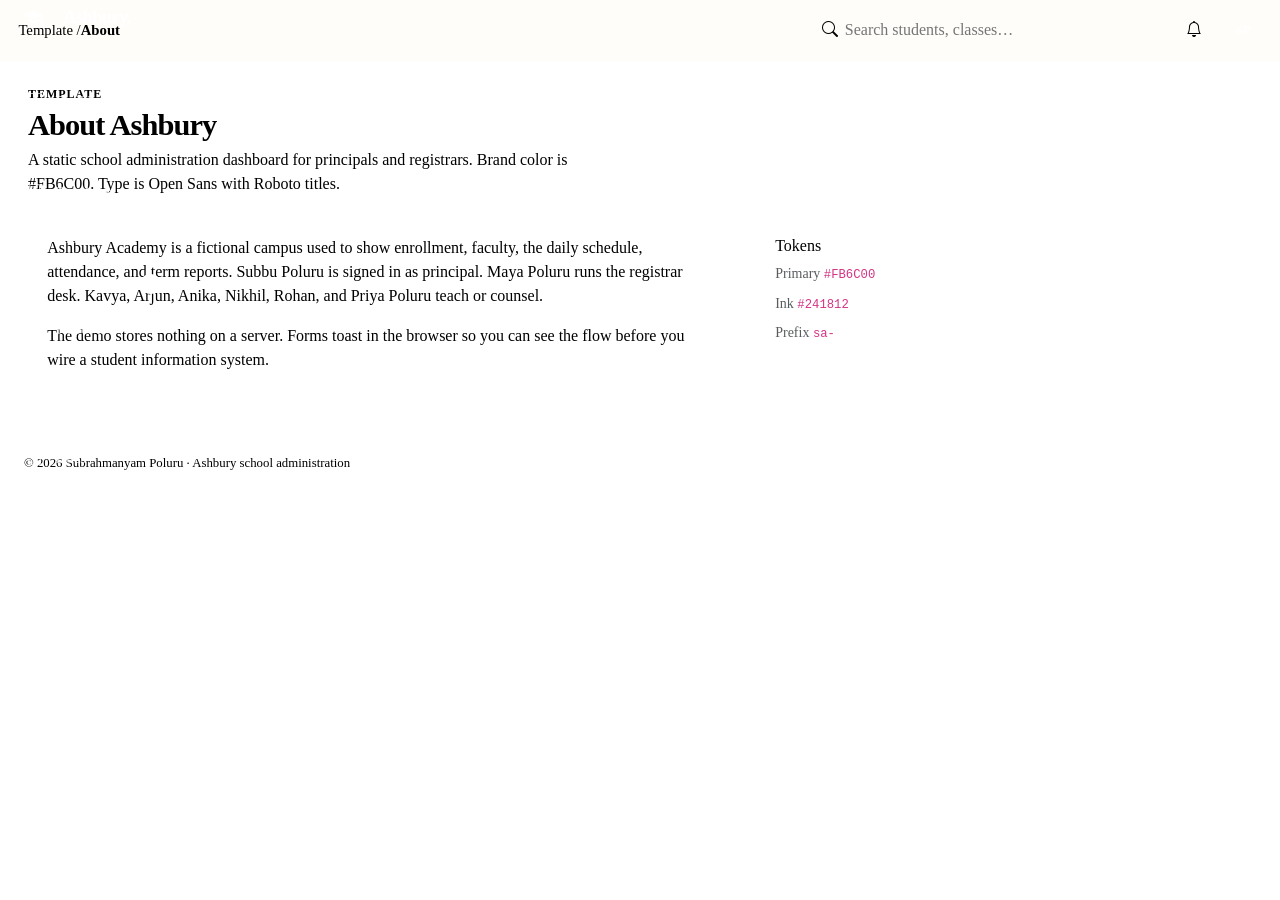
<file: web/bootstrap/school-administration/about.html>
<!DOCTYPE html>
<!--
  Ashbury — School administration dashboard
  Author: Subrahmanyam Poluru
  Website: https://polurus.com
  License: Free for Personal and Commercial Use
-->
<html lang="en">
<head>
  <meta charset="UTF-8" />
  <meta name="viewport" content="width=device-width, initial-scale=1.0" />
  <meta name="author" content="Subrahmanyam Poluru" />
  <meta name="description" content="About the Ashbury school administration template." />
  <title>About — Ashbury Academy</title>
  <link rel="preconnect" href="https://fonts.googleapis.com" />
  <link rel="preconnect" href="https://fonts.gstatic.com" crossorigin />
  <link href="https://fonts.googleapis.com/css2?family=Open+Sans:wght@400;500;600;700&family=Roboto:wght@500;700;900&display=swap" rel="stylesheet" />
  <link href="https://cdn.jsdelivr.net/npm/bootstrap@5.3.3/dist/css/bootstrap.min.css" rel="stylesheet" />
  <link href="https://cdn.jsdelivr.net/npm/bootstrap-icons@1.11.3/font/bootstrap-icons.min.css" rel="stylesheet" />
  <link href="assets/css/style.css" rel="stylesheet" />
</head>
<body class="sa-body">
  <a class="sa-skip-link" href="#main-content">Skip to content</a>
  <div class="sa-overlay" id="saOverlay" aria-hidden="true"></div>
  <div class="sa-shell">
    <aside class="sa-sidebar" id="saSidebar" aria-label="Primary">
      <div class="sa-brand">
        <a class="sa-brand-link" href="index.html">
          <span class="sa-brand-mark" aria-hidden="true"><i class="bi bi-mortarboard-fill"></i></span>
          <span>Ashbury<em>.</em></span>
        </a>
        <button type="button" class="sa-sidebar-close d-lg-none" id="saSidebarClose" aria-label="Close navigation"><i class="bi bi-x-lg"></i></button>
      </div>
      <nav class="sa-nav">
        <p class="sa-nav-label">School</p>
        <ul class="sa-nav-list">
          <li><a class="sa-nav-link" href="index.html"><i class="bi bi-grid-1x2"></i><span>Dashboard</span></a></li>
          <li><a class="sa-nav-link" href="students.html"><i class="bi bi-people"></i><span>Students</span></a></li>
          <li><a class="sa-nav-link" href="teachers.html"><i class="bi bi-person-badge"></i><span>Teachers</span></a></li>
          <li><a class="sa-nav-link" href="classes.html"><i class="bi bi-journal-bookmark"></i><span>Classes</span></a></li>
          <li><a class="sa-nav-link" href="attendance.html"><i class="bi bi-clipboard-check"></i><span>Attendance</span><span class="sa-nav-badge">6</span></a></li>
          <li><a class="sa-nav-link" href="reports.html"><i class="bi bi-graph-up"></i><span>Reports</span></a></li>
        </ul>
        <p class="sa-nav-label">Template</p>
        <ul class="sa-nav-list">
          <li><a class="sa-nav-link active" href="about.html" aria-current="page"><i class="bi bi-info-circle"></i><span>About</span></a></li>
          <li><a class="sa-nav-link" href="documentation.html"><i class="bi bi-journal-text"></i><span>Docs</span></a></li>
          <li><a class="sa-nav-link" href="contact.html"><i class="bi bi-headset"></i><span>Contact</span></a></li>
        </ul>
      </nav>
      <div class="sa-sidebar-foot"><div class="sa-staff"><span class="sa-avatar">SP</span><p><strong>Subbu Poluru</strong>Principal · Ashbury</p></div></div>
    </aside>
    <div class="sa-main">
      <header class="sa-topbar">
        <button type="button" class="sa-menu-btn" id="saMenuBtn" aria-label="Open navigation"><i class="bi bi-list fs-5"></i></button>
        <p class="sa-crumb mb-0">Template / <strong>About</strong></p>
        <div class="sa-search"><i class="bi bi-search"></i><input id="saTopSearch" type="search" placeholder="Search students, classes…" aria-label="Search the school dashboard" /></div>
        <button type="button" class="sa-icon-btn" aria-label="Notifications, 3 unread"><i class="bi bi-bell"></i><span class="sa-dot"></span></button>
        <span class="sa-avatar">SP</span>
      </header>
      <main id="main-content" class="sa-content">
        <div class="sa-page-head">
          <div>
            <p class="sa-kicker">Template</p>
            <h1>About Ashbury</h1>
            <p class="sa-lede">A static school administration dashboard for principals and registrars. Brand color is #FB6C00. Type is Open Sans with Roboto titles.</p>
          </div>
        </div>
        <div class="row g-4">
          <div class="col-lg-7">
            <section class="sa-card sa-card-pad">
              <p>Ashbury Academy is a fictional campus used to show enrollment, faculty, the daily schedule, attendance, and term reports. Subbu Poluru is signed in as principal. Maya Poluru runs the registrar desk. Kavya, Arjun, Anika, Nikhil, Rohan, and Priya Poluru teach or counsel.</p>
              <p class="mb-0">The demo stores nothing on a server. Forms toast in the browser so you can see the flow before you wire a student information system.</p>
            </section>
          </div>
          <div class="col-lg-5">
            <section class="sa-card sa-card-pad">
              <h2 class="h6">Tokens</h2>
              <p class="small text-muted mb-2">Primary <code>#FB6C00</code></p>
              <p class="small text-muted mb-2">Ink <code>#241812</code></p>
              <p class="small text-muted mb-0">Prefix <code>sa-</code></p>
            </section>
          </div>
        </div>
      </main>
      <p class="sa-footer px-4">&copy; 2026 Subrahmanyam Poluru · Ashbury school administration</p>
    </div>
  </div>
  <div class="toast-container position-fixed bottom-0 end-0 p-3" style="z-index: 1100">
    <div id="saToast" class="toast sa-toast" role="status" aria-live="polite" aria-atomic="true">
      <div class="toast-header"><strong class="me-auto">Ashbury</strong><button type="button" class="btn-close" data-bs-dismiss="toast" aria-label="Close"></button></div>
      <div class="toast-body" id="saToastBody">Done.</div>
    </div>
  </div>
  <script src="https://cdn.jsdelivr.net/npm/bootstrap@5.3.3/dist/js/bootstrap.bundle.min.js"></script>
  <script src="assets/js/script.js"></script>
</body>
</html>
</file>
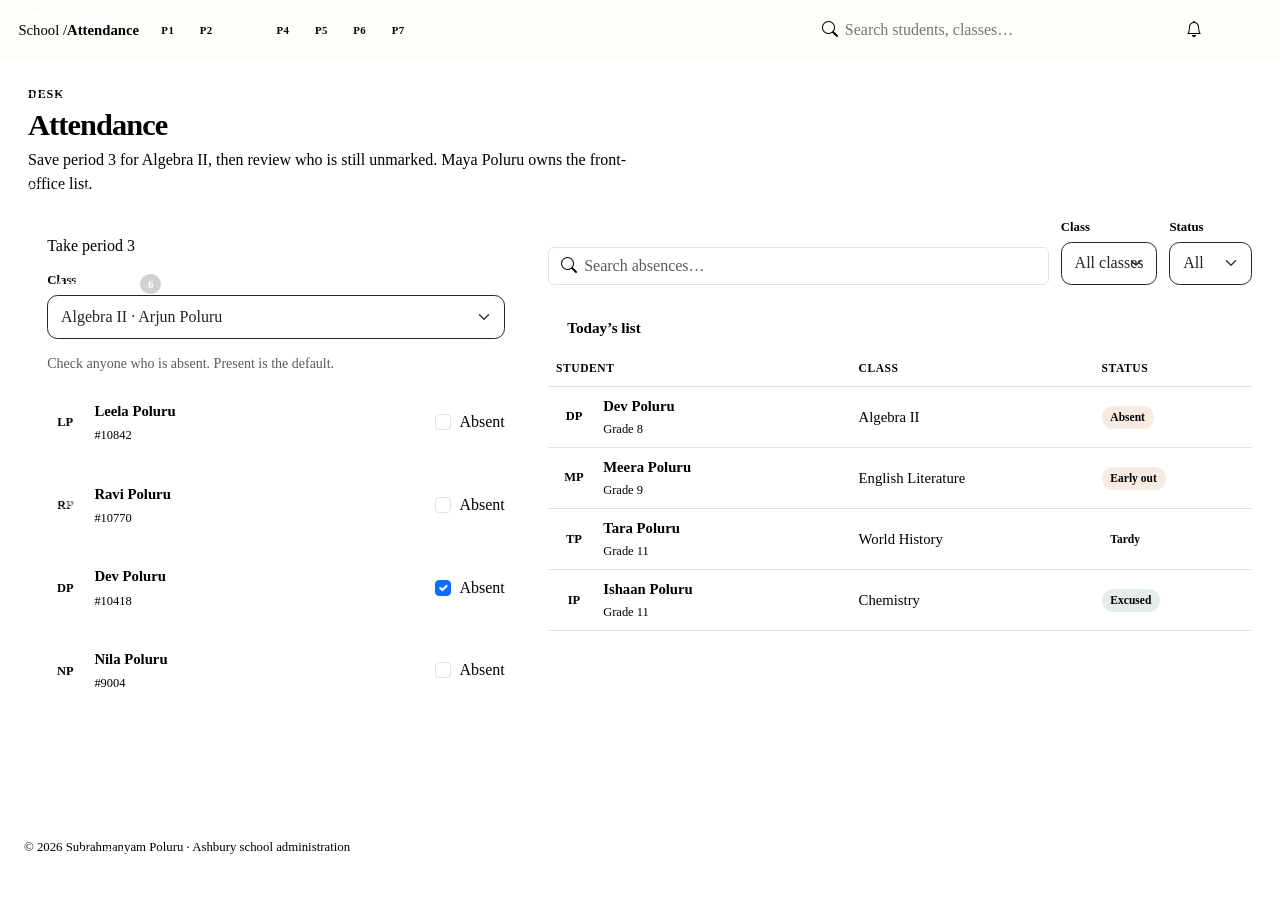
<file: web/bootstrap/school-administration/attendance.html>
<!DOCTYPE html>
<!--
  Ashbury — School administration dashboard
  Author: Subrahmanyam Poluru
  Website: https://polurus.com
  License: Free for Personal and Commercial Use
-->
<html lang="en">
<head>
  <meta charset="UTF-8" />
  <meta name="viewport" content="width=device-width, initial-scale=1.0" />
  <meta name="author" content="Subrahmanyam Poluru" />
  <meta name="description" content="Attendance desk for Ashbury Academy." />
  <title>Attendance — Ashbury Academy</title>
  <link rel="preconnect" href="https://fonts.googleapis.com" />
  <link rel="preconnect" href="https://fonts.gstatic.com" crossorigin />
  <link href="https://fonts.googleapis.com/css2?family=Open+Sans:wght@400;500;600;700&family=Roboto:wght@500;700;900&display=swap" rel="stylesheet" />
  <link href="https://cdn.jsdelivr.net/npm/bootstrap@5.3.3/dist/css/bootstrap.min.css" rel="stylesheet" />
  <link href="https://cdn.jsdelivr.net/npm/bootstrap-icons@1.11.3/font/bootstrap-icons.min.css" rel="stylesheet" />
  <link href="assets/css/style.css" rel="stylesheet" />
</head>
<body class="sa-body">
  <a class="sa-skip-link" href="#main-content">Skip to content</a>
  <div class="sa-overlay" id="saOverlay" aria-hidden="true"></div>
  <div class="sa-shell">
    <aside class="sa-sidebar" id="saSidebar" aria-label="Primary">
      <div class="sa-brand">
        <a class="sa-brand-link" href="index.html">
          <span class="sa-brand-mark" aria-hidden="true"><i class="bi bi-mortarboard-fill"></i></span>
          <span>Ashbury<em>.</em></span>
        </a>
        <button type="button" class="sa-sidebar-close d-lg-none" id="saSidebarClose" aria-label="Close navigation"><i class="bi bi-x-lg"></i></button>
      </div>
      <nav class="sa-nav">
        <p class="sa-nav-label">School</p>
        <ul class="sa-nav-list">
          <li><a class="sa-nav-link" href="index.html"><i class="bi bi-grid-1x2"></i><span>Dashboard</span></a></li>
          <li><a class="sa-nav-link" href="students.html"><i class="bi bi-people"></i><span>Students</span></a></li>
          <li><a class="sa-nav-link" href="teachers.html"><i class="bi bi-person-badge"></i><span>Teachers</span></a></li>
          <li><a class="sa-nav-link" href="classes.html"><i class="bi bi-journal-bookmark"></i><span>Classes</span></a></li>
          <li><a class="sa-nav-link active" href="attendance.html" aria-current="page"><i class="bi bi-clipboard-check"></i><span>Attendance</span><span class="sa-nav-badge">6</span></a></li>
          <li><a class="sa-nav-link" href="reports.html"><i class="bi bi-graph-up"></i><span>Reports</span></a></li>
        </ul>
        <p class="sa-nav-label">Template</p>
        <ul class="sa-nav-list">
          <li><a class="sa-nav-link" href="about.html"><i class="bi bi-info-circle"></i><span>About</span></a></li>
          <li><a class="sa-nav-link" href="documentation.html"><i class="bi bi-journal-text"></i><span>Docs</span></a></li>
          <li><a class="sa-nav-link" href="contact.html"><i class="bi bi-headset"></i><span>Contact</span></a></li>
        </ul>
      </nav>
      <div class="sa-sidebar-foot"><div class="sa-staff"><span class="sa-avatar">SP</span><p><strong>Subbu Poluru</strong>Principal · Ashbury</p></div></div>
    </aside>
    <div class="sa-main">
      <header class="sa-topbar">
        <button type="button" class="sa-menu-btn" id="saMenuBtn" aria-label="Open navigation"><i class="bi bi-list fs-5"></i></button>
        <p class="sa-crumb mb-0">School / <strong>Attendance</strong></p>
        <div class="sa-periods" aria-label="Bell schedule">
          <span class="sa-period">P1</span><span class="sa-period">P2</span><span class="sa-period is-now">P3</span><span class="sa-period">P4</span><span class="sa-period">P5</span><span class="sa-period">P6</span><span class="sa-period">P7</span>
        </div>
        <div class="sa-search"><i class="bi bi-search"></i><input id="saTopSearch" type="search" placeholder="Search students, classes…" aria-label="Search the school dashboard" /></div>
        <button type="button" class="sa-icon-btn" aria-label="Notifications, 3 unread"><i class="bi bi-bell"></i><span class="sa-dot"></span></button>
        <span class="sa-avatar">SP</span>
      </header>
      <main id="main-content" class="sa-content">
        <div class="sa-page-head">
          <div>
            <p class="sa-kicker">Desk</p>
            <h1>Attendance</h1>
            <p class="sa-lede">Save period 3 for Algebra II, then review who is still unmarked. Maya Poluru owns the front-office list.</p>
          </div>
        </div>
        <div class="row g-4">
          <div class="col-xl-5">
            <section class="sa-card sa-card-pad">
              <h2 class="h6 mb-3">Take period 3</h2>
              <form class="sa-form sa-form-stack needs-validation" id="saAttendanceForm" novalidate>
                <label class="sa-field">Class
                  <select class="form-select" name="klass" required>
                    <option value="">Choose a class</option>
                    <option selected>Algebra II · Arjun Poluru</option>
                    <option>English Literature · Kavya Poluru</option>
                    <option>Chemistry · Anika Poluru</option>
                    <option>World History · Rohan Poluru</option>
                  </select>
                </label>
                <p class="small text-muted mb-0">Check anyone who is absent. Present is the default.</p>
                <div class="sa-attend-row">
                  <div class="sa-person"><span class="sa-avatar">LP</span><div><strong>Leela Poluru</strong><span>#10842</span></div></div>
                  <div class="form-check"><input class="form-check-input" type="checkbox" name="absent" value="leela" id="absLeela" /><label class="form-check-label" for="absLeela">Absent</label></div>
                </div>
                <div class="sa-attend-row">
                  <div class="sa-person"><span class="sa-avatar sa-avatar-ember">RP</span><div><strong>Ravi Poluru</strong><span>#10770</span></div></div>
                  <div class="form-check"><input class="form-check-input" type="checkbox" name="absent" value="ravi" id="absRavi" /><label class="form-check-label" for="absRavi">Absent</label></div>
                </div>
                <div class="sa-attend-row">
                  <div class="sa-person"><span class="sa-avatar sa-avatar-ink">DP</span><div><strong>Dev Poluru</strong><span>#10418</span></div></div>
                  <div class="form-check"><input class="form-check-input" type="checkbox" name="absent" value="dev" id="absDev" checked /><label class="form-check-label" for="absDev">Absent</label></div>
                </div>
                <div class="sa-attend-row">
                  <div class="sa-person"><span class="sa-avatar">NP</span><div><strong>Nila Poluru</strong><span>#9004</span></div></div>
                  <div class="form-check"><input class="form-check-input" type="checkbox" name="absent" value="nila" id="absNila" /><label class="form-check-label" for="absNila">Absent</label></div>
                </div>
                <button type="submit" class="btn sa-btn-primary">Save attendance</button>
              </form>
            </section>
          </div>
          <div class="col-xl-7">
            <div class="sa-toolbar">
              <div class="sa-search-wrap">
                <i class="bi bi-search"></i>
                <input class="form-control" id="saAttendSearch" type="search" placeholder="Search absences…" aria-label="Search absences" />
              </div>
              <label class="sa-field">Class
                <select class="form-select" id="saAttendClass">
                  <option value="all">All classes</option>
                  <option value="algebra">Algebra</option>
                  <option value="english">English</option>
                  <option value="history">History</option>
                </select>
              </label>
              <label class="sa-field">Status
                <select class="form-select" id="saAttendStatus">
                  <option value="all">All</option>
                  <option value="absent">Absent</option>
                  <option value="tardy">Tardy</option>
                  <option value="excused">Excused</option>
                </select>
              </label>
            </div>
            <p class="sa-empty" id="saAttendEmpty">No absences match those filters.</p>
            <section class="sa-card">
              <div class="sa-card-head"><h2>Today’s list</h2></div>
              <div class="table-responsive">
                <table class="table sa-table">
                  <thead>
                    <tr>
                      <th>Student</th>
                      <th>Class</th>
                      <th>Status</th>
                    </tr>
                  </thead>
                  <tbody>
                    <tr data-attend-row data-grade="algebra" data-subject="algebra" data-status="absent">
                      <td><div class="sa-person"><span class="sa-avatar">DP</span><div><strong>Dev Poluru</strong><span>Grade 8</span></div></div></td>
                      <td>Algebra II</td>
                      <td><span class="sa-badge sa-badge-warn">Absent</span></td>
                    </tr>
                    <tr data-attend-row data-grade="english" data-subject="english" data-status="tardy">
                      <td><div class="sa-person"><span class="sa-avatar sa-avatar-ember">MP</span><div><strong>Meera Poluru</strong><span>Grade 9</span></div></div></td>
                      <td>English Literature</td>
                      <td><span class="sa-badge sa-badge-warn">Early out</span></td>
                    </tr>
                    <tr data-attend-row data-grade="history" data-subject="history" data-status="tardy">
                      <td><div class="sa-person"><span class="sa-avatar sa-avatar-ink">TP</span><div><strong>Tara Poluru</strong><span>Grade 11</span></div></div></td>
                      <td>World History</td>
                      <td><span class="sa-badge">Tardy</span></td>
                    </tr>
                    <tr data-attend-row data-grade="algebra" data-subject="algebra" data-status="excused">
                      <td><div class="sa-person"><span class="sa-avatar">IP</span><div><strong>Ishaan Poluru</strong><span>Grade 11</span></div></div></td>
                      <td>Chemistry</td>
                      <td><span class="sa-badge sa-badge-ok">Excused</span></td>
                    </tr>
                  </tbody>
                </table>
              </div>
            </section>
          </div>
        </div>
      </main>
      <p class="sa-footer px-4">&copy; 2026 Subrahmanyam Poluru · Ashbury school administration</p>
    </div>
  </div>
  <div class="toast-container position-fixed bottom-0 end-0 p-3" style="z-index: 1100">
    <div id="saToast" class="toast sa-toast" role="status" aria-live="polite" aria-atomic="true">
      <div class="toast-header"><strong class="me-auto">Ashbury</strong><button type="button" class="btn-close" data-bs-dismiss="toast" aria-label="Close"></button></div>
      <div class="toast-body" id="saToastBody">Done.</div>
    </div>
  </div>
  <script src="https://cdn.jsdelivr.net/npm/bootstrap@5.3.3/dist/js/bootstrap.bundle.min.js"></script>
  <script src="assets/js/script.js"></script>
</body>
</html>
</file>
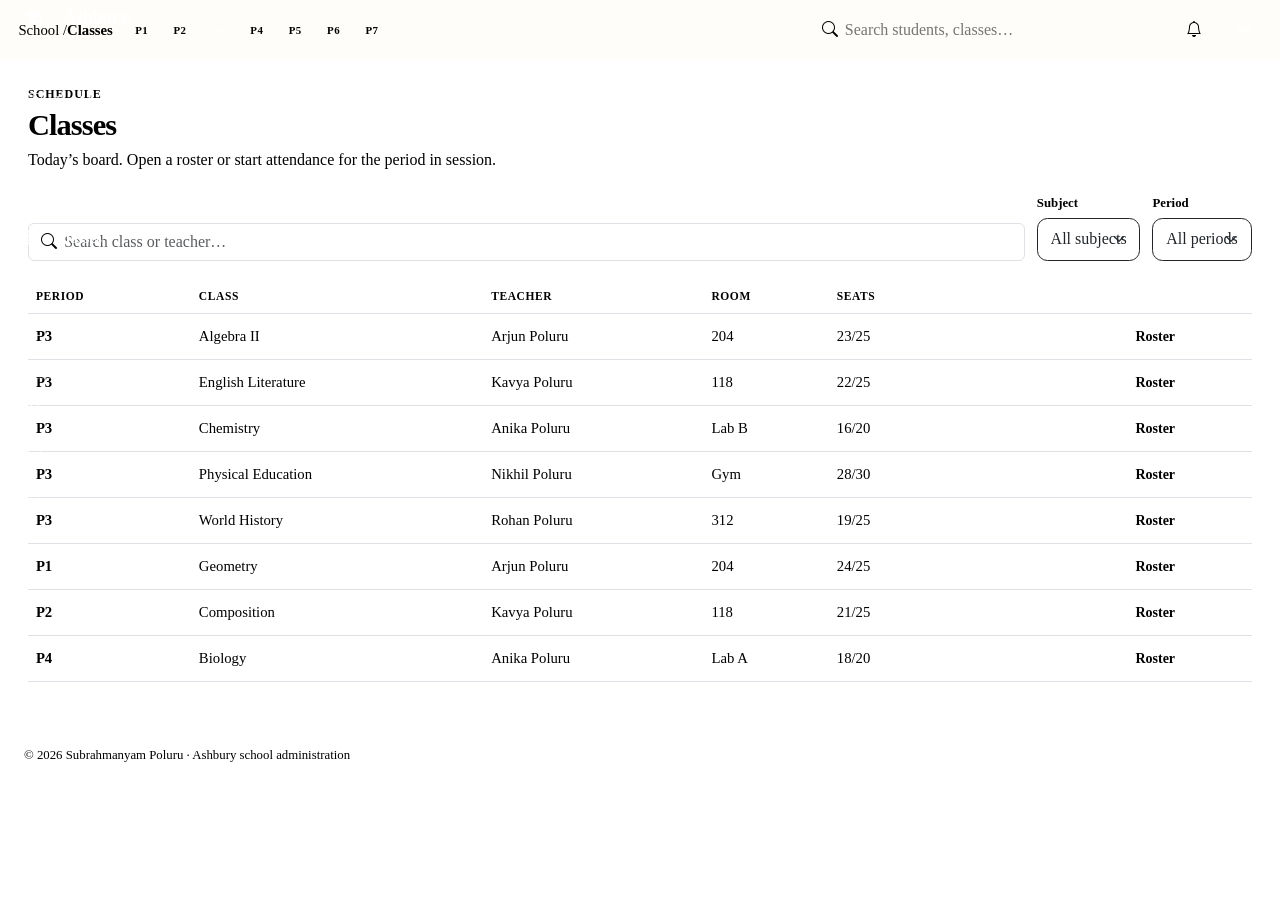
<file: web/bootstrap/school-administration/classes.html>
<!DOCTYPE html>
<!--
  Ashbury — School administration dashboard
  Author: Subrahmanyam Poluru
  Website: https://polurus.com
  License: Free for Personal and Commercial Use
-->
<html lang="en">
<head>
  <meta charset="UTF-8" />
  <meta name="viewport" content="width=device-width, initial-scale=1.0" />
  <meta name="author" content="Subrahmanyam Poluru" />
  <meta name="description" content="Class schedule for Ashbury Academy." />
  <title>Classes — Ashbury Academy</title>
  <link rel="preconnect" href="https://fonts.googleapis.com" />
  <link rel="preconnect" href="https://fonts.gstatic.com" crossorigin />
  <link href="https://fonts.googleapis.com/css2?family=Open+Sans:wght@400;500;600;700&family=Roboto:wght@500;700;900&display=swap" rel="stylesheet" />
  <link href="https://cdn.jsdelivr.net/npm/bootstrap@5.3.3/dist/css/bootstrap.min.css" rel="stylesheet" />
  <link href="https://cdn.jsdelivr.net/npm/bootstrap-icons@1.11.3/font/bootstrap-icons.min.css" rel="stylesheet" />
  <link href="assets/css/style.css" rel="stylesheet" />
</head>
<body class="sa-body">
  <a class="sa-skip-link" href="#main-content">Skip to content</a>
  <div class="sa-overlay" id="saOverlay" aria-hidden="true"></div>
  <div class="sa-shell">
    <aside class="sa-sidebar" id="saSidebar" aria-label="Primary">
      <div class="sa-brand">
        <a class="sa-brand-link" href="index.html">
          <span class="sa-brand-mark" aria-hidden="true"><i class="bi bi-mortarboard-fill"></i></span>
          <span>Ashbury<em>.</em></span>
        </a>
        <button type="button" class="sa-sidebar-close d-lg-none" id="saSidebarClose" aria-label="Close navigation"><i class="bi bi-x-lg"></i></button>
      </div>
      <nav class="sa-nav">
        <p class="sa-nav-label">School</p>
        <ul class="sa-nav-list">
          <li><a class="sa-nav-link" href="index.html"><i class="bi bi-grid-1x2"></i><span>Dashboard</span></a></li>
          <li><a class="sa-nav-link" href="students.html"><i class="bi bi-people"></i><span>Students</span></a></li>
          <li><a class="sa-nav-link" href="teachers.html"><i class="bi bi-person-badge"></i><span>Teachers</span></a></li>
          <li><a class="sa-nav-link active" href="classes.html" aria-current="page"><i class="bi bi-journal-bookmark"></i><span>Classes</span></a></li>
          <li><a class="sa-nav-link" href="attendance.html"><i class="bi bi-clipboard-check"></i><span>Attendance</span><span class="sa-nav-badge">6</span></a></li>
          <li><a class="sa-nav-link" href="reports.html"><i class="bi bi-graph-up"></i><span>Reports</span></a></li>
        </ul>
        <p class="sa-nav-label">Template</p>
        <ul class="sa-nav-list">
          <li><a class="sa-nav-link" href="about.html"><i class="bi bi-info-circle"></i><span>About</span></a></li>
          <li><a class="sa-nav-link" href="documentation.html"><i class="bi bi-journal-text"></i><span>Docs</span></a></li>
          <li><a class="sa-nav-link" href="contact.html"><i class="bi bi-headset"></i><span>Contact</span></a></li>
        </ul>
      </nav>
      <div class="sa-sidebar-foot"><div class="sa-staff"><span class="sa-avatar">SP</span><p><strong>Subbu Poluru</strong>Principal · Ashbury</p></div></div>
    </aside>
    <div class="sa-main">
      <header class="sa-topbar">
        <button type="button" class="sa-menu-btn" id="saMenuBtn" aria-label="Open navigation"><i class="bi bi-list fs-5"></i></button>
        <p class="sa-crumb mb-0">School / <strong>Classes</strong></p>
        <div class="sa-periods" aria-label="Bell schedule">
          <span class="sa-period">P1</span><span class="sa-period">P2</span><span class="sa-period is-now">P3</span><span class="sa-period">P4</span><span class="sa-period">P5</span><span class="sa-period">P6</span><span class="sa-period">P7</span>
        </div>
        <div class="sa-search"><i class="bi bi-search"></i><input id="saTopSearch" type="search" placeholder="Search students, classes…" aria-label="Search the school dashboard" /></div>
        <button type="button" class="sa-icon-btn" aria-label="Notifications, 3 unread"><i class="bi bi-bell"></i><span class="sa-dot"></span></button>
        <span class="sa-avatar">SP</span>
      </header>
      <main id="main-content" class="sa-content">
        <div class="sa-page-head">
          <div>
            <p class="sa-kicker">Schedule</p>
            <h1>Classes</h1>
            <p class="sa-lede">Today’s board. Open a roster or start attendance for the period in session.</p>
          </div>
        </div>
        <div class="sa-toolbar">
          <div class="sa-search-wrap">
            <i class="bi bi-search"></i>
            <input class="form-control" id="saClassSearch" type="search" placeholder="Search class or teacher…" aria-label="Search classes" />
          </div>
          <label class="sa-field">Subject
            <select class="form-select" id="saClassSubject">
              <option value="all">All subjects</option>
              <option value="math">Math</option>
              <option value="english">English</option>
              <option value="science">Science</option>
              <option value="history">History</option>
              <option value="pe">PE</option>
            </select>
          </label>
          <label class="sa-field">Period
            <select class="form-select" id="saClassPeriod">
              <option value="all">All periods</option>
              <option value="1">Period 1</option>
              <option value="2">Period 2</option>
              <option value="3">Period 3</option>
              <option value="4">Period 4</option>
            </select>
          </label>
        </div>
        <p class="sa-empty" id="saClassEmpty">No classes match those filters.</p>
        <section class="sa-card">
          <div class="table-responsive">
            <table class="table sa-table">
              <thead>
                <tr>
                  <th>Period</th>
                  <th>Class</th>
                  <th>Teacher</th>
                  <th>Room</th>
                  <th>Seats</th>
                  <th></th>
                </tr>
              </thead>
              <tbody>
                <tr data-class-row data-grade="math" data-subject="math" data-status="3">
                  <td class="sa-class-time">P3</td>
                  <td>Algebra II</td>
                  <td>Arjun Poluru</td>
                  <td>204</td>
                  <td>23/25</td>
                  <td class="text-end">
                    <button type="button" class="btn sa-btn-ghost btn-sm" data-class-action="roster" data-class-name="Algebra II">Roster</button>
                    <button type="button" class="btn sa-btn-primary btn-sm" data-class-action="attend" data-class-name="Algebra II">Attend</button>
                  </td>
                </tr>
                <tr data-class-row data-subject="english" data-status="3">
                  <td class="sa-class-time">P3</td>
                  <td>English Literature</td>
                  <td>Kavya Poluru</td>
                  <td>118</td>
                  <td>22/25</td>
                  <td class="text-end">
                    <button type="button" class="btn sa-btn-ghost btn-sm" data-class-action="roster" data-class-name="English Literature">Roster</button>
                    <button type="button" class="btn sa-btn-primary btn-sm" data-class-action="attend" data-class-name="English Literature">Attend</button>
                  </td>
                </tr>
                <tr data-class-row data-subject="science" data-status="3">
                  <td class="sa-class-time">P3</td>
                  <td>Chemistry</td>
                  <td>Anika Poluru</td>
                  <td>Lab B</td>
                  <td>16/20</td>
                  <td class="text-end">
                    <button type="button" class="btn sa-btn-ghost btn-sm" data-class-action="roster" data-class-name="Chemistry">Roster</button>
                    <button type="button" class="btn sa-btn-primary btn-sm" data-class-action="attend" data-class-name="Chemistry">Attend</button>
                  </td>
                </tr>
                <tr data-class-row data-subject="pe" data-status="3">
                  <td class="sa-class-time">P3</td>
                  <td>Physical Education</td>
                  <td>Nikhil Poluru</td>
                  <td>Gym</td>
                  <td>28/30</td>
                  <td class="text-end">
                    <button type="button" class="btn sa-btn-ghost btn-sm" data-class-action="roster" data-class-name="Physical Education">Roster</button>
                    <button type="button" class="btn sa-btn-primary btn-sm" data-class-action="attend" data-class-name="Physical Education">Attend</button>
                  </td>
                </tr>
                <tr data-class-row data-subject="history" data-status="3">
                  <td class="sa-class-time">P3</td>
                  <td>World History</td>
                  <td>Rohan Poluru</td>
                  <td>312</td>
                  <td>19/25</td>
                  <td class="text-end">
                    <button type="button" class="btn sa-btn-ghost btn-sm" data-class-action="roster" data-class-name="World History">Roster</button>
                    <button type="button" class="btn sa-btn-primary btn-sm" data-class-action="attend" data-class-name="World History">Attend</button>
                  </td>
                </tr>
                <tr data-class-row data-subject="math" data-status="1">
                  <td class="sa-class-time">P1</td>
                  <td>Geometry</td>
                  <td>Arjun Poluru</td>
                  <td>204</td>
                  <td>24/25</td>
                  <td class="text-end">
                    <button type="button" class="btn sa-btn-ghost btn-sm" data-class-action="roster" data-class-name="Geometry">Roster</button>
                    <button type="button" class="btn sa-btn-primary btn-sm" data-class-action="attend" data-class-name="Geometry">Attend</button>
                  </td>
                </tr>
                <tr data-class-row data-subject="english" data-status="2">
                  <td class="sa-class-time">P2</td>
                  <td>Composition</td>
                  <td>Kavya Poluru</td>
                  <td>118</td>
                  <td>21/25</td>
                  <td class="text-end">
                    <button type="button" class="btn sa-btn-ghost btn-sm" data-class-action="roster" data-class-name="Composition">Roster</button>
                    <button type="button" class="btn sa-btn-primary btn-sm" data-class-action="attend" data-class-name="Composition">Attend</button>
                  </td>
                </tr>
                <tr data-class-row data-subject="science" data-status="4">
                  <td class="sa-class-time">P4</td>
                  <td>Biology</td>
                  <td>Anika Poluru</td>
                  <td>Lab A</td>
                  <td>18/20</td>
                  <td class="text-end">
                    <button type="button" class="btn sa-btn-ghost btn-sm" data-class-action="roster" data-class-name="Biology">Roster</button>
                    <button type="button" class="btn sa-btn-primary btn-sm" data-class-action="attend" data-class-name="Biology">Attend</button>
                  </td>
                </tr>
              </tbody>
            </table>
          </div>
        </section>
      </main>
      <p class="sa-footer px-4">&copy; 2026 Subrahmanyam Poluru · Ashbury school administration</p>
    </div>
  </div>
  <div class="toast-container position-fixed bottom-0 end-0 p-3" style="z-index: 1100">
    <div id="saToast" class="toast sa-toast" role="status" aria-live="polite" aria-atomic="true">
      <div class="toast-header"><strong class="me-auto">Ashbury</strong><button type="button" class="btn-close" data-bs-dismiss="toast" aria-label="Close"></button></div>
      <div class="toast-body" id="saToastBody">Done.</div>
    </div>
  </div>
  <script src="https://cdn.jsdelivr.net/npm/bootstrap@5.3.3/dist/js/bootstrap.bundle.min.js"></script>
  <script src="assets/js/script.js"></script>
</body>
</html>
</file>
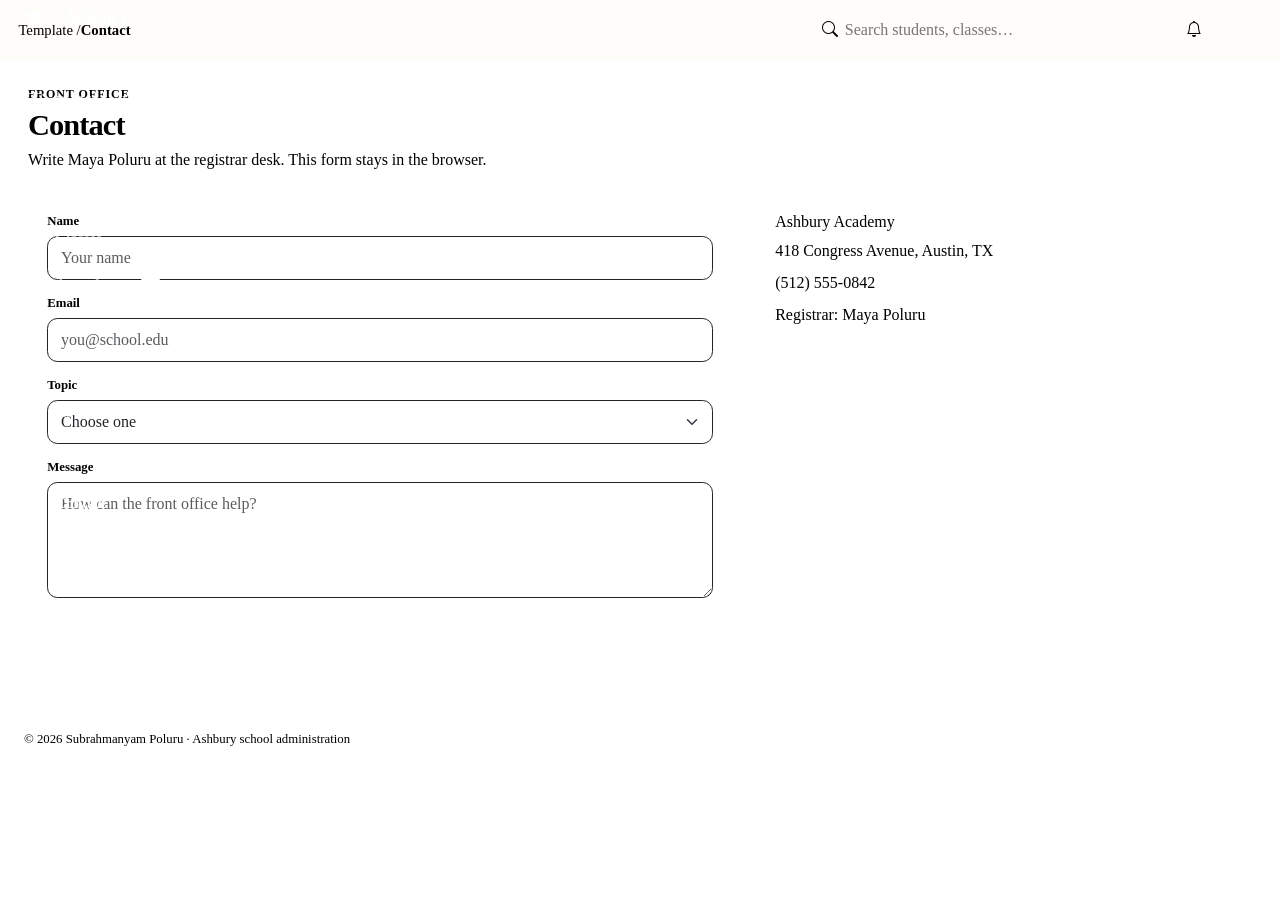
<file: web/bootstrap/school-administration/contact.html>
<!DOCTYPE html>
<!--
  Ashbury — School administration dashboard
  Author: Subrahmanyam Poluru
  Website: https://polurus.com
  License: Free for Personal and Commercial Use
-->
<html lang="en">
<head>
  <meta charset="UTF-8" />
  <meta name="viewport" content="width=device-width, initial-scale=1.0" />
  <meta name="author" content="Subrahmanyam Poluru" />
  <meta name="description" content="Contact the Ashbury Academy front office." />
  <title>Contact — Ashbury Academy</title>
  <link rel="preconnect" href="https://fonts.googleapis.com" />
  <link rel="preconnect" href="https://fonts.gstatic.com" crossorigin />
  <link href="https://fonts.googleapis.com/css2?family=Open+Sans:wght@400;500;600;700&family=Roboto:wght@500;700;900&display=swap" rel="stylesheet" />
  <link href="https://cdn.jsdelivr.net/npm/bootstrap@5.3.3/dist/css/bootstrap.min.css" rel="stylesheet" />
  <link href="https://cdn.jsdelivr.net/npm/bootstrap-icons@1.11.3/font/bootstrap-icons.min.css" rel="stylesheet" />
  <link href="assets/css/style.css" rel="stylesheet" />
</head>
<body class="sa-body">
  <a class="sa-skip-link" href="#main-content">Skip to content</a>
  <div class="sa-overlay" id="saOverlay" aria-hidden="true"></div>
  <div class="sa-shell">
    <aside class="sa-sidebar" id="saSidebar" aria-label="Primary">
      <div class="sa-brand">
        <a class="sa-brand-link" href="index.html">
          <span class="sa-brand-mark" aria-hidden="true"><i class="bi bi-mortarboard-fill"></i></span>
          <span>Ashbury<em>.</em></span>
        </a>
        <button type="button" class="sa-sidebar-close d-lg-none" id="saSidebarClose" aria-label="Close navigation"><i class="bi bi-x-lg"></i></button>
      </div>
      <nav class="sa-nav">
        <p class="sa-nav-label">School</p>
        <ul class="sa-nav-list">
          <li><a class="sa-nav-link" href="index.html"><i class="bi bi-grid-1x2"></i><span>Dashboard</span></a></li>
          <li><a class="sa-nav-link" href="students.html"><i class="bi bi-people"></i><span>Students</span></a></li>
          <li><a class="sa-nav-link" href="teachers.html"><i class="bi bi-person-badge"></i><span>Teachers</span></a></li>
          <li><a class="sa-nav-link" href="classes.html"><i class="bi bi-journal-bookmark"></i><span>Classes</span></a></li>
          <li><a class="sa-nav-link" href="attendance.html"><i class="bi bi-clipboard-check"></i><span>Attendance</span><span class="sa-nav-badge">6</span></a></li>
          <li><a class="sa-nav-link" href="reports.html"><i class="bi bi-graph-up"></i><span>Reports</span></a></li>
        </ul>
        <p class="sa-nav-label">Template</p>
        <ul class="sa-nav-list">
          <li><a class="sa-nav-link" href="about.html"><i class="bi bi-info-circle"></i><span>About</span></a></li>
          <li><a class="sa-nav-link" href="documentation.html"><i class="bi bi-journal-text"></i><span>Docs</span></a></li>
          <li><a class="sa-nav-link active" href="contact.html" aria-current="page"><i class="bi bi-headset"></i><span>Contact</span></a></li>
        </ul>
      </nav>
      <div class="sa-sidebar-foot"><div class="sa-staff"><span class="sa-avatar">SP</span><p><strong>Subbu Poluru</strong>Principal · Ashbury</p></div></div>
    </aside>
    <div class="sa-main">
      <header class="sa-topbar">
        <button type="button" class="sa-menu-btn" id="saMenuBtn" aria-label="Open navigation"><i class="bi bi-list fs-5"></i></button>
        <p class="sa-crumb mb-0">Template / <strong>Contact</strong></p>
        <div class="sa-search"><i class="bi bi-search"></i><input id="saTopSearch" type="search" placeholder="Search students, classes…" aria-label="Search the school dashboard" /></div>
        <button type="button" class="sa-icon-btn" aria-label="Notifications, 3 unread"><i class="bi bi-bell"></i><span class="sa-dot"></span></button>
        <span class="sa-avatar">SP</span>
      </header>
      <main id="main-content" class="sa-content">
        <div class="sa-page-head">
          <div>
            <p class="sa-kicker">Front office</p>
            <h1>Contact</h1>
            <p class="sa-lede">Write Maya Poluru at the registrar desk. This form stays in the browser.</p>
          </div>
        </div>
        <div class="row g-4">
          <div class="col-lg-7">
            <section class="sa-card sa-card-pad">
              <form class="sa-form sa-form-stack needs-validation" id="saContactForm" novalidate>
                <label class="sa-field">Name
                  <input class="form-control" name="name" required placeholder="Your name" />
                </label>
                <label class="sa-field">Email
                  <input class="form-control" type="email" name="email" required placeholder="you@school.edu" />
                </label>
                <label class="sa-field">Topic
                  <select class="form-select" name="topic" required>
                    <option value="">Choose one</option>
                    <option>Enrollment</option>
                    <option>Attendance</option>
                    <option>Schedule</option>
                    <option>Other</option>
                  </select>
                </label>
                <label class="sa-field">Message
                  <textarea class="form-control" name="message" rows="4" required placeholder="How can the front office help?"></textarea>
                </label>
                <button type="submit" class="btn sa-btn-primary">Send</button>
              </form>
            </section>
          </div>
          <div class="col-lg-5">
            <section class="sa-card sa-card-pad">
              <h2 class="h6">Ashbury Academy</h2>
              <p class="mb-2">418 Congress Avenue, Austin, TX</p>
              <p class="mb-2">(512) 555-0842</p>
              <p class="mb-0">Registrar: Maya Poluru</p>
            </section>
          </div>
        </div>
      </main>
      <p class="sa-footer px-4">&copy; 2026 Subrahmanyam Poluru · Ashbury school administration</p>
    </div>
  </div>
  <div class="toast-container position-fixed bottom-0 end-0 p-3" style="z-index: 1100">
    <div id="saToast" class="toast sa-toast" role="status" aria-live="polite" aria-atomic="true">
      <div class="toast-header"><strong class="me-auto">Ashbury</strong><button type="button" class="btn-close" data-bs-dismiss="toast" aria-label="Close"></button></div>
      <div class="toast-body" id="saToastBody">Done.</div>
    </div>
  </div>
  <script src="https://cdn.jsdelivr.net/npm/bootstrap@5.3.3/dist/js/bootstrap.bundle.min.js"></script>
  <script src="assets/js/script.js"></script>
</body>
</html>
</file>
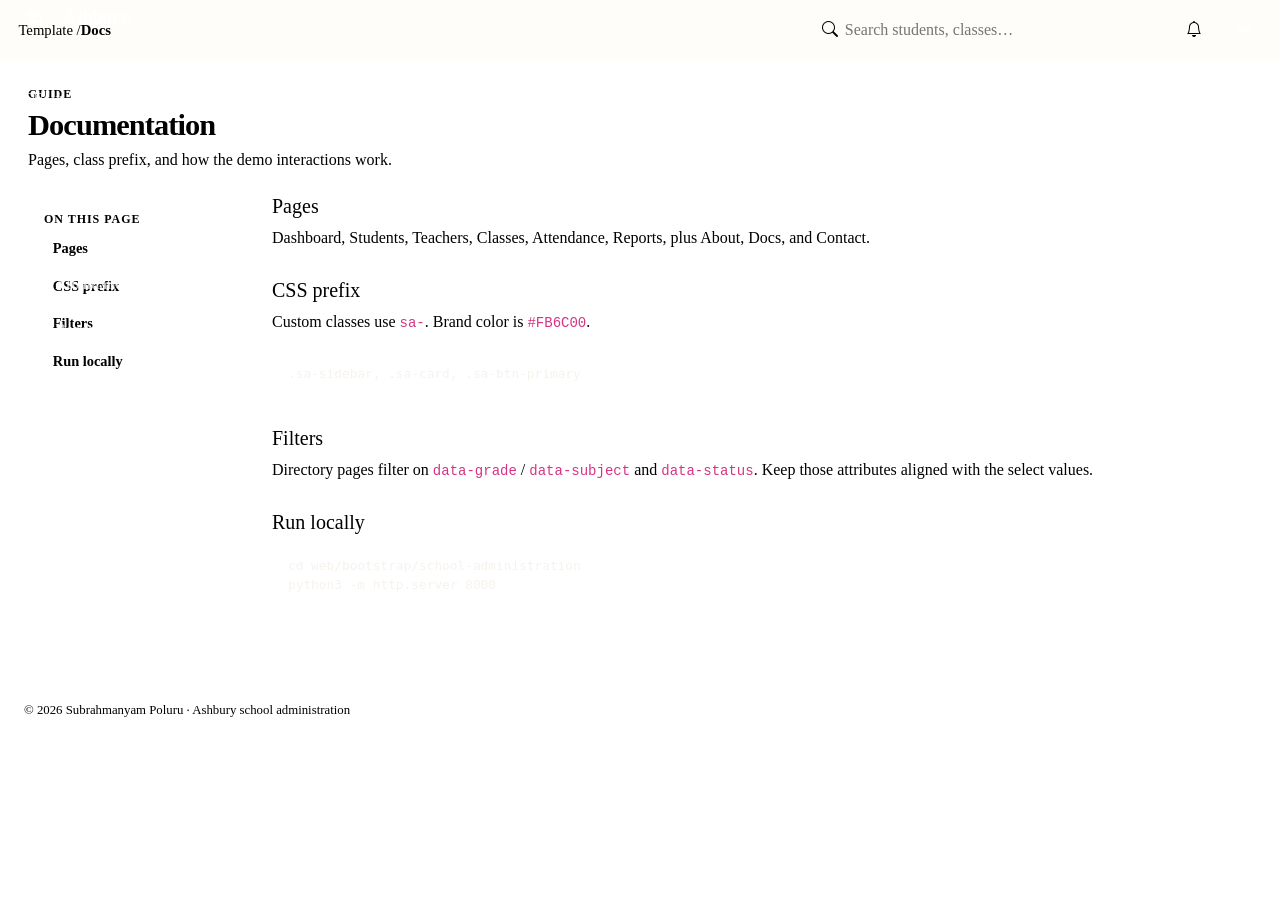
<file: web/bootstrap/school-administration/documentation.html>
<!DOCTYPE html>
<!--
  Ashbury — School administration dashboard
  Author: Subrahmanyam Poluru
  Website: https://polurus.com
  License: Free for Personal and Commercial Use
-->
<html lang="en">
<head>
  <meta charset="UTF-8" />
  <meta name="viewport" content="width=device-width, initial-scale=1.0" />
  <meta name="author" content="Subrahmanyam Poluru" />
  <meta name="description" content="Documentation for the Ashbury school administration dashboard." />
  <title>Docs — Ashbury Academy</title>
  <link rel="preconnect" href="https://fonts.googleapis.com" />
  <link rel="preconnect" href="https://fonts.gstatic.com" crossorigin />
  <link href="https://fonts.googleapis.com/css2?family=Open+Sans:wght@400;500;600;700&family=Roboto:wght@500;700;900&display=swap" rel="stylesheet" />
  <link href="https://cdn.jsdelivr.net/npm/bootstrap@5.3.3/dist/css/bootstrap.min.css" rel="stylesheet" />
  <link href="https://cdn.jsdelivr.net/npm/bootstrap-icons@1.11.3/font/bootstrap-icons.min.css" rel="stylesheet" />
  <link href="assets/css/style.css" rel="stylesheet" />
</head>
<body class="sa-body">
  <a class="sa-skip-link" href="#main-content">Skip to content</a>
  <div class="sa-overlay" id="saOverlay" aria-hidden="true"></div>
  <div class="sa-shell">
    <aside class="sa-sidebar" id="saSidebar" aria-label="Primary">
      <div class="sa-brand">
        <a class="sa-brand-link" href="index.html">
          <span class="sa-brand-mark" aria-hidden="true"><i class="bi bi-mortarboard-fill"></i></span>
          <span>Ashbury<em>.</em></span>
        </a>
        <button type="button" class="sa-sidebar-close d-lg-none" id="saSidebarClose" aria-label="Close navigation"><i class="bi bi-x-lg"></i></button>
      </div>
      <nav class="sa-nav">
        <p class="sa-nav-label">School</p>
        <ul class="sa-nav-list">
          <li><a class="sa-nav-link" href="index.html"><i class="bi bi-grid-1x2"></i><span>Dashboard</span></a></li>
          <li><a class="sa-nav-link" href="students.html"><i class="bi bi-people"></i><span>Students</span></a></li>
          <li><a class="sa-nav-link" href="teachers.html"><i class="bi bi-person-badge"></i><span>Teachers</span></a></li>
          <li><a class="sa-nav-link" href="classes.html"><i class="bi bi-journal-bookmark"></i><span>Classes</span></a></li>
          <li><a class="sa-nav-link" href="attendance.html"><i class="bi bi-clipboard-check"></i><span>Attendance</span><span class="sa-nav-badge">6</span></a></li>
          <li><a class="sa-nav-link" href="reports.html"><i class="bi bi-graph-up"></i><span>Reports</span></a></li>
        </ul>
        <p class="sa-nav-label">Template</p>
        <ul class="sa-nav-list">
          <li><a class="sa-nav-link" href="about.html"><i class="bi bi-info-circle"></i><span>About</span></a></li>
          <li><a class="sa-nav-link active" href="documentation.html" aria-current="page"><i class="bi bi-journal-text"></i><span>Docs</span></a></li>
          <li><a class="sa-nav-link" href="contact.html"><i class="bi bi-headset"></i><span>Contact</span></a></li>
        </ul>
      </nav>
      <div class="sa-sidebar-foot"><div class="sa-staff"><span class="sa-avatar">SP</span><p><strong>Subbu Poluru</strong>Principal · Ashbury</p></div></div>
    </aside>
    <div class="sa-main">
      <header class="sa-topbar">
        <button type="button" class="sa-menu-btn" id="saMenuBtn" aria-label="Open navigation"><i class="bi bi-list fs-5"></i></button>
        <p class="sa-crumb mb-0">Template / <strong>Docs</strong></p>
        <div class="sa-search"><i class="bi bi-search"></i><input id="saTopSearch" type="search" placeholder="Search students, classes…" aria-label="Search the school dashboard" /></div>
        <button type="button" class="sa-icon-btn" aria-label="Notifications, 3 unread"><i class="bi bi-bell"></i><span class="sa-dot"></span></button>
        <span class="sa-avatar">SP</span>
      </header>
      <main id="main-content" class="sa-content">
        <div class="sa-page-head">
          <div>
            <p class="sa-kicker">Guide</p>
            <h1>Documentation</h1>
            <p class="sa-lede">Pages, class prefix, and how the demo interactions work.</p>
          </div>
        </div>
        <div class="sa-docs">
          <nav class="sa-docs-nav" aria-label="On this page">
            <p class="sa-kicker">On this page</p>
            <ul>
              <li><a href="#pages">Pages</a></li>
              <li><a href="#prefix">CSS prefix</a></li>
              <li><a href="#filters">Filters</a></li>
              <li><a href="#run">Run locally</a></li>
            </ul>
          </nav>
          <div class="sa-docs-content">
            <section id="pages">
              <h2 class="h5">Pages</h2>
              <p>Dashboard, Students, Teachers, Classes, Attendance, Reports, plus About, Docs, and Contact.</p>
            </section>
            <section id="prefix">
              <h2 class="h5">CSS prefix</h2>
              <p>Custom classes use <code>sa-</code>. Brand color is <code>#FB6C00</code>.</p>
              <code class="sa-code">.sa-sidebar, .sa-card, .sa-btn-primary</code>
            </section>
            <section id="filters">
              <h2 class="h5">Filters</h2>
              <p>Directory pages filter on <code>data-grade</code> / <code>data-subject</code> and <code>data-status</code>. Keep those attributes aligned with the select values.</p>
            </section>
            <section id="run">
              <h2 class="h5">Run locally</h2>
              <code class="sa-code">cd web/bootstrap/school-administration
python3 -m http.server 8000</code>
            </section>
          </div>
        </div>
      </main>
      <p class="sa-footer px-4">&copy; 2026 Subrahmanyam Poluru · Ashbury school administration</p>
    </div>
  </div>
  <div class="toast-container position-fixed bottom-0 end-0 p-3" style="z-index: 1100">
    <div id="saToast" class="toast sa-toast" role="status" aria-live="polite" aria-atomic="true">
      <div class="toast-header"><strong class="me-auto">Ashbury</strong><button type="button" class="btn-close" data-bs-dismiss="toast" aria-label="Close"></button></div>
      <div class="toast-body" id="saToastBody">Done.</div>
    </div>
  </div>
  <script src="https://cdn.jsdelivr.net/npm/bootstrap@5.3.3/dist/js/bootstrap.bundle.min.js"></script>
  <script src="assets/js/script.js"></script>
</body>
</html>
</file>
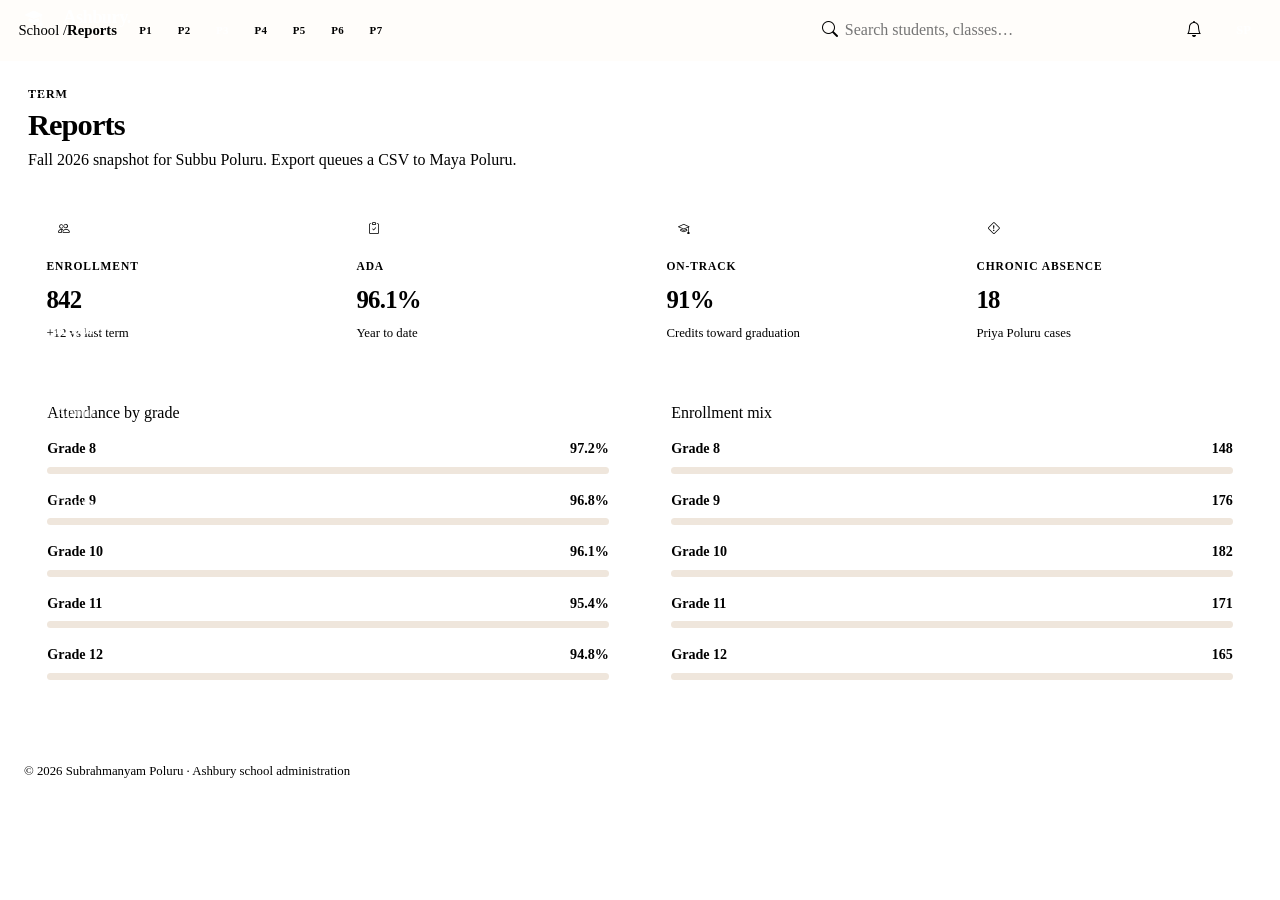
<file: web/bootstrap/school-administration/reports.html>
<!DOCTYPE html>
<!--
  Ashbury — School administration dashboard
  Author: Subrahmanyam Poluru
  Website: https://polurus.com
  License: Free for Personal and Commercial Use
-->
<html lang="en">
<head>
  <meta charset="UTF-8" />
  <meta name="viewport" content="width=device-width, initial-scale=1.0" />
  <meta name="author" content="Subrahmanyam Poluru" />
  <meta name="description" content="Enrollment and attendance reports for Ashbury Academy." />
  <title>Reports — Ashbury Academy</title>
  <link rel="preconnect" href="https://fonts.googleapis.com" />
  <link rel="preconnect" href="https://fonts.gstatic.com" crossorigin />
  <link href="https://fonts.googleapis.com/css2?family=Open+Sans:wght@400;500;600;700&family=Roboto:wght@500;700;900&display=swap" rel="stylesheet" />
  <link href="https://cdn.jsdelivr.net/npm/bootstrap@5.3.3/dist/css/bootstrap.min.css" rel="stylesheet" />
  <link href="https://cdn.jsdelivr.net/npm/bootstrap-icons@1.11.3/font/bootstrap-icons.min.css" rel="stylesheet" />
  <link href="assets/css/style.css" rel="stylesheet" />
</head>
<body class="sa-body">
  <a class="sa-skip-link" href="#main-content">Skip to content</a>
  <div class="sa-overlay" id="saOverlay" aria-hidden="true"></div>
  <div class="sa-shell">
    <aside class="sa-sidebar" id="saSidebar" aria-label="Primary">
      <div class="sa-brand">
        <a class="sa-brand-link" href="index.html">
          <span class="sa-brand-mark" aria-hidden="true"><i class="bi bi-mortarboard-fill"></i></span>
          <span>Ashbury<em>.</em></span>
        </a>
        <button type="button" class="sa-sidebar-close d-lg-none" id="saSidebarClose" aria-label="Close navigation"><i class="bi bi-x-lg"></i></button>
      </div>
      <nav class="sa-nav">
        <p class="sa-nav-label">School</p>
        <ul class="sa-nav-list">
          <li><a class="sa-nav-link" href="index.html"><i class="bi bi-grid-1x2"></i><span>Dashboard</span></a></li>
          <li><a class="sa-nav-link" href="students.html"><i class="bi bi-people"></i><span>Students</span></a></li>
          <li><a class="sa-nav-link" href="teachers.html"><i class="bi bi-person-badge"></i><span>Teachers</span></a></li>
          <li><a class="sa-nav-link" href="classes.html"><i class="bi bi-journal-bookmark"></i><span>Classes</span></a></li>
          <li><a class="sa-nav-link" href="attendance.html"><i class="bi bi-clipboard-check"></i><span>Attendance</span><span class="sa-nav-badge">6</span></a></li>
          <li><a class="sa-nav-link active" href="reports.html" aria-current="page"><i class="bi bi-graph-up"></i><span>Reports</span></a></li>
        </ul>
        <p class="sa-nav-label">Template</p>
        <ul class="sa-nav-list">
          <li><a class="sa-nav-link" href="about.html"><i class="bi bi-info-circle"></i><span>About</span></a></li>
          <li><a class="sa-nav-link" href="documentation.html"><i class="bi bi-journal-text"></i><span>Docs</span></a></li>
          <li><a class="sa-nav-link" href="contact.html"><i class="bi bi-headset"></i><span>Contact</span></a></li>
        </ul>
      </nav>
      <div class="sa-sidebar-foot"><div class="sa-staff"><span class="sa-avatar">SP</span><p><strong>Subbu Poluru</strong>Principal · Ashbury</p></div></div>
    </aside>
    <div class="sa-main">
      <header class="sa-topbar">
        <button type="button" class="sa-menu-btn" id="saMenuBtn" aria-label="Open navigation"><i class="bi bi-list fs-5"></i></button>
        <p class="sa-crumb mb-0">School / <strong>Reports</strong></p>
        <div class="sa-periods" aria-label="Bell schedule">
          <span class="sa-period">P1</span><span class="sa-period">P2</span><span class="sa-period is-now">P3</span><span class="sa-period">P4</span><span class="sa-period">P5</span><span class="sa-period">P6</span><span class="sa-period">P7</span>
        </div>
        <div class="sa-search"><i class="bi bi-search"></i><input id="saTopSearch" type="search" placeholder="Search students, classes…" aria-label="Search the school dashboard" /></div>
        <button type="button" class="sa-icon-btn" aria-label="Notifications, 3 unread"><i class="bi bi-bell"></i><span class="sa-dot"></span></button>
        <span class="sa-avatar">SP</span>
      </header>
      <main id="main-content" class="sa-content">
        <div class="sa-page-head">
          <div>
            <p class="sa-kicker">Term</p>
            <h1>Reports</h1>
            <p class="sa-lede">Fall 2026 snapshot for Subbu Poluru. Export queues a CSV to Maya Poluru.</p>
          </div>
          <button type="button" class="btn sa-btn-primary" id="saReportExport"><i class="bi bi-download me-1"></i>Export</button>
        </div>
        <div class="row g-3 mb-4">
          <div class="col-sm-6 col-xl-3"><article class="sa-card sa-stat"><span class="sa-stat-icon"><i class="bi bi-people"></i></span><span>Enrollment</span><strong>842</strong><small>+12 vs last term</small></article></div>
          <div class="col-sm-6 col-xl-3"><article class="sa-card sa-stat"><span class="sa-stat-icon"><i class="bi bi-clipboard-check"></i></span><span>ADA</span><strong>96.1%</strong><small>Year to date</small></article></div>
          <div class="col-sm-6 col-xl-3"><article class="sa-card sa-stat"><span class="sa-stat-icon"><i class="bi bi-mortarboard"></i></span><span>On-track</span><strong>91%</strong><small>Credits toward graduation</small></article></div>
          <div class="col-sm-6 col-xl-3"><article class="sa-card sa-stat"><span class="sa-stat-icon"><i class="bi bi-exclamation-diamond"></i></span><span>Chronic absence</span><strong>18</strong><small>Priya Poluru cases</small></article></div>
        </div>
        <div class="row g-4">
          <div class="col-xl-6">
            <section class="sa-card sa-card-pad">
              <h2 class="h6 mb-3">Attendance by grade</h2>
              <div class="sa-zone mb-3"><div class="sa-zone-row"><span>Grade 8</span><span>97.2%</span></div><div class="sa-bar"><span style="width:97%"></span></div></div>
              <div class="sa-zone mb-3"><div class="sa-zone-row"><span>Grade 9</span><span>96.8%</span></div><div class="sa-bar"><span style="width:97%"></span></div></div>
              <div class="sa-zone mb-3"><div class="sa-zone-row"><span>Grade 10</span><span>96.1%</span></div><div class="sa-bar"><span style="width:96%"></span></div></div>
              <div class="sa-zone mb-3"><div class="sa-zone-row"><span>Grade 11</span><span>95.4%</span></div><div class="sa-bar"><span style="width:95%"></span></div></div>
              <div class="sa-zone"><div class="sa-zone-row"><span>Grade 12</span><span>94.8%</span></div><div class="sa-bar"><span style="width:95%"></span></div></div>
            </section>
          </div>
          <div class="col-xl-6">
            <section class="sa-card sa-card-pad">
              <h2 class="h6 mb-3">Enrollment mix</h2>
              <div class="sa-zone mb-3"><div class="sa-zone-row"><span>Grade 8</span><span>148</span></div><div class="sa-bar"><span style="width:70%"></span></div></div>
              <div class="sa-zone mb-3"><div class="sa-zone-row"><span>Grade 9</span><span>176</span></div><div class="sa-bar"><span style="width:84%"></span></div></div>
              <div class="sa-zone mb-3"><div class="sa-zone-row"><span>Grade 10</span><span>182</span></div><div class="sa-bar"><span style="width:86%"></span></div></div>
              <div class="sa-zone mb-3"><div class="sa-zone-row"><span>Grade 11</span><span>171</span></div><div class="sa-bar"><span style="width:81%"></span></div></div>
              <div class="sa-zone"><div class="sa-zone-row"><span>Grade 12</span><span>165</span></div><div class="sa-bar"><span style="width:78%"></span></div></div>
            </section>
          </div>
        </div>
      </main>
      <p class="sa-footer px-4">&copy; 2026 Subrahmanyam Poluru · Ashbury school administration</p>
    </div>
  </div>
  <div class="toast-container position-fixed bottom-0 end-0 p-3" style="z-index: 1100">
    <div id="saToast" class="toast sa-toast" role="status" aria-live="polite" aria-atomic="true">
      <div class="toast-header"><strong class="me-auto">Ashbury</strong><button type="button" class="btn-close" data-bs-dismiss="toast" aria-label="Close"></button></div>
      <div class="toast-body" id="saToastBody">Done.</div>
    </div>
  </div>
  <script src="https://cdn.jsdelivr.net/npm/bootstrap@5.3.3/dist/js/bootstrap.bundle.min.js"></script>
  <script src="assets/js/script.js"></script>
</body>
</html>
</file>
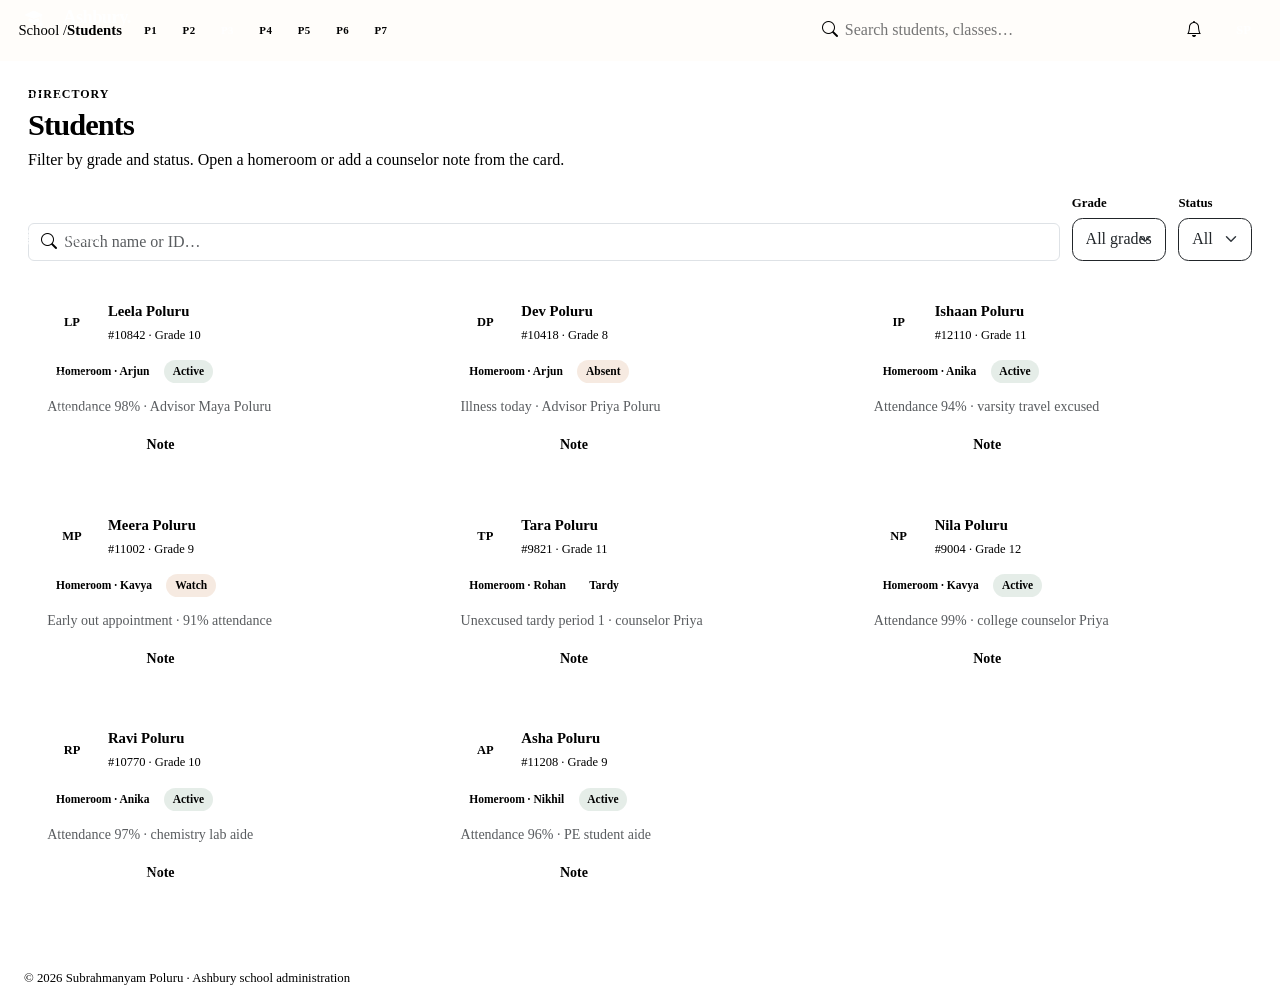
<file: web/bootstrap/school-administration/students.html>
<!DOCTYPE html>
<!--
  Ashbury — School administration dashboard
  Author: Subrahmanyam Poluru
  Website: https://polurus.com
  License: Free for Personal and Commercial Use
-->
<html lang="en">
<head>
  <meta charset="UTF-8" />
  <meta name="viewport" content="width=device-width, initial-scale=1.0" />
  <meta name="author" content="Subrahmanyam Poluru" />
  <meta name="description" content="Student directory for Ashbury Academy." />
  <title>Students — Ashbury Academy</title>
  <link rel="preconnect" href="https://fonts.googleapis.com" />
  <link rel="preconnect" href="https://fonts.gstatic.com" crossorigin />
  <link href="https://fonts.googleapis.com/css2?family=Open+Sans:wght@400;500;600;700&family=Roboto:wght@500;700;900&display=swap" rel="stylesheet" />
  <link href="https://cdn.jsdelivr.net/npm/bootstrap@5.3.3/dist/css/bootstrap.min.css" rel="stylesheet" />
  <link href="https://cdn.jsdelivr.net/npm/bootstrap-icons@1.11.3/font/bootstrap-icons.min.css" rel="stylesheet" />
  <link href="assets/css/style.css" rel="stylesheet" />
</head>
<body class="sa-body">
  <a class="sa-skip-link" href="#main-content">Skip to content</a>
  <div class="sa-overlay" id="saOverlay" aria-hidden="true"></div>
  <div class="sa-shell">
    <aside class="sa-sidebar" id="saSidebar" aria-label="Primary">
      <div class="sa-brand">
        <a class="sa-brand-link" href="index.html">
          <span class="sa-brand-mark" aria-hidden="true"><i class="bi bi-mortarboard-fill"></i></span>
          <span>Ashbury<em>.</em></span>
        </a>
        <button type="button" class="sa-sidebar-close d-lg-none" id="saSidebarClose" aria-label="Close navigation"><i class="bi bi-x-lg"></i></button>
      </div>
      <nav class="sa-nav">
        <p class="sa-nav-label">School</p>
        <ul class="sa-nav-list">
          <li><a class="sa-nav-link" href="index.html"><i class="bi bi-grid-1x2"></i><span>Dashboard</span></a></li>
          <li><a class="sa-nav-link active" href="students.html" aria-current="page"><i class="bi bi-people"></i><span>Students</span></a></li>
          <li><a class="sa-nav-link" href="teachers.html"><i class="bi bi-person-badge"></i><span>Teachers</span></a></li>
          <li><a class="sa-nav-link" href="classes.html"><i class="bi bi-journal-bookmark"></i><span>Classes</span></a></li>
          <li><a class="sa-nav-link" href="attendance.html"><i class="bi bi-clipboard-check"></i><span>Attendance</span><span class="sa-nav-badge">6</span></a></li>
          <li><a class="sa-nav-link" href="reports.html"><i class="bi bi-graph-up"></i><span>Reports</span></a></li>
        </ul>
        <p class="sa-nav-label">Template</p>
        <ul class="sa-nav-list">
          <li><a class="sa-nav-link" href="about.html"><i class="bi bi-info-circle"></i><span>About</span></a></li>
          <li><a class="sa-nav-link" href="documentation.html"><i class="bi bi-journal-text"></i><span>Docs</span></a></li>
          <li><a class="sa-nav-link" href="contact.html"><i class="bi bi-headset"></i><span>Contact</span></a></li>
        </ul>
      </nav>
      <div class="sa-sidebar-foot"><div class="sa-staff"><span class="sa-avatar">SP</span><p><strong>Subbu Poluru</strong>Principal · Ashbury</p></div></div>
    </aside>
    <div class="sa-main">
      <header class="sa-topbar">
        <button type="button" class="sa-menu-btn" id="saMenuBtn" aria-label="Open navigation"><i class="bi bi-list fs-5"></i></button>
        <p class="sa-crumb mb-0">School / <strong>Students</strong></p>
        <div class="sa-periods" aria-label="Bell schedule">
          <span class="sa-period">P1</span><span class="sa-period">P2</span><span class="sa-period is-now">P3</span><span class="sa-period">P4</span><span class="sa-period">P5</span><span class="sa-period">P6</span><span class="sa-period">P7</span>
        </div>
        <div class="sa-search"><i class="bi bi-search"></i><input id="saTopSearch" type="search" placeholder="Search students, classes…" aria-label="Search the school dashboard" /></div>
        <button type="button" class="sa-icon-btn" aria-label="Notifications, 3 unread"><i class="bi bi-bell"></i><span class="sa-dot"></span></button>
        <span class="sa-avatar">SP</span>
      </header>
      <main id="main-content" class="sa-content">
        <div class="sa-page-head">
          <div>
            <p class="sa-kicker">Directory</p>
            <h1>Students</h1>
            <p class="sa-lede">Filter by grade and status. Open a homeroom or add a counselor note from the card.</p>
          </div>
          <a class="btn sa-btn-primary" href="attendance.html"><i class="bi bi-clipboard-check me-1"></i>Take attendance</a>
        </div>
        <div class="sa-toolbar">
          <div class="sa-search-wrap">
            <i class="bi bi-search"></i>
            <input class="form-control" id="saStudentSearch" type="search" placeholder="Search name or ID…" aria-label="Search students" />
          </div>
          <label class="sa-field">Grade
            <select class="form-select" id="saStudentGrade">
              <option value="all">All grades</option>
              <option value="8">8</option>
              <option value="9">9</option>
              <option value="10">10</option>
              <option value="11">11</option>
              <option value="12">12</option>
            </select>
          </label>
          <label class="sa-field">Status
            <select class="form-select" id="saStudentStatus">
              <option value="all">All</option>
              <option value="active">Active</option>
              <option value="absent">Absent</option>
              <option value="watch">Watch</option>
            </select>
          </label>
        </div>
        <p class="sa-empty" id="saStudentEmpty">No students match those filters.</p>
        <div class="row g-3">
          <div class="col-md-6 col-xl-4" data-student-card data-grade="10" data-status="active">
            <article class="sa-card sa-card-pad sa-profile">
              <div class="sa-person">
                <span class="sa-avatar sa-avatar-lg">LP</span>
                <div><strong>Leela Poluru</strong><span>#10842 · Grade 10</span></div>
              </div>
              <ul class="sa-tags"><li class="sa-badge">Homeroom · Arjun</li><li class="sa-badge sa-badge-ok">Active</li></ul>
              <p class="small text-muted mb-0">Attendance 98% · Advisor Maya Poluru</p>
              <div class="d-flex gap-2">
                <button type="button" class="btn sa-btn-primary btn-sm" data-student-action="open" data-student-name="Leela Poluru">Homeroom</button>
                <button type="button" class="btn sa-btn-ghost btn-sm" data-student-action="note" data-student-name="Leela Poluru">Note</button>
              </div>
            </article>
          </div>
          <div class="col-md-6 col-xl-4" data-student-card data-grade="8" data-status="absent">
            <article class="sa-card sa-card-pad sa-profile">
              <div class="sa-person">
                <span class="sa-avatar sa-avatar-lg sa-avatar-ember">DP</span>
                <div><strong>Dev Poluru</strong><span>#10418 · Grade 8</span></div>
              </div>
              <ul class="sa-tags"><li class="sa-badge">Homeroom · Arjun</li><li class="sa-badge sa-badge-warn">Absent</li></ul>
              <p class="small text-muted mb-0">Illness today · Advisor Priya Poluru</p>
              <div class="d-flex gap-2">
                <button type="button" class="btn sa-btn-primary btn-sm" data-student-action="open" data-student-name="Dev Poluru">Homeroom</button>
                <button type="button" class="btn sa-btn-ghost btn-sm" data-student-action="note" data-student-name="Dev Poluru">Note</button>
              </div>
            </article>
          </div>
          <div class="col-md-6 col-xl-4" data-student-card data-grade="11" data-status="active">
            <article class="sa-card sa-card-pad sa-profile">
              <div class="sa-person">
                <span class="sa-avatar sa-avatar-lg sa-avatar-ink">IP</span>
                <div><strong>Ishaan Poluru</strong><span>#12110 · Grade 11</span></div>
              </div>
              <ul class="sa-tags"><li class="sa-badge">Homeroom · Anika</li><li class="sa-badge sa-badge-ok">Active</li></ul>
              <p class="small text-muted mb-0">Attendance 94% · varsity travel excused</p>
              <div class="d-flex gap-2">
                <button type="button" class="btn sa-btn-primary btn-sm" data-student-action="open" data-student-name="Ishaan Poluru">Homeroom</button>
                <button type="button" class="btn sa-btn-ghost btn-sm" data-student-action="note" data-student-name="Ishaan Poluru">Note</button>
              </div>
            </article>
          </div>
          <div class="col-md-6 col-xl-4" data-student-card data-grade="9" data-status="watch">
            <article class="sa-card sa-card-pad sa-profile">
              <div class="sa-person">
                <span class="sa-avatar sa-avatar-lg sa-avatar-ember">MP</span>
                <div><strong>Meera Poluru</strong><span>#11002 · Grade 9</span></div>
              </div>
              <ul class="sa-tags"><li class="sa-badge">Homeroom · Kavya</li><li class="sa-badge sa-badge-warn">Watch</li></ul>
              <p class="small text-muted mb-0">Early out appointment · 91% attendance</p>
              <div class="d-flex gap-2">
                <button type="button" class="btn sa-btn-primary btn-sm" data-student-action="open" data-student-name="Meera Poluru">Homeroom</button>
                <button type="button" class="btn sa-btn-ghost btn-sm" data-student-action="note" data-student-name="Meera Poluru">Note</button>
              </div>
            </article>
          </div>
          <div class="col-md-6 col-xl-4" data-student-card data-grade="11" data-status="watch">
            <article class="sa-card sa-card-pad sa-profile">
              <div class="sa-person">
                <span class="sa-avatar sa-avatar-lg">TP</span>
                <div><strong>Tara Poluru</strong><span>#9821 · Grade 11</span></div>
              </div>
              <ul class="sa-tags"><li class="sa-badge">Homeroom · Rohan</li><li class="sa-badge">Tardy</li></ul>
              <p class="small text-muted mb-0">Unexcused tardy period 1 · counselor Priya</p>
              <div class="d-flex gap-2">
                <button type="button" class="btn sa-btn-primary btn-sm" data-student-action="open" data-student-name="Tara Poluru">Homeroom</button>
                <button type="button" class="btn sa-btn-ghost btn-sm" data-student-action="note" data-student-name="Tara Poluru">Note</button>
              </div>
            </article>
          </div>
          <div class="col-md-6 col-xl-4" data-student-card data-grade="12" data-status="active">
            <article class="sa-card sa-card-pad sa-profile">
              <div class="sa-person">
                <span class="sa-avatar sa-avatar-lg sa-avatar-ink">NP</span>
                <div><strong>Nila Poluru</strong><span>#9004 · Grade 12</span></div>
              </div>
              <ul class="sa-tags"><li class="sa-badge">Homeroom · Kavya</li><li class="sa-badge sa-badge-ok">Active</li></ul>
              <p class="small text-muted mb-0">Attendance 99% · college counselor Priya</p>
              <div class="d-flex gap-2">
                <button type="button" class="btn sa-btn-primary btn-sm" data-student-action="open" data-student-name="Nila Poluru">Homeroom</button>
                <button type="button" class="btn sa-btn-ghost btn-sm" data-student-action="note" data-student-name="Nila Poluru">Note</button>
              </div>
            </article>
          </div>
          <div class="col-md-6 col-xl-4" data-student-card data-grade="10" data-status="active">
            <article class="sa-card sa-card-pad sa-profile">
              <div class="sa-person">
                <span class="sa-avatar sa-avatar-lg">RP</span>
                <div><strong>Ravi Poluru</strong><span>#10770 · Grade 10</span></div>
              </div>
              <ul class="sa-tags"><li class="sa-badge">Homeroom · Anika</li><li class="sa-badge sa-badge-ok">Active</li></ul>
              <p class="small text-muted mb-0">Attendance 97% · chemistry lab aide</p>
              <div class="d-flex gap-2">
                <button type="button" class="btn sa-btn-primary btn-sm" data-student-action="open" data-student-name="Ravi Poluru">Homeroom</button>
                <button type="button" class="btn sa-btn-ghost btn-sm" data-student-action="note" data-student-name="Ravi Poluru">Note</button>
              </div>
            </article>
          </div>
          <div class="col-md-6 col-xl-4" data-student-card data-grade="9" data-status="active">
            <article class="sa-card sa-card-pad sa-profile">
              <div class="sa-person">
                <span class="sa-avatar sa-avatar-lg sa-avatar-ember">AP</span>
                <div><strong>Asha Poluru</strong><span>#11208 · Grade 9</span></div>
              </div>
              <ul class="sa-tags"><li class="sa-badge">Homeroom · Nikhil</li><li class="sa-badge sa-badge-ok">Active</li></ul>
              <p class="small text-muted mb-0">Attendance 96% · PE student aide</p>
              <div class="d-flex gap-2">
                <button type="button" class="btn sa-btn-primary btn-sm" data-student-action="open" data-student-name="Asha Poluru">Homeroom</button>
                <button type="button" class="btn sa-btn-ghost btn-sm" data-student-action="note" data-student-name="Asha Poluru">Note</button>
              </div>
            </article>
          </div>
        </div>
      </main>
      <p class="sa-footer px-4">&copy; 2026 Subrahmanyam Poluru · Ashbury school administration</p>
    </div>
  </div>
  <div class="toast-container position-fixed bottom-0 end-0 p-3" style="z-index: 1100">
    <div id="saToast" class="toast sa-toast" role="status" aria-live="polite" aria-atomic="true">
      <div class="toast-header"><strong class="me-auto">Ashbury</strong><button type="button" class="btn-close" data-bs-dismiss="toast" aria-label="Close"></button></div>
      <div class="toast-body" id="saToastBody">Done.</div>
    </div>
  </div>
  <script src="https://cdn.jsdelivr.net/npm/bootstrap@5.3.3/dist/js/bootstrap.bundle.min.js"></script>
  <script src="assets/js/script.js"></script>
</body>
</html>
</file>
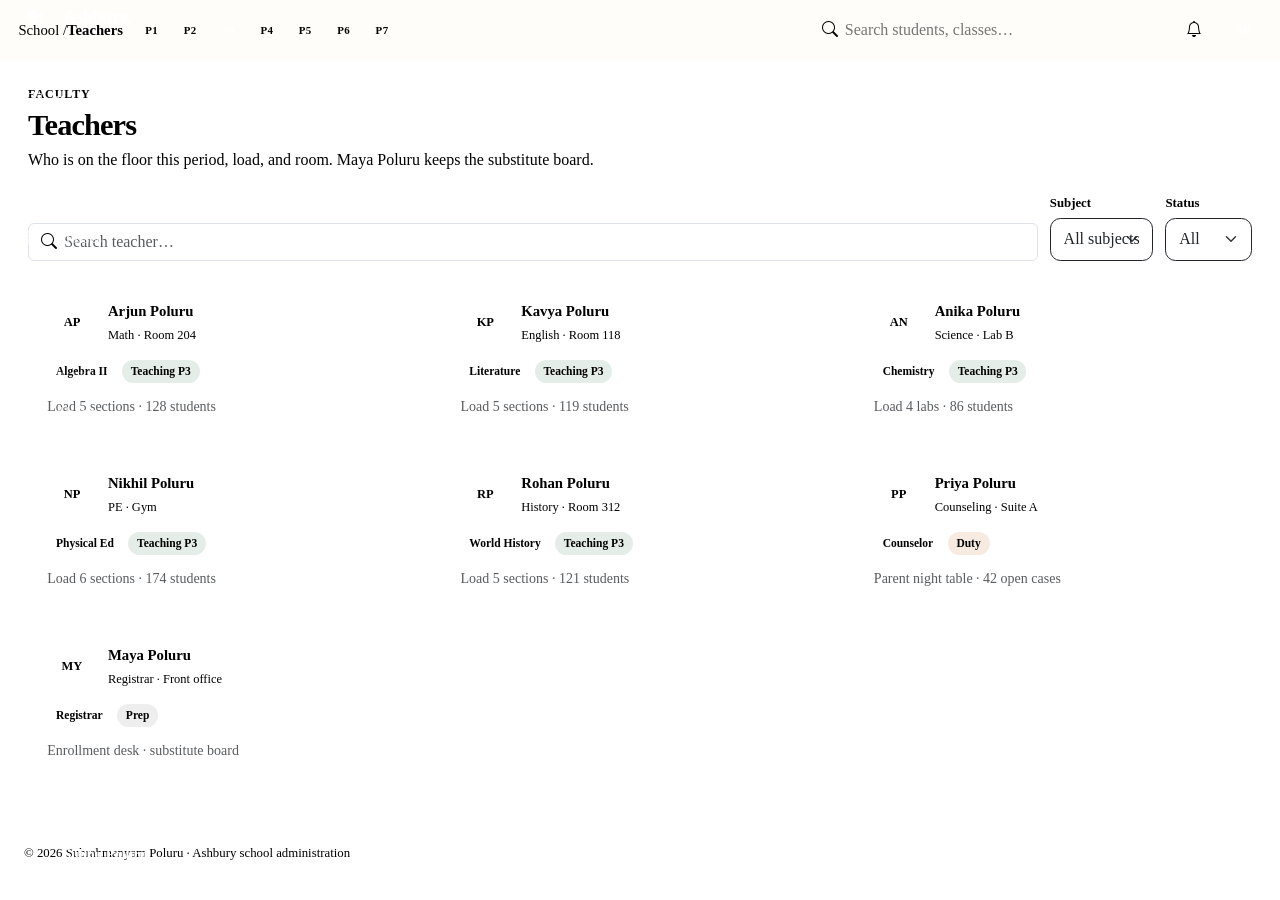
<file: web/bootstrap/school-administration/teachers.html>
<!DOCTYPE html>
<!--
  Ashbury — School administration dashboard
  Author: Subrahmanyam Poluru
  Website: https://polurus.com
  License: Free for Personal and Commercial Use
-->
<html lang="en">
<head>
  <meta charset="UTF-8" />
  <meta name="viewport" content="width=device-width, initial-scale=1.0" />
  <meta name="author" content="Subrahmanyam Poluru" />
  <meta name="description" content="Teacher roster for Ashbury Academy." />
  <title>Teachers — Ashbury Academy</title>
  <link rel="preconnect" href="https://fonts.googleapis.com" />
  <link rel="preconnect" href="https://fonts.gstatic.com" crossorigin />
  <link href="https://fonts.googleapis.com/css2?family=Open+Sans:wght@400;500;600;700&family=Roboto:wght@500;700;900&display=swap" rel="stylesheet" />
  <link href="https://cdn.jsdelivr.net/npm/bootstrap@5.3.3/dist/css/bootstrap.min.css" rel="stylesheet" />
  <link href="https://cdn.jsdelivr.net/npm/bootstrap-icons@1.11.3/font/bootstrap-icons.min.css" rel="stylesheet" />
  <link href="assets/css/style.css" rel="stylesheet" />
</head>
<body class="sa-body">
  <a class="sa-skip-link" href="#main-content">Skip to content</a>
  <div class="sa-overlay" id="saOverlay" aria-hidden="true"></div>
  <div class="sa-shell">
    <aside class="sa-sidebar" id="saSidebar" aria-label="Primary">
      <div class="sa-brand">
        <a class="sa-brand-link" href="index.html">
          <span class="sa-brand-mark" aria-hidden="true"><i class="bi bi-mortarboard-fill"></i></span>
          <span>Ashbury<em>.</em></span>
        </a>
        <button type="button" class="sa-sidebar-close d-lg-none" id="saSidebarClose" aria-label="Close navigation"><i class="bi bi-x-lg"></i></button>
      </div>
      <nav class="sa-nav">
        <p class="sa-nav-label">School</p>
        <ul class="sa-nav-list">
          <li><a class="sa-nav-link" href="index.html"><i class="bi bi-grid-1x2"></i><span>Dashboard</span></a></li>
          <li><a class="sa-nav-link" href="students.html"><i class="bi bi-people"></i><span>Students</span></a></li>
          <li><a class="sa-nav-link active" href="teachers.html" aria-current="page"><i class="bi bi-person-badge"></i><span>Teachers</span></a></li>
          <li><a class="sa-nav-link" href="classes.html"><i class="bi bi-journal-bookmark"></i><span>Classes</span></a></li>
          <li><a class="sa-nav-link" href="attendance.html"><i class="bi bi-clipboard-check"></i><span>Attendance</span><span class="sa-nav-badge">6</span></a></li>
          <li><a class="sa-nav-link" href="reports.html"><i class="bi bi-graph-up"></i><span>Reports</span></a></li>
        </ul>
        <p class="sa-nav-label">Template</p>
        <ul class="sa-nav-list">
          <li><a class="sa-nav-link" href="about.html"><i class="bi bi-info-circle"></i><span>About</span></a></li>
          <li><a class="sa-nav-link" href="documentation.html"><i class="bi bi-journal-text"></i><span>Docs</span></a></li>
          <li><a class="sa-nav-link" href="contact.html"><i class="bi bi-headset"></i><span>Contact</span></a></li>
        </ul>
      </nav>
      <div class="sa-sidebar-foot"><div class="sa-staff"><span class="sa-avatar">SP</span><p><strong>Subbu Poluru</strong>Principal · Ashbury</p></div></div>
    </aside>
    <div class="sa-main">
      <header class="sa-topbar">
        <button type="button" class="sa-menu-btn" id="saMenuBtn" aria-label="Open navigation"><i class="bi bi-list fs-5"></i></button>
        <p class="sa-crumb mb-0">School / <strong>Teachers</strong></p>
        <div class="sa-periods" aria-label="Bell schedule">
          <span class="sa-period">P1</span><span class="sa-period">P2</span><span class="sa-period is-now">P3</span><span class="sa-period">P4</span><span class="sa-period">P5</span><span class="sa-period">P6</span><span class="sa-period">P7</span>
        </div>
        <div class="sa-search"><i class="bi bi-search"></i><input id="saTopSearch" type="search" placeholder="Search students, classes…" aria-label="Search the school dashboard" /></div>
        <button type="button" class="sa-icon-btn" aria-label="Notifications, 3 unread"><i class="bi bi-bell"></i><span class="sa-dot"></span></button>
        <span class="sa-avatar">SP</span>
      </header>
      <main id="main-content" class="sa-content">
        <div class="sa-page-head">
          <div>
            <p class="sa-kicker">Faculty</p>
            <h1>Teachers</h1>
            <p class="sa-lede">Who is on the floor this period, load, and room. Maya Poluru keeps the substitute board.</p>
          </div>
          <a class="btn sa-btn-primary" href="classes.html">Open schedule</a>
        </div>
        <div class="sa-toolbar">
          <div class="sa-search-wrap">
            <i class="bi bi-search"></i>
            <input class="form-control" id="saTeacherSearch" type="search" placeholder="Search teacher…" aria-label="Search teachers" />
          </div>
          <label class="sa-field">Subject
            <select class="form-select" id="saTeacherSubject">
              <option value="all">All subjects</option>
              <option value="math">Math</option>
              <option value="english">English</option>
              <option value="science">Science</option>
              <option value="history">History</option>
              <option value="pe">PE</option>
              <option value="counsel">Counseling</option>
            </select>
          </label>
          <label class="sa-field">Status
            <select class="form-select" id="saTeacherStatus">
              <option value="all">All</option>
              <option value="teaching">Teaching</option>
              <option value="prep">Prep</option>
              <option value="duty">Duty</option>
            </select>
          </label>
        </div>
        <p class="sa-empty" id="saTeacherEmpty">No teachers match those filters.</p>
        <div class="row g-3">
          <div class="col-md-6 col-xl-4" data-teacher-card data-subject="math" data-status="teaching">
            <article class="sa-card sa-card-pad sa-profile">
              <div class="sa-person">
                <span class="sa-avatar sa-avatar-lg sa-avatar-ember">AP</span>
                <div><strong>Arjun Poluru</strong><span>Math · Room 204</span></div>
              </div>
              <ul class="sa-tags"><li class="sa-badge">Algebra II</li><li class="sa-badge sa-badge-ok">Teaching P3</li></ul>
              <p class="small text-muted mb-0">Load 5 sections · 128 students</p>
            </article>
          </div>
          <div class="col-md-6 col-xl-4" data-teacher-card data-subject="english" data-status="teaching">
            <article class="sa-card sa-card-pad sa-profile">
              <div class="sa-person">
                <span class="sa-avatar sa-avatar-lg">KP</span>
                <div><strong>Kavya Poluru</strong><span>English · Room 118</span></div>
              </div>
              <ul class="sa-tags"><li class="sa-badge">Literature</li><li class="sa-badge sa-badge-ok">Teaching P3</li></ul>
              <p class="small text-muted mb-0">Load 5 sections · 119 students</p>
            </article>
          </div>
          <div class="col-md-6 col-xl-4" data-teacher-card data-subject="science" data-status="teaching">
            <article class="sa-card sa-card-pad sa-profile">
              <div class="sa-person">
                <span class="sa-avatar sa-avatar-lg sa-avatar-ink">AN</span>
                <div><strong>Anika Poluru</strong><span>Science · Lab B</span></div>
              </div>
              <ul class="sa-tags"><li class="sa-badge">Chemistry</li><li class="sa-badge sa-badge-ok">Teaching P3</li></ul>
              <p class="small text-muted mb-0">Load 4 labs · 86 students</p>
            </article>
          </div>
          <div class="col-md-6 col-xl-4" data-teacher-card data-subject="pe" data-status="teaching">
            <article class="sa-card sa-card-pad sa-profile">
              <div class="sa-person">
                <span class="sa-avatar sa-avatar-lg">NP</span>
                <div><strong>Nikhil Poluru</strong><span>PE · Gym</span></div>
              </div>
              <ul class="sa-tags"><li class="sa-badge">Physical Ed</li><li class="sa-badge sa-badge-ok">Teaching P3</li></ul>
              <p class="small text-muted mb-0">Load 6 sections · 174 students</p>
            </article>
          </div>
          <div class="col-md-6 col-xl-4" data-teacher-card data-subject="history" data-status="teaching">
            <article class="sa-card sa-card-pad sa-profile">
              <div class="sa-person">
                <span class="sa-avatar sa-avatar-lg sa-avatar-ember">RP</span>
                <div><strong>Rohan Poluru</strong><span>History · Room 312</span></div>
              </div>
              <ul class="sa-tags"><li class="sa-badge">World History</li><li class="sa-badge sa-badge-ok">Teaching P3</li></ul>
              <p class="small text-muted mb-0">Load 5 sections · 121 students</p>
            </article>
          </div>
          <div class="col-md-6 col-xl-4" data-teacher-card data-subject="counsel" data-status="duty">
            <article class="sa-card sa-card-pad sa-profile">
              <div class="sa-person">
                <span class="sa-avatar sa-avatar-lg">PP</span>
                <div><strong>Priya Poluru</strong><span>Counseling · Suite A</span></div>
              </div>
              <ul class="sa-tags"><li class="sa-badge">Counselor</li><li class="sa-badge sa-badge-warn">Duty</li></ul>
              <p class="small text-muted mb-0">Parent night table · 42 open cases</p>
            </article>
          </div>
          <div class="col-md-6 col-xl-4" data-teacher-card data-subject="english" data-status="prep">
            <article class="sa-card sa-card-pad sa-profile">
              <div class="sa-person">
                <span class="sa-avatar sa-avatar-lg sa-avatar-ink">MY</span>
                <div><strong>Maya Poluru</strong><span>Registrar · Front office</span></div>
              </div>
              <ul class="sa-tags"><li class="sa-badge">Registrar</li><li class="sa-badge sa-badge-muted">Prep</li></ul>
              <p class="small text-muted mb-0">Enrollment desk · substitute board</p>
            </article>
          </div>
        </div>
      </main>
      <p class="sa-footer px-4">&copy; 2026 Subrahmanyam Poluru · Ashbury school administration</p>
    </div>
  </div>
  <div class="toast-container position-fixed bottom-0 end-0 p-3" style="z-index: 1100">
    <div id="saToast" class="toast sa-toast" role="status" aria-live="polite" aria-atomic="true">
      <div class="toast-header"><strong class="me-auto">Ashbury</strong><button type="button" class="btn-close" data-bs-dismiss="toast" aria-label="Close"></button></div>
      <div class="toast-body" id="saToastBody">Done.</div>
    </div>
  </div>
  <script src="https://cdn.jsdelivr.net/npm/bootstrap@5.3.3/dist/js/bootstrap.bundle.min.js"></script>
  <script src="assets/js/script.js"></script>
</body>
</html>
</file>
<file: web/bootstrap/online-course-platform/assets/css/style.css>
/* ==========================================================================
   Helio — Online course platform
   Prefix: hl-*
   Primary: #F5AD18
   ========================================================================== */

:root {
  --hl-font: "Outfit", system-ui, sans-serif;
  --hl-display: "Fraunces", Georgia, serif;
  --hl-primary: #f5ad18;
  --hl-primary-dark: #d4920a;
  --hl-primary-deep: #8a5c08;
  --hl-primary-soft: rgba(245, 173, 24, 0.16);
  --hl-ink: #1a1408;
  --hl-muted: #6b5e48;
  --hl-border: #ead9b8;
  --hl-bg: #f7f2e8;
  --hl-panel: #fffdf8;
  --hl-soft: #f3ead6;
  --hl-night: #16120a;
  --hl-cream: #f3e6c8;
  --hl-shadow: 0 12px 28px rgba(26, 20, 8, 0.08);
  --hl-shadow-hover: 0 18px 36px rgba(26, 20, 8, 0.12);
  --hl-radius: 16px;
  --hl-radius-sm: 10px;
  --hl-ease: 0.22s ease;
}

*,
*::before,
*::after {
  box-sizing: border-box;
}

html {
  scroll-behavior: smooth;
}

.hl-body {
  margin: 0;
  font-family: var(--hl-font);
  color: var(--hl-ink);
  background: var(--hl-bg);
  -webkit-font-smoothing: antialiased;
}

a {
  color: var(--hl-primary-deep);
  text-decoration: none;
}

a:hover {
  color: var(--hl-primary-dark);
}

.hl-skip-link {
  position: absolute;
  left: 1rem;
  top: -3rem;
  z-index: 2000;
  background: var(--hl-primary);
  color: var(--hl-ink);
  padding: 0.65rem 1rem;
  border-radius: 0.65rem;
  font-weight: 700;
}

.hl-skip-link:focus {
  top: 1rem;
  color: var(--hl-ink);
}

/* Navbar ------------------------------------------------------------------ */

.hl-navbar {
  background: rgba(247, 242, 232, 0.94);
  border-bottom: 1px solid var(--hl-border);
  backdrop-filter: blur(12px);
  padding-top: 0.7rem;
  padding-bottom: 0.7rem;
}

.hl-navbar-scrolled {
  box-shadow: 0 0.5rem 1.5rem rgba(138, 92, 8, 0.1);
}

.hl-brand {
  display: inline-flex;
  align-items: center;
  gap: 0.65rem;
  font-family: var(--hl-display);
  font-weight: 700;
  font-size: 1.45rem;
  color: var(--hl-ink) !important;
  letter-spacing: -0.03em;
}

.hl-brand em {
  font-style: normal;
  color: var(--hl-primary);
}

.hl-brand-mark {
  width: 2.2rem;
  height: 2.2rem;
  border-radius: 8px;
  display: inline-flex;
  align-items: center;
  justify-content: center;
  background: var(--hl-primary);
  color: var(--hl-ink);
  font-size: 1.05rem;
}

.hl-toggler {
  border: 1px solid var(--hl-border);
  border-radius: 8px;
  padding: 0.35rem 0.55rem;
  color: var(--hl-ink);
}

.hl-toggler:focus {
  box-shadow: none;
}

.hl-navbar .nav-link {
  color: var(--hl-muted);
  font-weight: 600;
  font-size: 0.92rem;
  padding: 0.45rem 0.75rem;
  border-radius: 8px;
}

.hl-navbar .nav-link:hover,
.hl-navbar .nav-link.active {
  color: var(--hl-primary-deep);
  background: var(--hl-primary-soft);
}

/* Buttons ----------------------------------------------------------------- */

.hl-btn-primary {
  --bs-btn-bg: var(--hl-primary);
  --bs-btn-border-color: var(--hl-primary);
  --bs-btn-color: var(--hl-ink);
  --bs-btn-hover-bg: var(--hl-primary-dark);
  --bs-btn-hover-border-color: var(--hl-primary-dark);
  --bs-btn-hover-color: var(--hl-ink);
  --bs-btn-active-bg: var(--hl-primary-deep);
  --bs-btn-active-border-color: var(--hl-primary-deep);
  --bs-btn-active-color: #fff;
  font-weight: 700;
  border-radius: 8px;
}

.hl-btn-ghost {
  --bs-btn-bg: transparent;
  --bs-btn-border-color: var(--hl-border);
  --bs-btn-color: var(--hl-ink);
  --bs-btn-hover-bg: var(--hl-soft);
  --bs-btn-hover-border-color: var(--hl-border);
  --bs-btn-hover-color: var(--hl-primary-deep);
  font-weight: 700;
  border-radius: 8px;
}

/* Hero -------------------------------------------------------------------- */

.hl-hero {
  padding: 3.75rem 0 2.5rem;
  background:
    radial-gradient(900px 320px at 88% -10%, rgba(245, 173, 24, 0.28), transparent 55%),
    linear-gradient(180deg, #16120a 0%, #2a220f 58%, #1a1408 100%);
  color: #fff;
}

.hl-hero .hl-eyebrow {
  color: var(--hl-cream);
}

.hl-hero-title,
.hl-section-title,
.hl-contact-title,
.hl-course h3,
.hl-path h3,
.hl-instructor h3,
.hl-step h3,
.hl-plan h3 {
  font-family: var(--hl-display);
  letter-spacing: -0.03em;
}

.hl-hero-title {
  font-size: clamp(2.5rem, 5.4vw, 4rem);
  font-weight: 600;
  line-height: 1.05;
  margin-bottom: 1rem;
}

.hl-hero-lead {
  font-size: 1.08rem;
  line-height: 1.65;
  color: rgba(255, 255, 255, 0.78);
  max-width: 38rem;
  margin-bottom: 1.25rem;
}

.hl-hero-points li {
  display: flex;
  align-items: center;
  gap: 0.55rem;
  font-weight: 600;
  color: rgba(255, 255, 255, 0.72);
  margin-bottom: 0.4rem;
}

.hl-hero-points i {
  color: var(--hl-primary);
}

.hl-hero-stats {
  display: grid;
  grid-template-columns: repeat(3, 1fr);
  gap: 0.75rem;
  background: rgba(255, 255, 255, 0.06);
  border: 1px solid rgba(255, 255, 255, 0.12);
  border-radius: var(--hl-radius);
  padding: 1.1rem 0.9rem;
}

.hl-hero-stats strong {
  display: block;
  font-family: var(--hl-display);
  font-size: 1.7rem;
  line-height: 1;
}

.hl-hero-stats span {
  font-size: 0.78rem;
  font-weight: 700;
  color: rgba(255, 255, 255, 0.65);
}

.hl-search {
  display: grid;
  grid-template-columns: minmax(0, 1.4fr) repeat(3, minmax(0, 1fr)) auto;
  gap: 0.85rem;
  align-items: end;
  margin-top: 2rem;
  padding: 1.1rem;
  background: var(--hl-panel);
  color: var(--hl-ink);
  border-radius: var(--hl-radius);
  box-shadow: var(--hl-shadow);
}

.hl-search-grow {
  min-width: 0;
}

.hl-search-field label {
  display: block;
  font-size: 0.75rem;
  font-weight: 800;
  letter-spacing: 0.04em;
  text-transform: uppercase;
  color: var(--hl-muted);
  margin-bottom: 0.35rem;
}

.hl-search .form-control,
.hl-search .form-select,
.hl-form .form-control,
.hl-form .form-select,
.hl-news .form-control {
  border-radius: 8px;
  border-color: var(--hl-border);
  min-height: 2.7rem;
  padding: 0.55rem 0.75rem;
}

.hl-search .form-control:focus,
.hl-search .form-select:focus,
.hl-form .form-control:focus,
.hl-form .form-select:focus,
.hl-news .form-control:focus {
  border-color: var(--hl-primary);
  box-shadow: 0 0 0 0.2rem var(--hl-primary-soft);
}

.hl-search-submit {
  min-height: 2.7rem;
  white-space: nowrap;
}

.hl-search-note {
  margin: 0.75rem 0 0;
  min-height: 1.2rem;
  font-weight: 600;
  color: var(--hl-cream);
}

/* Sections ---------------------------------------------------------------- */

.hl-section {
  padding: 4.5rem 0;
}

.hl-section-soft {
  background: var(--hl-soft);
}

.hl-section-head {
  max-width: 40rem;
  margin-bottom: 2rem;
}

.hl-eyebrow {
  font-size: 0.78rem;
  font-weight: 800;
  letter-spacing: 0.08em;
  text-transform: uppercase;
  color: var(--hl-primary-deep);
  margin-bottom: 0.75rem;
}

.hl-eyebrow-on-dark {
  color: var(--hl-cream);
}

.hl-section-title {
  font-size: clamp(1.85rem, 3vw, 2.5rem);
  font-weight: 600;
  color: var(--hl-ink);
  margin-bottom: 0.55rem;
}

.hl-section-sub {
  color: var(--hl-muted);
  font-size: 1.02rem;
  line-height: 1.55;
  margin: 0;
}

.hl-prose p {
  color: var(--hl-muted);
  line-height: 1.7;
  font-size: 1.02rem;
  margin-bottom: 1rem;
}

.hl-chip-card {
  display: flex;
  align-items: flex-start;
  gap: 0.65rem;
  background: var(--hl-panel);
  border: 1px solid var(--hl-border);
  border-radius: var(--hl-radius-sm);
  padding: 0.9rem 0.95rem;
  height: 100%;
  box-shadow: var(--hl-shadow);
}

.hl-chip-card i {
  color: var(--hl-primary-deep);
  font-size: 1.15rem;
  margin-top: 0.15rem;
}

.hl-chip-card strong,
.hl-chip-card span {
  display: block;
}

.hl-chip-card span {
  font-size: 0.88rem;
  color: var(--hl-muted);
  font-weight: 600;
}

.hl-metric {
  background: var(--hl-panel);
  border: 1px solid var(--hl-border);
  border-radius: var(--hl-radius);
  padding: 1.25rem 1rem;
  text-align: center;
  height: 100%;
  box-shadow: var(--hl-shadow);
}

.hl-metric-value {
  font-family: var(--hl-display);
  font-size: 2.1rem;
  font-weight: 600;
  color: var(--hl-primary-deep);
  margin-bottom: 0.15rem;
}

.hl-metric-label {
  font-size: 0.82rem;
  font-weight: 700;
  color: var(--hl-muted);
  margin: 0;
}

.hl-filter-chips,
.hl-billing {
  display: flex;
  flex-wrap: wrap;
  gap: 0.4rem;
}

.hl-chip {
  border: 1px solid var(--hl-border);
  background: var(--hl-panel);
  color: var(--hl-muted);
  font-size: 0.8rem;
  font-weight: 700;
  border-radius: 8px;
  padding: 0.4rem 0.8rem;
}

.hl-chip:hover {
  color: var(--hl-primary-deep);
}

.hl-chip.is-active {
  background: var(--hl-primary);
  border-color: var(--hl-primary);
  color: var(--hl-ink);
}

.hl-result-count {
  font-size: 0.85rem;
  font-weight: 600;
  color: var(--hl-muted);
  margin-bottom: 1rem;
}

.hl-empty-state {
  text-align: center;
  color: var(--hl-muted);
  font-weight: 600;
  padding: 1.25rem 0.5rem;
}

.hl-course-item.is-hidden {
  display: none !important;
}

.hl-course,
.hl-path,
.hl-instructor,
.hl-step,
.hl-plan,
.hl-review {
  background: var(--hl-panel);
  border: 1px solid var(--hl-border);
  border-radius: var(--hl-radius);
  height: 100%;
  box-shadow: var(--hl-shadow);
  overflow: hidden;
  transition: transform var(--hl-ease), box-shadow var(--hl-ease);
}

.hl-course:hover,
.hl-path:hover,
.hl-instructor:hover,
.hl-plan:hover,
.hl-review:hover {
  transform: translateY(-3px);
  box-shadow: var(--hl-shadow-hover);
}

.hl-course-visual {
  height: 8.5rem;
  display: grid;
  place-items: center;
  color: var(--hl-ink);
  font-size: 2rem;
}

.hl-course-visual-a { background: linear-gradient(135deg, #f5ad18, #c47a08); }
.hl-course-visual-b { background: linear-gradient(135deg, #e8c36a, #8a5c08); color: #fff; }
.hl-course-visual-c { background: linear-gradient(135deg, #2a220f, #f5ad18); color: #fff; }
.hl-course-visual-d { background: linear-gradient(135deg, #16120a, #5a4310); color: #f5ad18; }
.hl-course-visual-e { background: linear-gradient(135deg, #c47a08, #f3e6c8); }
.hl-course-visual-f { background: linear-gradient(135deg, #3a3220, #8a5c08); color: #fff; }
.hl-course-visual-g { background: linear-gradient(135deg, #f3ead6, #f5ad18); }
.hl-course-visual-h { background: linear-gradient(135deg, #6b5e48, #1a1408); color: #f5ad18; }

.hl-course-body,
.hl-path,
.hl-instructor,
.hl-step,
.hl-plan,
.hl-review {
  padding: 1.2rem 1.2rem 1.25rem;
}

.hl-course-meta,
.hl-path-top {
  display: flex;
  justify-content: space-between;
  align-items: center;
  gap: 0.5rem;
  margin-bottom: 0.45rem;
}

.hl-price,
.hl-plan-price {
  font-weight: 800;
  color: var(--hl-primary-deep);
  margin: 0;
}

.hl-price span,
.hl-plan-price span {
  font-size: 0.75rem;
  font-weight: 700;
  color: var(--hl-muted);
}

.hl-pill {
  display: inline-flex;
  background: var(--hl-primary);
  color: var(--hl-ink);
  font-size: 0.68rem;
  font-weight: 800;
  letter-spacing: 0.04em;
  text-transform: uppercase;
  border-radius: 6px;
  padding: 0.25rem 0.5rem;
}

.hl-pill-alt {
  background: var(--hl-cream);
  color: var(--hl-ink);
}

.hl-course h3,
.hl-path h3,
.hl-instructor h3,
.hl-step h3,
.hl-plan h3 {
  font-size: 1.25rem;
  font-weight: 600;
  margin-bottom: 0.35rem;
}

.hl-course p,
.hl-path p,
.hl-instructor p,
.hl-step p,
.hl-plan p,
.hl-review p {
  color: var(--hl-muted);
  font-size: 0.94rem;
  line-height: 1.55;
}

.hl-course-facts {
  display: flex;
  flex-wrap: wrap;
  gap: 0.65rem 0.9rem;
  list-style: none;
  padding: 0;
  margin: 0 0 1rem;
  font-size: 0.8rem;
  font-weight: 700;
  color: var(--hl-muted);
}

.hl-course-facts i {
  color: var(--hl-primary-deep);
  margin-right: 0.25rem;
}

.hl-meta,
.hl-label {
  font-size: 0.8rem !important;
  font-weight: 700;
  color: var(--hl-primary-deep) !important;
  margin-bottom: 0.75rem !important;
  letter-spacing: 0.04em;
  text-transform: uppercase;
}

.hl-path-steps {
  list-style: none;
  padding: 0;
  margin: 0 0 1.1rem;
}

.hl-path-steps li {
  display: flex;
  gap: 0.85rem;
  align-items: flex-start;
  padding: 0.7rem 0;
  border-bottom: 1px solid var(--hl-border);
}

.hl-path-steps li:last-child {
  border-bottom: 0;
}

.hl-path-steps span {
  font-family: var(--hl-display);
  font-weight: 700;
  color: var(--hl-primary-deep);
  min-width: 1.6rem;
}

.hl-path-steps strong,
.hl-path-steps em {
  display: block;
}

.hl-path-steps em {
  font-style: normal;
  font-size: 0.82rem;
  font-weight: 600;
  color: var(--hl-muted);
}

.hl-avatar {
  width: 3.2rem;
  height: 3.2rem;
  border-radius: 12px;
  display: grid;
  place-items: center;
  background: var(--hl-primary);
  color: var(--hl-ink);
  font-weight: 800;
  margin-bottom: 0.85rem;
}

.hl-tags {
  display: flex;
  flex-wrap: wrap;
  gap: 0.35rem;
  margin: 0 0 1rem;
}

.hl-tags li {
  background: var(--hl-soft);
  border-radius: 6px;
  padding: 0.2rem 0.5rem;
  font-size: 0.72rem;
  font-weight: 700;
  color: var(--hl-muted);
}

.hl-step-num {
  font-family: var(--hl-display);
  font-size: 1.6rem;
  font-weight: 700;
  color: var(--hl-primary);
  display: block;
  margin-bottom: 0.5rem;
}

.hl-plan-featured {
  border-color: var(--hl-primary);
  box-shadow: 0 16px 32px rgba(245, 173, 24, 0.18);
}

.hl-plan-price {
  font-family: var(--hl-display);
  font-size: 2rem;
  margin-bottom: 0.5rem !important;
}

.hl-plan-list {
  list-style: none;
  padding: 0;
  margin: 0 0 1.1rem;
}

.hl-plan-list li {
  display: flex;
  gap: 0.5rem;
  margin-bottom: 0.45rem;
  font-weight: 600;
  font-size: 0.9rem;
  color: var(--hl-muted);
}

.hl-plan-list .bi-check2 {
  color: var(--hl-primary-deep);
}

.hl-plan-list .bi-x {
  color: #b08940;
}

.hl-stars {
  color: var(--hl-primary);
  letter-spacing: 0.08em;
  margin-bottom: 0.5rem;
}

.hl-review strong {
  display: block;
  margin-top: 0.7rem;
  color: var(--hl-ink);
}

.hl-review span {
  font-size: 0.8rem;
  color: var(--hl-muted);
  font-weight: 600;
}

/* Enroll ------------------------------------------------------------------ */

.hl-enroll-panel {
  background: var(--hl-night);
  color: #fff;
  border-radius: calc(var(--hl-radius) + 4px);
  padding: 2.5rem 2rem;
  box-shadow: var(--hl-shadow);
}

.hl-contact-title {
  font-size: clamp(1.7rem, 3vw, 2.3rem);
  font-weight: 600;
  margin-bottom: 0.75rem;
}

.hl-contact-text {
  color: rgba(255, 255, 255, 0.78);
  line-height: 1.6;
  margin-bottom: 1.25rem;
}

.hl-contact-facts li {
  display: flex;
  align-items: center;
  gap: 0.55rem;
  margin-bottom: 0.55rem;
  font-weight: 600;
}

.hl-contact-facts a,
.hl-contact-facts i {
  color: var(--hl-cream);
}

.hl-form {
  background: var(--hl-panel);
  color: var(--hl-ink);
  border-radius: var(--hl-radius);
  padding: 1.35rem 1.3rem;
}

.hl-form .form-label {
  font-weight: 700;
  font-size: 0.85rem;
}

.hl-form-note {
  margin-top: 0.75rem;
  font-size: 0.88rem;
  font-weight: 700;
  color: var(--hl-primary-deep);
  min-height: 1.25rem;
}

.hl-accordion {
  max-width: 44rem;
}

.hl-accordion .accordion-item {
  border: 1px solid var(--hl-border);
  border-radius: 0.85rem !important;
  overflow: hidden;
  margin-bottom: 0.75rem;
  background: var(--hl-panel);
}

.hl-accordion .accordion-button {
  font-weight: 700;
  box-shadow: none;
  background: var(--hl-panel);
}

.hl-accordion .accordion-button:not(.collapsed) {
  background: var(--hl-soft);
  color: var(--hl-primary-deep);
}

.hl-accordion .accordion-button:focus {
  box-shadow: none;
}

/* Footer ------------------------------------------------------------------ */

.hl-footer {
  background: var(--hl-night);
  color: rgba(255, 255, 255, 0.78);
  padding: 3.5rem 0 1.5rem;
}

.hl-brand-footer {
  color: #fff !important;
  margin-bottom: 0.85rem;
}

.hl-brand-footer em {
  color: var(--hl-primary);
}

.hl-footer-text {
  font-size: 0.92rem;
  line-height: 1.55;
}

.hl-footer-text a {
  color: rgba(255, 255, 255, 0.9);
  font-weight: 600;
}

.hl-footer-heading {
  color: #fff;
  font-weight: 800;
  font-size: 0.85rem;
  text-transform: uppercase;
  letter-spacing: 0.05em;
  margin-bottom: 0.85rem;
}

.hl-footer-links a {
  color: rgba(255, 255, 255, 0.72);
  font-weight: 600;
  display: inline-block;
  margin-bottom: 0.45rem;
}

.hl-footer-links a:hover,
.hl-footer-text a:hover {
  color: var(--hl-cream);
}

.hl-news {
  display: flex;
  gap: 0.45rem;
  margin-top: 1rem;
}

.hl-news .form-control {
  border: 0;
}

.hl-social {
  display: flex;
  gap: 0.5rem;
  margin-top: 1rem;
}

.hl-social a {
  width: 2.3rem;
  height: 2.3rem;
  border-radius: 8px;
  display: grid;
  place-items: center;
  background: rgba(255, 255, 255, 0.08);
  color: #fff;
}

.hl-social a:hover {
  background: var(--hl-primary);
  color: var(--hl-ink);
}

.hl-footer-bottom {
  display: flex;
  flex-wrap: wrap;
  justify-content: space-between;
  gap: 0.75rem;
  margin-top: 2.25rem;
  padding-top: 1.25rem;
  border-top: 1px solid rgba(255, 255, 255, 0.12);
  font-size: 0.82rem;
  color: rgba(255, 255, 255, 0.55);
}

.hl-toast {
  border: 0;
  border-radius: 0.75rem;
  overflow: hidden;
}

.hl-toast .bi-check-circle-fill {
  color: var(--hl-primary);
}

.hl-back-top {
  position: fixed;
  right: 1.25rem;
  bottom: 1.25rem;
  width: 2.75rem;
  height: 2.75rem;
  border: 0;
  border-radius: 0.75rem;
  background: var(--hl-primary);
  color: var(--hl-ink);
  font-size: 1.1rem;
  box-shadow: 0 0.5rem 1.25rem rgba(245, 173, 24, 0.4);
  opacity: 0;
  visibility: hidden;
  transform: translateY(0.5rem);
  transition: opacity 0.2s ease, transform 0.2s ease, visibility 0.2s ease;
  z-index: 1055;
}

.hl-back-top.is-visible {
  opacity: 1;
  visibility: visible;
  transform: none;
}

@media (prefers-reduced-motion: reduce) {
  html {
    scroll-behavior: auto;
  }

  .hl-course,
  .hl-path,
  .hl-instructor,
  .hl-plan,
  .hl-review,
  .hl-back-top {
    transition: none !important;
  }
}

@media (max-width: 1199.98px) {
  .hl-search {
    grid-template-columns: 1fr 1fr;
  }

  .hl-search-submit {
    grid-column: 1 / -1;
  }
}

@media (max-width: 991.98px) {
  .hl-navbar .navbar-collapse {
    margin-top: 0.85rem;
    padding-top: 0.5rem;
    border-top: 1px solid var(--hl-border);
  }

  .hl-enroll-panel {
    padding: 1.75rem 1.25rem;
  }
}

@media (max-width: 575.98px) {
  .hl-search,
  .hl-news {
    grid-template-columns: 1fr;
    flex-direction: column;
  }

  .hl-hero-stats {
    grid-template-columns: 1fr;
  }
}
</file>
<file: web/bootstrap/school-administration/assets/css/style.css>
<<<<<<< HEAD
/* Ashbury — School administration dashboard
   Prefix: sa- | Orange #FB6C00 | Open Sans + Roboto
*/
:root {
  --sa-primary: #fb6c00;
  --sa-primary-dark: #d85a00;
  --sa-primary-soft: rgba(251, 108, 0, 0.14);
  --sa-ink: #241812;
  --sa-ink-2: #3a2c24;
  --sa-muted: #6d5c52;
  --sa-canvas: #f7f2ec;
  --sa-surface: #fffdfa;
  --sa-line: #e8ddd4;
  --sa-success: #2f6b46;
  --sa-warn: #b45309;
  --sa-danger: #b42318;
  --sa-sidebar-w: 260px;
  --sa-topbar-h: 64px;
  --sa-radius: 0.9rem;
  --sa-shadow: 0 1px 2px rgba(36, 24, 18, 0.05), 0 10px 24px rgba(36, 24, 18, 0.05);
  --sa-font: "Open Sans", system-ui, sans-serif;
  --sa-display: "Roboto", system-ui, sans-serif;
  --sa-ease: 0.2s ease;
}

*,
*::before,
*::after {
  box-sizing: border-box;
}

html,
body {
  min-height: 100%;
}

body.sa-body {
  margin: 0;
  font-family: var(--sa-font);
  color: var(--sa-ink);
  background: var(--sa-canvas);
  line-height: 1.5;
  -webkit-font-smoothing: antialiased;
}

h1,
h2,
h3,
.sa-brand-link,
.sa-stat strong,
.sa-page-head h1 {
  font-family: var(--sa-display);
}

a {
  color: var(--sa-primary);
  text-decoration: none;
}

a:hover {
  color: var(--sa-primary-dark);
}

button,
input,
select,
textarea {
  font-family: inherit;
}

.sa-skip-link {
  position: absolute;
  left: 1rem;
  top: -3.5rem;
  z-index: 2000;
  background: var(--sa-primary);
  color: #fff;
  padding: 0.6rem 1rem;
  border-radius: 0.55rem;
  font-weight: 700;
}

.sa-skip-link:focus {
  top: 1rem;
  color: #fff;
}

.sa-shell {
  min-height: 100vh;
  min-height: 100dvh;
}

.sa-overlay {
  position: fixed;
  inset: 0;
  z-index: 1035;
  background: rgba(36, 24, 18, 0.5);
  opacity: 0;
  visibility: hidden;
  transition: opacity var(--sa-ease), visibility var(--sa-ease);
}

.sa-overlay.is-visible {
  opacity: 1;
  visibility: visible;
}

.sa-sidebar {
  position: fixed;
  inset: 0 auto 0 0;
  z-index: 1040;
  width: var(--sa-sidebar-w);
  display: flex;
  flex-direction: column;
  background: var(--sa-ink);
  color: rgba(255, 255, 255, 0.72);
  transform: translateX(-100%);
  transition: transform var(--sa-ease);
}

.sa-sidebar.is-open {
  transform: translateX(0);
}

.sa-brand {
  display: flex;
  align-items: center;
  justify-content: space-between;
  gap: 0.75rem;
  min-height: var(--sa-topbar-h);
  padding: 0 1rem;
  border-bottom: 1px solid rgba(255, 255, 255, 0.08);
}

.sa-brand-link {
  display: inline-flex;
  align-items: center;
  gap: 0.7rem;
  color: #fff !important;
  font-weight: 800;
  letter-spacing: -0.03em;
  font-size: 1.15rem;
}

.sa-brand-mark {
  width: 2.25rem;
  height: 2.25rem;
  border-radius: 0.65rem;
  display: grid;
  place-items: center;
  background: var(--sa-primary);
  color: #fff;
  font-size: 1.1rem;
}

.sa-brand em {
  font-style: normal;
  color: var(--sa-primary);
}

.sa-sidebar-close {
  width: 2.15rem;
  height: 2.15rem;
  border: 1px solid rgba(255, 255, 255, 0.14);
  border-radius: 0.5rem;
  background: transparent;
  color: #fff;
}

.sa-nav {
  flex: 1;
  overflow-y: auto;
  padding: 1rem 0.75rem;
}

.sa-nav-label {
  margin: 1rem 0.75rem 0.4rem;
  font-size: 0.7rem;
  font-weight: 700;
  letter-spacing: 0.1em;
  text-transform: uppercase;
  color: rgba(255, 255, 255, 0.38);
}

.sa-nav-label:first-child {
  margin-top: 0.2rem;
}

.sa-nav-list {
  list-style: none;
  margin: 0;
  padding: 0;
}

.sa-nav-link {
  display: flex;
  align-items: center;
  gap: 0.7rem;
  padding: 0.65rem 0.8rem;
  margin-bottom: 0.15rem;
  border-radius: 0.7rem;
  color: rgba(255, 255, 255, 0.72);
  font-weight: 600;
  font-size: 0.94rem;
}

.sa-nav-link i {
  width: 1.2rem;
  text-align: center;
}

.sa-nav-link:hover {
  background: rgba(255, 255, 255, 0.06);
  color: #fff;
}

.sa-nav-link.active {
  background: var(--sa-primary);
  color: #fff;
}

.sa-nav-badge {
  margin-left: auto;
  min-width: 1.35rem;
  padding: 0.1rem 0.4rem;
  border-radius: 999px;
  background: #fff;
  color: var(--sa-ink);
  font-size: 0.68rem;
  font-weight: 800;
  text-align: center;
}

.sa-nav-link.active .sa-nav-badge {
  background: rgba(0, 0, 0, 0.18);
  color: #fff;
}

.sa-sidebar-foot {
  padding: 1rem;
  border-top: 1px solid rgba(255, 255, 255, 0.08);
}

.sa-staff {
  display: flex;
  align-items: center;
  gap: 0.7rem;
}

.sa-staff p {
  margin: 0;
  font-size: 0.78rem;
  color: rgba(255, 255, 255, 0.55);
}

.sa-staff strong {
  display: block;
  color: #fff;
  font-size: 0.88rem;
}

.sa-main {
  min-width: 0;
}

.sa-topbar {
  position: sticky;
  top: 0;
  z-index: 20;
  display: flex;
  align-items: center;
  gap: 0.75rem;
  min-height: var(--sa-topbar-h);
  padding: 0.65rem 1.15rem;
  background: rgba(255, 253, 250, 0.92);
  backdrop-filter: blur(10px);
  border-bottom: 1px solid var(--sa-line);
}

.sa-menu-btn {
  width: 2.4rem;
  height: 2.4rem;
  border: 1px solid var(--sa-line);
  border-radius: 0.65rem;
  background: var(--sa-surface);
  color: var(--sa-ink);
}

.sa-crumb {
  display: none;
  font-size: 0.92rem;
  color: var(--sa-muted);
}

.sa-crumb strong {
  color: var(--sa-ink);
}

.sa-periods {
  display: none;
  flex-wrap: wrap;
  align-items: center;
  gap: 0.3rem;
}

.sa-period {
  min-width: 2.1rem;
  padding: 0.22rem 0.45rem;
  border: 1px solid var(--sa-line);
  background: var(--sa-canvas);
  color: var(--sa-muted);
  font-size: 0.68rem;
  font-weight: 800;
  letter-spacing: 0.04em;
  text-align: center;
}

.sa-period.is-now {
  background: var(--sa-primary);
  border-color: var(--sa-primary);
  color: #fff;
}

.sa-search {
  position: relative;
  margin-left: auto;
  min-width: 0;
  flex: 1 1 10rem;
  max-width: 22rem;
}

.sa-search i {
  position: absolute;
  left: 0.8rem;
  top: 50%;
  transform: translateY(-50%);
  color: var(--sa-muted);
  pointer-events: none;
}

.sa-search input {
  width: 100%;
  height: 2.5rem;
  padding: 0 0.8rem 0 2.2rem;
  border: 1px solid var(--sa-line);
  border-radius: 0.7rem;
  background: var(--sa-canvas);
}

.sa-search input:focus,
.sa-field .form-control:focus,
.sa-field .form-select:focus,
.sa-form .form-control:focus,
.sa-form .form-select:focus {
  outline: 0;
  border-color: var(--sa-primary);
  box-shadow: 0 0 0 0.2rem var(--sa-primary-soft);
}

.sa-icon-btn {
  position: relative;
  width: 2.5rem;
  height: 2.5rem;
  border: 1px solid var(--sa-line);
  border-radius: 0.7rem;
  background: var(--sa-surface);
  color: var(--sa-ink);
}

.sa-dot {
  position: absolute;
  top: 0.45rem;
  right: 0.5rem;
  width: 0.5rem;
  height: 0.5rem;
  border-radius: 50%;
  background: var(--sa-primary);
  box-shadow: 0 0 0 2px var(--sa-surface);
}

.sa-avatar {
  width: 2.25rem;
  height: 2.25rem;
  border-radius: 999px;
  display: grid;
  place-items: center;
  background: var(--sa-ink);
  color: #fff;
  font-weight: 700;
  font-size: 0.78rem;
  flex-shrink: 0;
}

.sa-avatar-lg {
  width: 3.1rem;
  height: 3.1rem;
  font-size: 0.95rem;
  border-radius: 0.85rem;
}

.sa-avatar-ember {
  background: var(--sa-primary);
}

.sa-avatar-ink {
  background: var(--sa-ink-2);
}

.sa-content {
  padding: 1.35rem 1.15rem 2.5rem;
}

.sa-page-head {
  display: flex;
  flex-wrap: wrap;
  align-items: flex-end;
  justify-content: space-between;
  gap: 1rem;
  margin-bottom: 1.35rem;
}

.sa-kicker {
  margin: 0 0 0.25rem;
  font-size: 0.75rem;
  font-weight: 700;
  letter-spacing: 0.08em;
  text-transform: uppercase;
  color: var(--sa-primary);
}

.sa-page-head h1,
.sa-section-title {
  margin: 0;
  font-size: clamp(1.5rem, 3vw, 1.9rem);
  font-weight: 800;
  letter-spacing: -0.03em;
}

.sa-lede {
  margin: 0.3rem 0 0;
  color: var(--sa-muted);
  max-width: 38rem;
}

.sa-btn-primary {
  --bs-btn-bg: var(--sa-primary);
  --bs-btn-border-color: var(--sa-primary);
  --bs-btn-hover-bg: var(--sa-primary-dark);
  --bs-btn-hover-border-color: var(--sa-primary-dark);
  --bs-btn-color: #fff;
  --bs-btn-hover-color: #fff;
  font-weight: 700;
  border-radius: 0.7rem;
}

.sa-btn-ghost {
  --bs-btn-color: var(--sa-ink);
  --bs-btn-border-color: var(--sa-line);
  --bs-btn-hover-bg: var(--sa-canvas);
  --bs-btn-hover-color: var(--sa-ink);
  font-weight: 700;
  border-radius: 0.7rem;
}

.sa-card {
  background: var(--sa-surface);
  border: 1px solid var(--sa-line);
  border-radius: var(--sa-radius);
  box-shadow: var(--sa-shadow);
  height: 100%;
}

.sa-card-pad {
  padding: 1.15rem 1.2rem;
}

.sa-card-head {
  display: flex;
  align-items: center;
  justify-content: space-between;
  gap: 0.75rem;
  padding: 0.95rem 1.2rem;
  border-bottom: 1px solid var(--sa-line);
}

.sa-card-head h2 {
  margin: 0;
  font-size: 0.95rem;
  font-weight: 700;
}

.sa-stat {
  padding: 1.1rem 1.15rem;
  display: flex;
  flex-direction: column;
  gap: 0.35rem;
}

.sa-stat-icon {
  width: 2.25rem;
  height: 2.25rem;
  border-radius: 0.65rem;
  display: grid;
  place-items: center;
  background: var(--sa-primary-soft);
  color: var(--sa-primary);
  margin-bottom: 0.35rem;
}

.sa-stat span {
  font-size: 0.72rem;
  font-weight: 700;
  letter-spacing: 0.08em;
  text-transform: uppercase;
  color: var(--sa-muted);
}

.sa-stat strong {
  font-size: 1.55rem;
  letter-spacing: -0.03em;
  font-weight: 800;
}

.sa-stat small {
  color: var(--sa-muted);
  font-size: 0.8rem;
}

.sa-live {
  display: inline-flex;
  align-items: center;
  gap: 0.4rem;
  font-size: 0.75rem;
  font-weight: 700;
  color: var(--sa-success);
}

.sa-live::before {
  content: "";
  width: 0.5rem;
  height: 0.5rem;
  border-radius: 50%;
  background: #3d9a5f;
  box-shadow: 0 0 0 0.2rem rgba(47, 107, 70, 0.18);
}

.sa-bar {
  height: 0.45rem;
  border-radius: 99px;
  background: #efe6dc;
  overflow: hidden;
}

.sa-bar > span {
  display: block;
  height: 100%;
  background: var(--sa-primary);
  border-radius: inherit;
}

.sa-zone {
  display: grid;
  gap: 0.45rem;
}

.sa-zone-row {
  display: flex;
  justify-content: space-between;
  font-size: 0.88rem;
  font-weight: 600;
}

.sa-badge {
  display: inline-flex;
  align-items: center;
  gap: 0.25rem;
  padding: 0.18rem 0.55rem;
  border-radius: 999px;
  font-size: 0.72rem;
  font-weight: 700;
  background: var(--sa-primary-soft);
  color: var(--sa-primary-dark);
}

.sa-badge-ok {
  background: rgba(47, 107, 70, 0.12);
  color: var(--sa-success);
}

.sa-badge-warn {
  background: rgba(180, 83, 9, 0.12);
  color: var(--sa-warn);
}

.sa-badge-muted {
  background: rgba(36, 24, 18, 0.07);
  color: var(--sa-ink-2);
}

.sa-table {
  --bs-table-bg: transparent;
  margin: 0;
}

.sa-table thead th {
  font-size: 0.72rem;
  text-transform: uppercase;
  letter-spacing: 0.05em;
  color: var(--sa-muted);
  font-weight: 700;
  border-bottom-width: 1px;
}

.sa-table td {
  vertical-align: middle;
  font-size: 0.92rem;
}

.sa-person {
  display: flex;
  align-items: center;
  gap: 0.7rem;
}

.sa-person strong {
  display: block;
  font-size: 0.92rem;
}

.sa-person span {
  color: var(--sa-muted);
  font-size: 0.78rem;
}

.sa-alert {
  display: flex;
  gap: 0.75rem;
  padding: 0.75rem 0;
  border-bottom: 1px solid var(--sa-line);
}

.sa-alert:last-child {
  border-bottom: 0;
  padding-bottom: 0;
}

.sa-alert-icon {
  width: 2.1rem;
  height: 2.1rem;
  border-radius: 0.6rem;
  display: grid;
  place-items: center;
  background: var(--sa-primary-soft);
  color: var(--sa-primary);
  flex-shrink: 0;
}

.sa-toolbar {
  display: flex;
  flex-wrap: wrap;
  gap: 0.75rem;
  align-items: end;
  margin-bottom: 1.15rem;
}

.sa-field {
  display: grid;
  gap: 0.3rem;
  margin: 0;
  font-size: 0.8rem;
  font-weight: 700;
  color: var(--sa-ink-2);
}

.sa-search-wrap {
  position: relative;
  min-width: min(100%, 16rem);
  flex: 1 1 14rem;
}

.sa-search-wrap > i {
  position: absolute;
  left: 0.8rem;
  top: 50%;
  transform: translateY(-50%);
  color: var(--sa-muted);
  pointer-events: none;
}

.sa-search-wrap .form-control {
  padding-left: 2.2rem;
}

.sa-field .form-control,
.sa-field .form-select,
.sa-form .form-control,
.sa-form .form-select {
  border-radius: 0.65rem;
  border-color: var(--sa-line);
  padding: 0.55rem 0.8rem;
}

.sa-empty {
  display: none;
  margin: 1rem 0 0;
  color: var(--sa-muted);
}

.sa-empty.is-visible {
  display: block;
}

.sa-profile {
  display: flex;
  flex-direction: column;
  gap: 0.8rem;
}

.sa-tags {
  display: flex;
  flex-wrap: wrap;
  gap: 0.35rem;
  list-style: none;
  margin: 0;
  padding: 0;
}

.sa-class-time {
  min-width: 4.5rem;
  font-weight: 800;
  letter-spacing: -0.02em;
}

.sa-attend-row {
  display: flex;
  align-items: center;
  justify-content: space-between;
  gap: 0.75rem;
  padding: 0.7rem 0;
  border-bottom: 1px solid var(--sa-line);
}

.sa-attend-row:last-child {
  border-bottom: 0;
}

.sa-docs {
  display: grid;
  grid-template-columns: 14rem 1fr;
  gap: 1.25rem;
  align-items: start;
}

.sa-docs-nav {
  position: sticky;
  top: 5.25rem;
  padding: 1rem;
  background: var(--sa-surface);
  border: 1px solid var(--sa-line);
  border-radius: var(--sa-radius);
}

.sa-docs-nav ul {
  list-style: none;
  margin: 0;
  padding: 0;
  display: grid;
  gap: 0.2rem;
}

.sa-docs-nav a {
  display: block;
  padding: 0.4rem 0.55rem;
  border-radius: 0.45rem;
  color: var(--sa-ink-2);
  font-weight: 600;
  font-size: 0.9rem;
}

.sa-docs-nav a:hover,
.sa-docs-nav a.is-active {
  background: var(--sa-primary-soft);
  color: var(--sa-primary-dark);
}

.sa-docs-content section {
  scroll-margin-top: 5.5rem;
  margin-bottom: 1.75rem;
}

.sa-code {
  display: block;
  padding: 0.9rem 1rem;
  border-radius: 0.65rem;
  background: var(--sa-ink);
  color: #f7f2ec;
  font-family: ui-monospace, Menlo, monospace;
  font-size: 0.8rem;
  overflow-x: auto;
  white-space: pre;
}

.sa-toast .toast-header {
  background: var(--sa-ink);
  color: #fff;
  border: 0;
}

.sa-footer {
  padding: 1.25rem 1.15rem 0.25rem;
  color: var(--sa-muted);
  font-size: 0.8rem;
}

.sa-form-stack {
  display: grid;
  gap: 0.9rem;
}

@media (min-width: 992px) {
  .sa-sidebar {
    transform: none;
  }

  .sa-main {
    margin-left: var(--sa-sidebar-w);
  }

  .sa-menu-btn,
  .sa-sidebar-close {
    display: none;
  }

  .sa-crumb,
  .sa-periods {
    display: flex;
  }

  .sa-content {
    padding: 1.5rem 1.75rem 2.75rem;
  }
}

@media (max-width: 991.98px) {
  .sa-docs {
    grid-template-columns: 1fr;
  }

  .sa-docs-nav {
    position: static;
  }
}

@media (max-width: 575.98px) {
  .sa-search {
    display: none;
  }
}
=======
/* ==========================================================================
   Lotline — Real estate marketplace
   Prefix: ll-*
   Primary: #44ACFF
   ========================================================================== */
>>>>>>> ae95d6daa6479a622c1f245ca284ab3feb7027ca
</file>
<file: web/bootstrap/travel-tour-agency/assets/css/style.css>
/* ==========================================================================
   Vespera — Travel tour agency
   Prefix: vs-*
   Primary: #612D53
   ========================================================================== */

:root {
  --vs-font: "Manrope", system-ui, sans-serif;
  --vs-display: "Playfair Display", Georgia, serif;
  --vs-primary: #612d53;
  --vs-primary-dark: #4a2240;
  --vs-primary-deep: #2e1528;
  --vs-primary-soft: rgba(97, 45, 83, 0.12);
  --vs-ink: #1f121c;
  --vs-muted: #6b5865;
  --vs-border: #e5d5dc;
  --vs-bg: #f7f2f4;
  --vs-panel: #fffcfd;
  --vs-soft: #f0e4ea;
  --vs-night: #1a0e18;
  --vs-sand: #d4b483;
  --vs-sand-dark: #b8945e;
  --vs-shadow: 0 12px 28px rgba(31, 18, 28, 0.08);
  --vs-shadow-hover: 0 18px 36px rgba(31, 18, 28, 0.12);
  --vs-radius: 16px;
  --vs-radius-sm: 10px;
  --vs-ease: 0.22s ease;
}

*,
*::before,
*::after {
  box-sizing: border-box;
}

html {
  scroll-behavior: smooth;
}

.vs-body {
  margin: 0;
  font-family: var(--vs-font);
  color: var(--vs-ink);
  background: var(--vs-bg);
  -webkit-font-smoothing: antialiased;
}

a {
  color: var(--vs-primary);
  text-decoration: none;
}

a:hover {
  color: var(--vs-primary-dark);
}

.vs-skip-link {
  position: absolute;
  left: 1rem;
  top: -3rem;
  z-index: 2000;
  background: var(--vs-primary);
  color: #fff;
  padding: 0.65rem 1rem;
  border-radius: 0.65rem;
  font-weight: 700;
}

.vs-skip-link:focus {
  top: 1rem;
  color: #fff;
}

/* Navbar ------------------------------------------------------------------ */

.vs-navbar {
  background: rgba(247, 242, 244, 0.94);
  border-bottom: 1px solid var(--vs-border);
  backdrop-filter: blur(12px);
  padding-top: 0.7rem;
  padding-bottom: 0.7rem;
}

.vs-navbar-scrolled {
  box-shadow: 0 0.5rem 1.5rem rgba(46, 21, 40, 0.08);
}

.vs-brand {
  display: inline-flex;
  align-items: center;
  gap: 0.65rem;
  font-family: var(--vs-display);
  font-weight: 700;
  font-size: 1.35rem;
  color: var(--vs-ink) !important;
  letter-spacing: -0.03em;
}

.vs-brand em {
  font-style: normal;
  color: var(--vs-primary);
}

.vs-brand-mark {
  width: 2.2rem;
  height: 2.2rem;
  border-radius: 10px;
  display: inline-flex;
  align-items: center;
  justify-content: center;
  background: var(--vs-primary);
  color: #fff;
  font-size: 1.05rem;
}

.vs-toggler {
  border: 1px solid var(--vs-border);
  border-radius: 10px;
  padding: 0.35rem 0.55rem;
  color: var(--vs-ink);
}

.vs-toggler:focus {
  box-shadow: none;
}

.vs-navbar .nav-link {
  color: var(--vs-muted);
  font-weight: 600;
  font-size: 0.92rem;
  padding: 0.45rem 0.75rem;
  border-radius: 8px;
}

.vs-navbar .nav-link:hover,
.vs-navbar .nav-link.active {
  color: var(--vs-primary-deep);
  background: var(--vs-primary-soft);
}

/* Buttons ----------------------------------------------------------------- */

.vs-btn-primary {
  --bs-btn-bg: var(--vs-primary);
  --bs-btn-border-color: var(--vs-primary);
  --bs-btn-color: #fff;
  --bs-btn-hover-bg: var(--vs-primary-dark);
  --bs-btn-hover-border-color: var(--vs-primary-dark);
  --bs-btn-hover-color: #fff;
  --bs-btn-active-bg: var(--vs-primary-deep);
  --bs-btn-active-border-color: var(--vs-primary-deep);
  --bs-btn-active-color: #fff;
  font-weight: 700;
  border-radius: 10px;
}

.vs-btn-secondary {
  --bs-btn-bg: var(--vs-sand);
  --bs-btn-border-color: var(--vs-sand);
  --bs-btn-color: var(--vs-ink);
  --bs-btn-hover-bg: var(--vs-sand-dark);
  --bs-btn-hover-border-color: var(--vs-sand-dark);
  --bs-btn-hover-color: #fff;
  font-weight: 700;
  border-radius: 10px;
}

.vs-btn-ghost {
  --bs-btn-bg: transparent;
  --bs-btn-border-color: var(--vs-border);
  --bs-btn-color: var(--vs-primary-deep);
  --bs-btn-hover-bg: var(--vs-soft);
  --bs-btn-hover-border-color: var(--vs-border);
  --bs-btn-hover-color: var(--vs-primary-deep);
  font-weight: 700;
  border-radius: 10px;
}

/* Hero -------------------------------------------------------------------- */

.vs-hero {
  padding: 3.75rem 0 2.5rem;
  background:
    radial-gradient(900px 320px at 88% -10%, rgba(97, 45, 83, 0.35), transparent 55%),
    linear-gradient(180deg, #1a0e18 0%, #2e1528 58%, #1f121c 100%);
  color: #fff;
}

.vs-hero .vs-eyebrow {
  color: var(--vs-sand);
}

.vs-hero-title,
.vs-section-title,
.vs-contact-title,
.vs-itin-title,
.vs-pkg h3,
.vs-amenity h3,
.vs-guide h3 {
  font-family: var(--vs-display);
  letter-spacing: -0.03em;
}

.vs-hero-title {
  font-size: clamp(2.5rem, 5.4vw, 4rem);
  font-weight: 600;
  line-height: 1.05;
  margin-bottom: 1rem;
}

.vs-hero-lead {
  font-size: 1.08rem;
  line-height: 1.65;
  color: rgba(255, 255, 255, 0.78);
  max-width: 38rem;
  margin-bottom: 1.25rem;
}

.vs-hero-points li {
  display: flex;
  align-items: center;
  gap: 0.55rem;
  font-weight: 600;
  color: rgba(255, 255, 255, 0.72);
  margin-bottom: 0.4rem;
}

.vs-hero-points i {
  color: var(--vs-sand);
}

.vs-hero-stats {
  display: grid;
  grid-template-columns: repeat(3, 1fr);
  gap: 0.75rem;
  background: rgba(255, 255, 255, 0.06);
  border: 1px solid rgba(255, 255, 255, 0.12);
  border-radius: var(--vs-radius);
  padding: 1.1rem 0.9rem;
}

.vs-hero-stats strong {
  display: block;
  font-family: var(--vs-display);
  font-size: 1.7rem;
  line-height: 1;
}

.vs-hero-stats span {
  font-size: 0.78rem;
  font-weight: 700;
  color: rgba(255, 255, 255, 0.65);
}

.vs-search {
  display: grid;
  grid-template-columns: repeat(4, minmax(0, 1fr)) auto;
  gap: 0.85rem;
  align-items: end;
  margin-top: 2rem;
  padding: 1.1rem;
  background: var(--vs-panel);
  color: var(--vs-ink);
  border-radius: var(--vs-radius);
  box-shadow: var(--vs-shadow);
}

.vs-search-field label {
  display: block;
  font-size: 0.75rem;
  font-weight: 800;
  letter-spacing: 0.04em;
  text-transform: uppercase;
  color: var(--vs-muted);
  margin-bottom: 0.35rem;
}

.vs-search .form-control,
.vs-search .form-select,
.vs-form .form-control,
.vs-form .form-select,
.vs-search-wrap .form-control {
  border-radius: 8px;
  border-color: var(--vs-border);
  min-height: 2.7rem;
  padding: 0.55rem 0.75rem;
}

.vs-search .form-control:focus,
.vs-search .form-select:focus,
.vs-form .form-control:focus,
.vs-form .form-select:focus,
.vs-search-wrap .form-control:focus {
  border-color: var(--vs-primary);
  box-shadow: 0 0 0 0.2rem var(--vs-primary-soft);
}

.vs-search-submit {
  min-height: 2.7rem;
  white-space: nowrap;
}

.vs-search-note {
  margin: 0.75rem 0 0;
  min-height: 1.2rem;
  font-weight: 600;
  color: var(--vs-sand);
}

.vs-stepper {
  display: grid;
  grid-template-columns: 2.4rem 1fr 2.4rem;
  gap: 0.35rem;
  align-items: center;
}

.vs-stepper-btn {
  height: 2.7rem;
  border: 1px solid var(--vs-border);
  background: var(--vs-soft);
  color: var(--vs-ink);
  font-size: 1.15rem;
  font-weight: 700;
  border-radius: 8px;
}

/* Sections ---------------------------------------------------------------- */

.vs-section {
  padding: 4.5rem 0;
}

.vs-section-soft {
  background: var(--vs-soft);
}

.vs-section-head {
  max-width: 40rem;
  margin-bottom: 2rem;
}

.vs-eyebrow {
  font-size: 0.78rem;
  font-weight: 800;
  letter-spacing: 0.08em;
  text-transform: uppercase;
  color: var(--vs-primary);
  margin-bottom: 0.75rem;
}

.vs-eyebrow-on-dark {
  color: var(--vs-sand);
}

.vs-section-title {
  font-size: clamp(1.85rem, 3vw, 2.5rem);
  font-weight: 600;
  color: var(--vs-ink);
  margin-bottom: 0.55rem;
}

.vs-section-sub {
  color: var(--vs-muted);
  font-size: 1.02rem;
  line-height: 1.55;
  margin: 0;
}

.vs-prose p {
  color: var(--vs-muted);
  line-height: 1.7;
  font-size: 1.02rem;
  margin-bottom: 1rem;
}

.vs-chip-card {
  display: flex;
  align-items: flex-start;
  gap: 0.65rem;
  background: var(--vs-panel);
  border: 1px solid var(--vs-border);
  border-radius: var(--vs-radius-sm);
  padding: 0.9rem 0.95rem;
  height: 100%;
  box-shadow: var(--vs-shadow);
}

.vs-chip-card i {
  color: var(--vs-primary);
  font-size: 1.15rem;
  margin-top: 0.15rem;
}

.vs-chip-card strong,
.vs-chip-card span {
  display: block;
}

.vs-chip-card span {
  font-size: 0.88rem;
  color: var(--vs-muted);
  font-weight: 600;
}

.vs-metric {
  background: var(--vs-panel);
  border: 1px solid var(--vs-border);
  border-radius: var(--vs-radius);
  padding: 1.25rem 1rem;
  text-align: center;
  height: 100%;
  box-shadow: var(--vs-shadow);
}

.vs-metric-value {
  font-family: var(--vs-display);
  font-size: 2.1rem;
  font-weight: 600;
  color: var(--vs-primary);
  margin-bottom: 0.15rem;
}

.vs-metric-label {
  font-size: 0.82rem;
  font-weight: 700;
  color: var(--vs-muted);
  margin: 0;
}

.vs-label {
  font-size: 0.75rem;
  font-weight: 800;
  letter-spacing: 0.06em;
  text-transform: uppercase;
  color: var(--vs-muted);
  margin-bottom: 0.45rem;
}

/* Destinations ------------------------------------------------------------ */

.vs-place {
  width: 100%;
  min-height: 10.5rem;
  border: 0;
  border-radius: var(--vs-radius);
  padding: 1.25rem 1.15rem;
  text-align: left;
  color: #fff;
  display: flex;
  flex-direction: column;
  justify-content: flex-end;
  box-shadow: var(--vs-shadow);
  transition: transform var(--vs-ease), box-shadow var(--vs-ease);
}

.vs-place:hover,
.vs-place.is-active {
  transform: translateY(-3px);
  box-shadow: var(--vs-shadow-hover);
}

.vs-place strong {
  font-family: var(--vs-display);
  font-size: 1.55rem;
  display: block;
  margin: 0.45rem 0 0.15rem;
}

.vs-place .vs-pill {
  background: rgba(255, 255, 255, 0.18);
  color: #fff;
}

.vs-place > span:last-child {
  font-size: 0.88rem;
  font-weight: 600;
  color: rgba(255, 255, 255, 0.82);
}

.vs-place-kyoto { background: linear-gradient(160deg, #8a4a72 0%, #612d53 55%, #2e1528 100%); }
.vs-place-lisbon { background: linear-gradient(160deg, #c47a5a 0%, #8a4a3a 55%, #3a1c16 100%); }
.vs-place-oaxaca { background: linear-gradient(160deg, #c45c6a 0%, #7a2e44 55%, #2e1520 100%); }
.vs-place-marrakech { background: linear-gradient(160deg, #d4b483 0%, #8a5a32 55%, #3a2414 100%); }
.vs-place-iceland { background: linear-gradient(160deg, #6a8aa0 0%, #3a5568 55%, #1a2830 100%); }
.vs-place-kerala { background: linear-gradient(160deg, #4a8a72 0%, #2e5548 55%, #1a2e28 100%); }

/* Packages ---------------------------------------------------------------- */

.vs-filter-chips {
  display: flex;
  flex-wrap: wrap;
  gap: 0.4rem;
}

.vs-chip {
  border: 1px solid var(--vs-border);
  background: var(--vs-panel);
  color: var(--vs-muted);
  font-size: 0.8rem;
  font-weight: 700;
  border-radius: 8px;
  padding: 0.4rem 0.8rem;
}

.vs-chip:hover {
  color: var(--vs-primary-deep);
}

.vs-chip.is-active {
  background: var(--vs-primary);
  border-color: var(--vs-primary);
  color: #fff;
}

.vs-pub-toolbar {
  display: flex;
  flex-wrap: wrap;
  align-items: center;
  gap: 0.75rem;
  margin-bottom: 1rem;
}

.vs-search-wrap {
  position: relative;
  flex: 1 1 14rem;
  max-width: 24rem;
}

.vs-search-wrap i {
  position: absolute;
  left: 0.85rem;
  top: 50%;
  transform: translateY(-50%);
  color: var(--vs-muted);
  pointer-events: none;
}

.vs-search-wrap .form-control {
  padding-left: 2.35rem;
  background: var(--vs-panel);
}

.vs-result-count {
  font-size: 0.85rem;
  font-weight: 600;
  color: var(--vs-muted);
}

.vs-empty-state {
  text-align: center;
  color: var(--vs-muted);
  font-weight: 600;
  padding: 1.25rem 0.5rem;
}

.vs-pkg-item.is-hidden {
  display: none !important;
}

.vs-pkg,
.vs-amenity,
.vs-guide,
.vs-review {
  background: var(--vs-panel);
  border: 1px solid var(--vs-border);
  border-radius: var(--vs-radius);
  height: 100%;
  box-shadow: var(--vs-shadow);
  overflow: hidden;
  transition: transform var(--vs-ease), box-shadow var(--vs-ease);
}

.vs-pkg:hover,
.vs-amenity:hover,
.vs-guide:hover,
.vs-review:hover {
  transform: translateY(-3px);
  box-shadow: var(--vs-shadow-hover);
}

.vs-pkg-visual {
  height: 8.5rem;
  display: grid;
  place-items: center;
  color: #fff;
  font-size: 2rem;
}

.vs-pkg-visual-a { background: linear-gradient(135deg, #8a4a72, #2e1528); }
.vs-pkg-visual-b { background: linear-gradient(135deg, #c47a5a, #8a4a3a); }
.vs-pkg-visual-c { background: linear-gradient(135deg, #c45c6a, #7a2e44); }
.vs-pkg-visual-d { background: linear-gradient(135deg, #d4b483, #8a5a32); }
.vs-pkg-visual-e { background: linear-gradient(135deg, #6a8aa0, #3a5568); }
.vs-pkg-visual-f { background: linear-gradient(135deg, #4a8a72, #2e5548); }

.vs-pkg-body,
.vs-amenity,
.vs-guide,
.vs-review {
  padding: 1.2rem 1.2rem 1.25rem;
}

.vs-pkg-meta {
  display: flex;
  justify-content: space-between;
  align-items: center;
  gap: 0.5rem;
  margin-bottom: 0.45rem;
}

.vs-price {
  font-weight: 800;
  color: var(--vs-primary-deep);
}

.vs-price span {
  font-size: 0.75rem;
  font-weight: 700;
  color: var(--vs-muted);
}

.vs-pill {
  display: inline-flex;
  background: var(--vs-primary);
  color: #fff;
  font-size: 0.68rem;
  font-weight: 800;
  letter-spacing: 0.04em;
  text-transform: uppercase;
  border-radius: 6px;
  padding: 0.25rem 0.5rem;
}

.vs-pill-alt {
  background: var(--vs-sand);
  color: var(--vs-ink);
}

.vs-pkg h3,
.vs-amenity h3,
.vs-guide h3 {
  font-size: 1.25rem;
  font-weight: 600;
  margin-bottom: 0.35rem;
}

.vs-pkg p,
.vs-amenity p,
.vs-guide p,
.vs-review p {
  color: var(--vs-muted);
  font-size: 0.94rem;
  line-height: 1.55;
}

.vs-pkg-facts {
  display: flex;
  flex-wrap: wrap;
  gap: 0.65rem 0.9rem;
  list-style: none;
  padding: 0;
  margin: 0 0 1rem;
  font-size: 0.8rem;
  font-weight: 700;
  color: var(--vs-muted);
}

.vs-pkg-facts i {
  color: var(--vs-primary);
  margin-right: 0.25rem;
}

.vs-pkg-actions {
  display: grid;
  grid-template-columns: 1fr 1fr;
  gap: 0.5rem;
}

.vs-pkg-actions-single {
  grid-template-columns: 1fr;
}

.vs-amenity > i {
  font-size: 1.3rem;
  color: var(--vs-primary);
  display: inline-flex;
  width: 2.5rem;
  height: 2.5rem;
  align-items: center;
  justify-content: center;
  border-radius: 8px;
  background: var(--vs-primary-soft);
  margin-bottom: 0.75rem;
}

.vs-guide-avatar {
  width: 2.7rem;
  height: 2.7rem;
  border-radius: 12px;
  display: grid;
  place-items: center;
  background: var(--vs-primary);
  color: #fff;
  font-weight: 800;
  margin-bottom: 0.85rem;
}

.vs-guide-tags {
  display: flex;
  flex-wrap: wrap;
  gap: 0.4rem;
  margin: 0.85rem 0 0;
}

.vs-guide-tags li {
  font-size: 0.75rem;
  font-weight: 700;
  padding: 0.25rem 0.55rem;
  border-radius: 6px;
  background: var(--vs-soft);
  color: var(--vs-primary-deep);
}

.vs-stars {
  color: var(--vs-sand);
  letter-spacing: 0.08em;
  margin-bottom: 0.5rem;
}

.vs-review strong {
  display: block;
  margin-top: 0.7rem;
}

.vs-review span {
  font-size: 0.8rem;
  color: var(--vs-muted);
  font-weight: 600;
}

/* Itineraries ------------------------------------------------------------- */

.vs-itinerary {
  display: none;
  background: var(--vs-panel);
  border: 1px solid var(--vs-border);
  border-radius: calc(var(--vs-radius) + 4px);
  padding: 1.75rem 1.5rem;
  box-shadow: var(--vs-shadow);
}

.vs-itinerary.is-active {
  display: block;
}

.vs-itin-title {
  font-size: 1.7rem;
  font-weight: 600;
  margin-bottom: 0.65rem;
}

.vs-itin-facts {
  margin: 1.1rem 0 1.25rem;
}

.vs-itin-facts li {
  display: flex;
  align-items: center;
  gap: 0.5rem;
  font-weight: 700;
  color: var(--vs-muted);
  margin-bottom: 0.45rem;
}

.vs-itin-facts i {
  color: var(--vs-primary);
}

.vs-days {
  list-style: none;
  padding: 0;
  margin: 0;
}

.vs-days li {
  display: grid;
  grid-template-columns: 2.6rem 1fr;
  gap: 0.9rem;
  padding: 0.85rem 0;
  border-bottom: 1px solid var(--vs-border);
}

.vs-days li:last-child {
  border-bottom: 0;
}

.vs-days span {
  font-family: var(--vs-display);
  font-size: 1.15rem;
  font-weight: 700;
  color: var(--vs-primary);
}

.vs-days strong {
  display: block;
  margin-bottom: 0.15rem;
}

.vs-days p {
  margin: 0;
  color: var(--vs-muted);
  font-size: 0.92rem;
}

/* Book -------------------------------------------------------------------- */

.vs-book-panel {
  background: var(--vs-night);
  color: #fff;
  border-radius: calc(var(--vs-radius) + 4px);
  padding: 2.5rem 2rem;
  box-shadow: var(--vs-shadow);
}

.vs-contact-title {
  font-size: clamp(1.7rem, 3vw, 2.3rem);
  font-weight: 600;
  margin-bottom: 0.75rem;
}

.vs-contact-text {
  color: rgba(255, 255, 255, 0.78);
  line-height: 1.6;
  margin-bottom: 1.25rem;
}

.vs-contact-facts li {
  display: flex;
  align-items: center;
  gap: 0.55rem;
  margin-bottom: 0.55rem;
  font-weight: 600;
}

.vs-contact-facts a,
.vs-contact-facts i {
  color: var(--vs-sand);
}

.vs-form {
  background: var(--vs-panel);
  color: var(--vs-ink);
  border-radius: var(--vs-radius);
  padding: 1.35rem 1.3rem;
}

.vs-form .form-label {
  font-weight: 700;
  font-size: 0.85rem;
}

.vs-form-note {
  margin-top: 0.75rem;
  font-size: 0.88rem;
  font-weight: 700;
  color: var(--vs-primary);
  min-height: 1.25rem;
}

.vs-hours li {
  display: flex;
  justify-content: space-between;
  gap: 1rem;
  padding: 0.7rem 0;
  border-bottom: 1px solid var(--vs-border);
  font-weight: 600;
  color: var(--vs-muted);
}

.vs-hours li.is-today {
  color: var(--vs-primary-deep);
}

.vs-hours strong {
  color: var(--vs-ink);
}

.vs-visit-actions {
  display: flex;
  flex-wrap: wrap;
  gap: 0.6rem;
  margin-top: 1.25rem;
}

.vs-map {
  min-height: 22rem;
  border-radius: var(--vs-radius);
  border: 1px solid var(--vs-border);
  background:
    radial-gradient(circle at 70% 35%, rgba(97, 45, 83, 0.45), transparent 32%),
    linear-gradient(160deg, #8a4a72 0%, #612d53 48%, #1a0e18 100%);
  color: #fff;
  display: grid;
  place-items: center;
  text-align: center;
  padding: 2rem;
  box-shadow: var(--vs-shadow);
}

.vs-map .vs-label {
  color: rgba(255, 255, 255, 0.75);
}

.vs-map strong {
  font-family: var(--vs-display);
  font-size: 1.7rem;
  display: block;
  margin-bottom: 0.35rem;
}

.vs-accordion {
  max-width: 44rem;
}

.vs-accordion .accordion-item {
  border: 1px solid var(--vs-border);
  border-radius: 0.85rem !important;
  overflow: hidden;
  margin-bottom: 0.75rem;
  background: var(--vs-panel);
}

.vs-accordion .accordion-button {
  font-weight: 700;
  box-shadow: none;
  background: var(--vs-panel);
}

.vs-accordion .accordion-button:not(.collapsed) {
  background: var(--vs-soft);
  color: var(--vs-primary-deep);
}

/* Footer ------------------------------------------------------------------ */

.vs-footer {
  background: var(--vs-night);
  color: rgba(255, 255, 255, 0.78);
  padding: 3.5rem 0 1.5rem;
}

.vs-brand-footer {
  color: #fff !important;
  margin-bottom: 0.85rem;
}

.vs-brand-footer em {
  color: var(--vs-sand);
}

.vs-footer-text {
  font-size: 0.92rem;
  line-height: 1.55;
}

.vs-footer-text a {
  color: rgba(255, 255, 255, 0.9);
  font-weight: 600;
}

.vs-footer-heading {
  color: #fff;
  font-weight: 800;
  font-size: 0.85rem;
  text-transform: uppercase;
  letter-spacing: 0.05em;
  margin-bottom: 0.85rem;
}

.vs-footer-links a {
  color: rgba(255, 255, 255, 0.72);
  font-weight: 600;
  display: inline-block;
  margin-bottom: 0.45rem;
}

.vs-footer-links a:hover,
.vs-footer-text a:hover {
  color: var(--vs-sand);
}

.vs-news {
  display: flex;
  gap: 0.45rem;
  margin-top: 1rem;
}

.vs-news .form-control {
  border: 0;
  border-radius: 8px;
}

.vs-social {
  display: flex;
  gap: 0.5rem;
}

.vs-social a {
  width: 2.3rem;
  height: 2.3rem;
  border-radius: 8px;
  display: grid;
  place-items: center;
  background: rgba(255, 255, 255, 0.08);
  color: #fff;
}

.vs-social a:hover {
  background: var(--vs-primary);
  color: #fff;
}

.vs-footer-bottom {
  display: flex;
  flex-wrap: wrap;
  justify-content: space-between;
  gap: 0.75rem;
  margin-top: 2.25rem;
  padding-top: 1.25rem;
  border-top: 1px solid rgba(255, 255, 255, 0.12);
  font-size: 0.82rem;
  color: rgba(255, 255, 255, 0.55);
}

.vs-toast {
  border: 0;
  border-radius: 0.75rem;
  overflow: hidden;
}

.vs-toast .bi-check-circle-fill {
  color: var(--vs-primary);
}

.vs-back-top {
  position: fixed;
  right: 1.25rem;
  bottom: 1.25rem;
  width: 2.75rem;
  height: 2.75rem;
  border: 0;
  border-radius: 0.75rem;
  background: var(--vs-primary);
  color: #fff;
  font-size: 1.1rem;
  box-shadow: 0 0.5rem 1.25rem rgba(97, 45, 83, 0.35);
  opacity: 0;
  visibility: hidden;
  transform: translateY(0.5rem);
  transition: opacity 0.2s ease, transform 0.2s ease, visibility 0.2s ease;
  z-index: 1055;
}

.vs-back-top.is-visible {
  opacity: 1;
  visibility: visible;
  transform: none;
}

@media (prefers-reduced-motion: reduce) {
  html {
    scroll-behavior: auto;
  }

  .vs-pkg,
  .vs-amenity,
  .vs-guide,
  .vs-review,
  .vs-place,
  .vs-back-top {
    transition: none !important;
  }
}

@media (max-width: 991.98px) {
  .vs-search {
    grid-template-columns: 1fr 1fr;
  }

  .vs-search-submit {
    grid-column: 1 / -1;
  }

  .vs-navbar .navbar-collapse {
    margin-top: 0.85rem;
    padding-top: 0.5rem;
    border-top: 1px solid var(--vs-border);
  }

  .vs-book-panel {
    padding: 1.75rem 1.25rem;
  }
}

@media (max-width: 575.98px) {
  .vs-search,
  .vs-news {
    grid-template-columns: 1fr;
    flex-direction: column;
  }

  .vs-hero-stats {
    grid-template-columns: 1fr;
  }

  .vs-pkg-actions {
    grid-template-columns: 1fr;
  }
}
</file>
<file: web/bootstrap/assets/css/index.css>
/*!
 * Bootstrap Templates Index
 * Author: Subrahmanyam Poluru
 * Website: https://polurus.com
 */

/* ==========================================================================
   CSS VARIABLES
   ========================================================================== */

:root {
  --brand-primary: #00334e;
  --brand-accent: #ff5a1f;
  --brand-accent-soft: #fff2ec;
  --brand-dark: #001f30;
  --brand-text: #1d2a39;
  --brand-muted: #6f7c8b;
  --brand-border: #e6edf3;
  --brand-bg: #f5f7fb;
  --brand-white: #ffffff;
  --brand-card-shadow: 0 10px 26px rgba(0, 51, 78, 0.08);
  --brand-card-hover: 0 18px 36px rgba(0, 51, 78, 0.14);
  --radius-card: 18px;
  --transition-speed: 0.22s;
}

/* ==========================================================================
   BASE
   ========================================================================== */

*,
*::before,
*::after {
  box-sizing: border-box;
}

html {
  scroll-behavior: smooth;
}

body {
  background:
    radial-gradient(circle at top, rgba(255, 90, 31, 0.08), transparent 30%),
    var(--brand-bg);
  color: var(--brand-text);
  font-family: 'Inter', sans-serif;
  font-size: 1rem;
  line-height: 1.7;
  -webkit-font-smoothing: antialiased;
}

/* ==========================================================================
   NAVBAR
   ========================================================================== */

.site-navbar {
  background: rgba(0, 51, 78, 0.96);
  border-bottom: 3px solid var(--brand-accent);
  padding: 0.9rem 1.5rem;
  backdrop-filter: blur(10px);
}

.site-navbar .navbar-brand {
  font-family: 'Plus Jakarta Sans', sans-serif;
  font-size: 1.15rem;
  font-weight: 700;
  color: var(--brand-white);
  letter-spacing: 0.01em;
  text-decoration: none;
}

.site-navbar .navbar-brand span {
  color: var(--brand-accent);
}

.site-navbar .navbar-brand i {
  color: var(--brand-accent);
}

/* ==========================================================================
   HERO / PAGE HEADER
   ========================================================================== */

.page-header {
  background: linear-gradient(135deg, var(--brand-primary) 0%, var(--brand-dark) 100%);
  padding: 4.5rem 1.5rem 3.75rem;
  text-align: center;
  color: var(--brand-white);
  position: relative;
  overflow: hidden;
}

.page-header::after {
  content: "";
  position: absolute;
  inset: auto -10% -40% auto;
  width: 260px;
  height: 260px;
  background: rgba(255, 90, 31, 0.15);
  border-radius: 50%;
  filter: blur(12px);
}

.page-header .badge-label {
  position: relative;
  z-index: 1;
  display: inline-block;
  background: linear-gradient(135deg, var(--brand-accent) 0%, #ff7a3d 100%);
  color: var(--brand-white);
  font-size: 0.72rem;
  font-weight: 700;
  letter-spacing: 0.08em;
  text-transform: uppercase;
  padding: 0.4em 0.95em;
  border-radius: 999px;
  margin-bottom: 1rem;
  box-shadow: 0 10px 18px rgba(255, 90, 31, 0.25);
}

.page-header h1 {
  position: relative;
  z-index: 1;
  font-family: 'Plus Jakarta Sans', sans-serif;
  font-size: clamp(2rem, 4vw, 3rem);
  font-weight: 800;
  color: var(--brand-white);
  margin-bottom: 0.65rem;
  letter-spacing: -0.04em;
}

.page-header h1 span {
  color: var(--brand-accent);
}

.page-header p {
  position: relative;
  z-index: 1;
  color: rgba(255, 255, 255, 0.75);
  font-size: 1rem;
  max-width: 560px;
  margin: 0 auto;
}

.page-lead {
  position: relative;
  z-index: 1;
  max-width: 720px;
  margin: 1.1rem auto 0;
  color: rgba(255, 255, 255, 0.78);
  font-size: 0.94rem;
}

.templates-section {
  padding: 3.5rem 0 4rem;
}

.section-count {
  display: inline-flex;
  align-items: center;
  gap: 0.45rem;
  font-size: 0.78rem;
  font-weight: 700;
  color: var(--brand-muted);
  letter-spacing: 0.08em;
  text-transform: uppercase;
  margin-bottom: 2rem;
  padding: 0.55rem 0.9rem;
  border: 1px solid var(--brand-border);
  border-radius: 999px;
  background: rgba(255, 255, 255, 0.7);
}

.section-count span {
  color: var(--brand-accent);
  font-weight: 800;
}

.demo-table-wrap {
  background: rgba(255, 255, 255, 0.9);
  border: 1px solid var(--brand-border);
  border-radius: 18px;
  box-shadow: var(--brand-card-shadow);
  overflow: hidden;
}

.demo-table {
  width: 100%;
  border-collapse: collapse;
}

.demo-table thead th {
  background: linear-gradient(135deg, #f4f7fb 0%, #edf3f8 100%);
  color: var(--brand-primary);
  font-size: 0.78rem;
  font-weight: 800;
  letter-spacing: 0.08em;
  text-transform: uppercase;
  padding: 1rem 1.2rem;
  text-align: left;
  border-bottom: 1px solid var(--brand-border);
}

.demo-table tbody tr {
  height: 150px;
}

.demo-table tbody td {
  padding: 1rem 1.2rem;
  border-bottom: 1px solid var(--brand-border);
  vertical-align: middle;
  font-size: 0.94rem;
  color: var(--brand-text);
  min-height: 150px;
}

.demo-table tbody tr:last-child td {
  border-bottom: none;
}

.demo-table tbody tr:hover {
  background: rgba(255, 90, 31, 0.02);
}

.template-name {
  display: flex;
  align-items: center;
  gap: 0.8rem;
  height: 100%;
  min-height: 106px;
}

.template-icon {
  display: inline-flex;
  align-items: center;
  justify-content: center;
  width: 42px;
  height: 42px;
  border-radius: 12px;
  background: var(--brand-accent-soft);
  color: var(--brand-accent);
  font-size: 1.2rem;
}

.template-name strong {
  display: block;
  font-size: 1rem;
  font-weight: 700;
  color: var(--brand-primary);
}

.template-name small {
  display: block;
  color: var(--brand-muted);
  font-size: 0.74rem;
  line-height: 1.5;
  margin-top: 0.12rem;
  max-width: 24rem;
}

.table-tag {
  display: inline-flex;
  align-items: center;
  justify-content: center;
  padding: 0.4rem 0.7rem;
  border-radius: 999px;
  font-size: 0.7rem;
  font-weight: 700;
  letter-spacing: 0.04em;
  text-transform: uppercase;
}

.table-tag.business { background: #ebf6ff; color: #0f5aa7; }
.table-tag.saas { background: #eef9f2; color: #1b7d52; }
.table-tag.agency { background: #fff2e8; color: #c45c1d; }
.table-tag.dashboard { background: #eef1ff; color: #3d4fc8; }
.table-tag.security { background: #f5efff; color: #7056c8; }
.table-tag.nonprofit { background: #fef0f1; color: #b33a4f; }
.table-tag.awards { background: #fff9df; color: #a96b00; }
.table-tag.startup { background: #eafaf6; color: #0f7d67; }
.table-tag.academic { background: #f2f1ff; color: #4d48b0; }
.table-tag.healthcare { background: #eafaf5; color: #13775d; }
.table-tag.hospitality { background: #e7f0ed; color: #3d5e56; }
.table-tag.travel { background: #f3e8ee; color: #612d53; }
.table-tag.education { background: #fff6e5; color: #8a5c08; }

.demo-link {
  display: inline-flex;
  align-items: center;
  gap: 0.4rem;
  color: var(--brand-primary);
  font-weight: 700;
  text-decoration: none;
  transition: color var(--transition-speed) ease;
}

.demo-link:hover,
.demo-link:focus {
  color: var(--brand-accent);
  text-decoration: none;
}

@media (max-width: 767.98px) {
  .demo-table-wrap {
    overflow-x: auto;
  }

  .demo-table {
    min-width: 760px;
  }
}

/* ==========================================================================
   FOOTER
   ========================================================================== */

.site-footer {
  background-color: var(--brand-primary);
  color: rgba(255, 255, 255, 0.58);
  font-size: 0.82rem;
  text-align: center;
  padding: 1.3rem 1rem;
  border-top: 3px solid var(--brand-accent);
}

.site-footer a {
  color: var(--brand-accent);
  text-decoration: none;
}

.site-footer a:hover {
  text-decoration: underline;
}

@media (max-width: 575.98px) {
  .page-header {
    padding-top: 3.25rem;
    padding-bottom: 2.75rem;
  }

  .card-body-custom {
    padding-left: 1rem;
    padding-right: 1rem;
  }

  .card-icon-wrap {
    padding-left: 1rem;
    padding-right: 1rem;
  }
}
</file>
